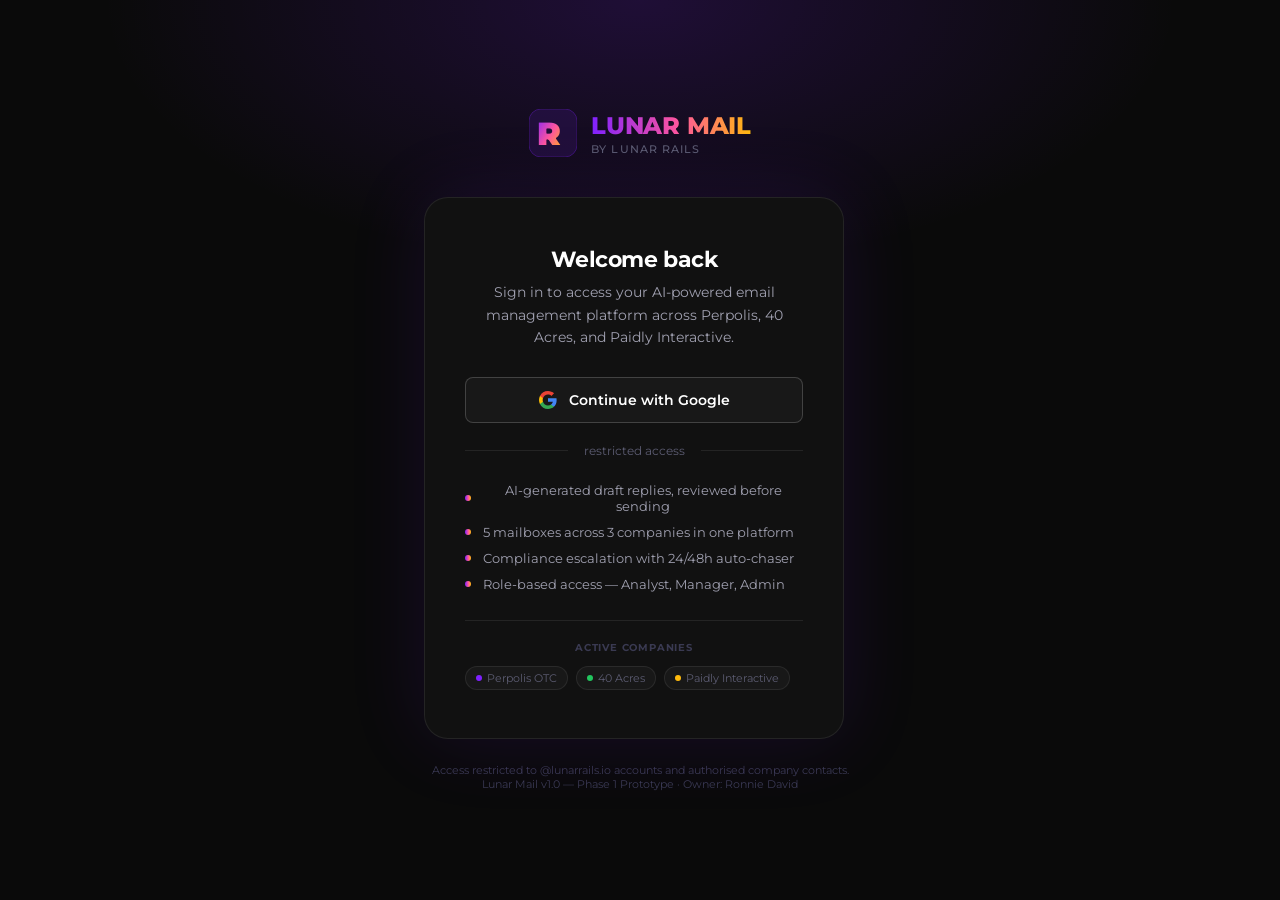
<file: index.html>
<!DOCTYPE html>
<html lang="en">
<head>
<meta charset="UTF-8"/>
<meta name="viewport" content="width=device-width, initial-scale=1.0"/>
<title>Lunar Mail — Sign In</title>
<link rel="stylesheet" href="css/main.css?v=3"/>
<style>
  .login-features { display: flex; flex-direction: column; gap: 10px; margin: 24px 0; }
  .login-feature { display: flex; align-items: center; gap: 12px; font-size: 13px; color: var(--text-sec); }
  .login-feature-dot { width: 6px; height: 6px; border-radius: 50%; background: var(--grad); flex-shrink: 0; }
  .login-companies { display: flex; gap: 8px; flex-wrap: wrap; margin-top: 28px; padding-top: 20px; border-top: 1px solid var(--border); }
  .co-chip { display: flex; align-items: center; gap: 5px; padding: 4px 10px; border-radius: var(--r-full); background: var(--bg-elevated); border: 1px solid var(--border); font-size: 11px; color: var(--text-muted); }
  .co-chip-dot { width: 6px; height: 6px; border-radius: 50%; }
  .stars { position: fixed; inset: 0; pointer-events: none; overflow: hidden; }
  .star { position: absolute; width: 2px; height: 2px; background: white; border-radius: 50%; opacity: 0; animation: twinkle var(--dur) ease-in-out infinite; }
</style>
</head>
<body>

<!-- Background orbs -->
<div class="bg-orb orb-purple"></div>
<div class="bg-orb orb-pink"></div>

<!-- Starfield -->
<div class="stars" id="stars"></div>

<div class="login-page">
  <div style="position:absolute;top:0;left:0;right:0;bottom:0;background:radial-gradient(ellipse 70% 50% at 50% 0%, rgba(127,33,255,0.18) 0%, transparent 60%);pointer-events:none;"></div>

  <div style="text-align:center; position:relative; z-index:1; width:100%; max-width:480px; padding: 0 24px;">

    <!-- Logo -->
    <div style="display:flex;align-items:center;justify-content:center;gap:14px;margin-bottom:40px;" class="animate-in">
      <svg width="48" height="48" viewBox="0 0 48 48" fill="none" xmlns="http://www.w3.org/2000/svg">
        <defs>
          <linearGradient id="logo-grad" x1="0%" y1="0%" x2="100%" y2="100%">
            <stop offset="0%" stop-color="#7F21FF"/>
            <stop offset="55%" stop-color="#FF569D"/>
            <stop offset="100%" stop-color="#FFBA0D"/>
          </linearGradient>
        </defs>
        <rect width="48" height="48" rx="12" fill="rgba(127,33,255,0.12)"/>
        <rect width="48" height="48" rx="12" stroke="rgba(127,33,255,0.3)" stroke-width="1" fill="none"/>
        <text x="8" y="36" font-family="Satoshi,Montserrat,Arial,sans-serif" font-weight="900" font-size="32" fill="url(#logo-grad)">R</text>
      </svg>
      <div style="text-align:left;">
        <div style="font-size:24px;font-weight:800;letter-spacing:-0.01em;background:var(--grad);-webkit-background-clip:text;background-clip:text;-webkit-text-fill-color:transparent;">LUNAR MAIL</div>
        <div style="font-size:11px;font-weight:500;letter-spacing:0.1em;text-transform:uppercase;color:var(--text-muted);margin-top:2px;">by Lunar Rails</div>
      </div>
    </div>

    <!-- Login Card -->
    <div class="login-card animate-in delay-1">
      <div style="margin-bottom:28px;">
        <h1 style="font-size:22px;font-weight:700;letter-spacing:-0.02em;margin-bottom:8px;">Welcome back</h1>
        <p style="font-size:14px;color:var(--text-sec);line-height:1.6;">Sign in to access your AI-powered email management platform across Perpolis, 40 Acres, and Paidly Interactive.</p>
      </div>

      <a href="dashboard.html" class="google-btn">
        <svg width="18" height="18" viewBox="0 0 18 18" fill="none">
          <path d="M17.64 9.2c0-.637-.057-1.251-.164-1.84H9v3.481h4.844c-.209 1.125-.843 2.078-1.796 2.717v2.258h2.908c1.702-1.566 2.684-3.874 2.684-6.615z" fill="#4285F4"/>
          <path d="M9 18c2.43 0 4.467-.806 5.956-2.18l-2.908-2.259c-.806.54-1.837.86-3.048.86-2.344 0-4.328-1.584-5.036-3.711H.957v2.332A8.997 8.997 0 009 18z" fill="#34A853"/>
          <path d="M3.964 10.71A5.41 5.41 0 013.682 9c0-.593.102-1.17.282-1.71V4.958H.957A8.996 8.996 0 000 9c0 1.452.348 2.827.957 4.042l3.007-2.332z" fill="#FBBC05"/>
          <path d="M9 3.58c1.321 0 2.508.454 3.44 1.345l2.582-2.58C13.463.891 11.426 0 9 0A8.997 8.997 0 00.957 4.958L3.964 7.29C4.672 5.163 6.656 3.58 9 3.58z" fill="#EA4335"/>
        </svg>
        Continue with Google
      </a>

      <div class="login-divider">restricted access</div>

      <div class="login-features">
        <div class="login-feature"><div class="login-feature-dot"></div>AI-generated draft replies, reviewed before sending</div>
        <div class="login-feature"><div class="login-feature-dot"></div>5 mailboxes across 3 companies in one platform</div>
        <div class="login-feature"><div class="login-feature-dot"></div>Compliance escalation with 24/48h auto-chaser</div>
        <div class="login-feature"><div class="login-feature-dot"></div>Role-based access — Analyst, Manager, Admin</div>
      </div>

      <div class="login-companies">
        <div style="font-size:10px;font-weight:700;letter-spacing:0.08em;text-transform:uppercase;color:var(--text-dim);width:100%;margin-bottom:4px;">Active companies</div>
        <div class="co-chip"><div class="co-chip-dot" style="background:#7F21FF;"></div>Perpolis OTC</div>
        <div class="co-chip"><div class="co-chip-dot" style="background:#22C55E;"></div>40 Acres</div>
        <div class="co-chip"><div class="co-chip-dot" style="background:#FFBA0D;"></div>Paidly Interactive</div>
      </div>
    </div>

    <!-- Footer note -->
    <p style="margin-top:24px;font-size:11px;color:var(--text-dim);" class="animate-in delay-2">
      Access restricted to @lunarrails.io accounts and authorised company contacts.<br>
      Lunar Mail v1.0 — Phase 1 Prototype · Owner: Ronnie David
    </p>
  </div>
</div>

<script src="js/app.js?v=3"></script>
<script>
  // Generate starfield
  const stars = document.getElementById('stars');
  for (let i = 0; i < 80; i++) {
    const s = document.createElement('div');
    s.className = 'star';
    s.style.cssText = `
      left: ${Math.random()*100}%;
      top: ${Math.random()*100}%;
      opacity: ${Math.random()*0.6};
      width: ${Math.random()*2+1}px;
      height: ${Math.random()*2+1}px;
      animation-duration: ${Math.random()*4+2}s;
      animation-delay: ${Math.random()*3}s;
    `;
    stars.appendChild(s);
  }
</script>
</body>
</html>
</file>
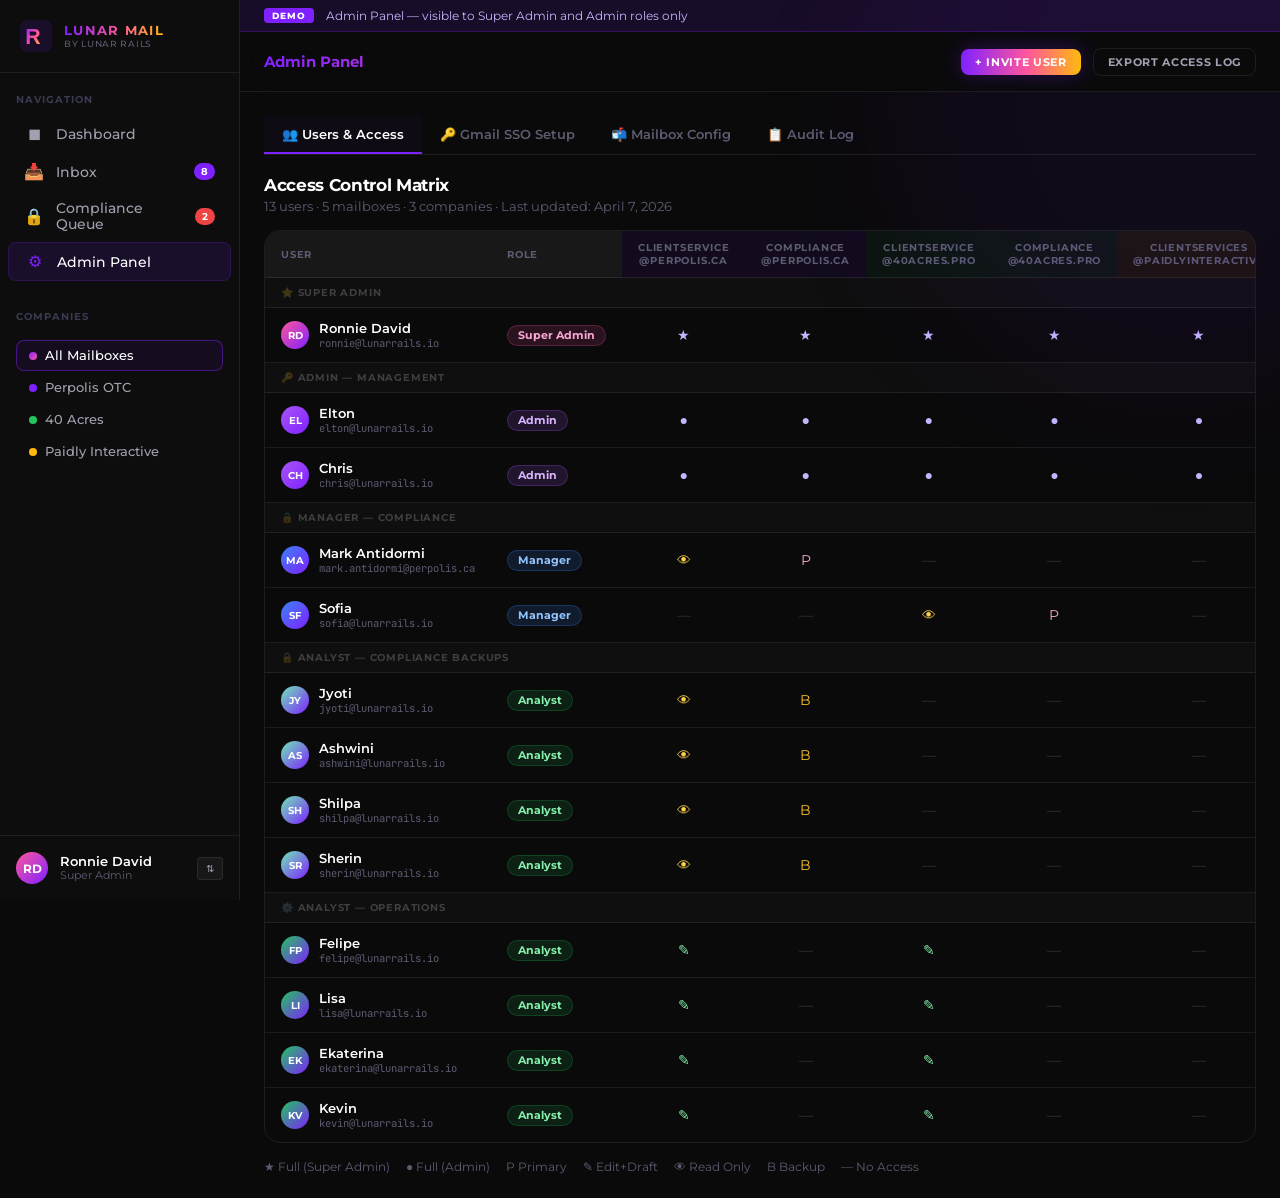
<file: admin.html>
<!DOCTYPE html>
<html lang="en">
<head>
<meta charset="UTF-8"/>
<meta name="viewport" content="width=device-width, initial-scale=1.0"/>
<title>Lunar Mail — Admin Panel</title>
<link rel="stylesheet" href="css/main.css?v=3"/>
<style>
  .admin-tabs { display:flex; border-bottom:1px solid var(--border); margin-bottom:20px; flex-wrap:wrap; }
  .admin-tab { padding:10px 18px; font-size:13px; font-weight:600; color:var(--text-muted); cursor:pointer; border-bottom:2px solid transparent; transition:all 0.15s ease; white-space:nowrap; }
  .admin-tab:hover { color:var(--text); background:rgba(255,255,255,0.02); }
  .admin-tab.active { color:var(--text); border-bottom-color:var(--purple); background:rgba(127,33,255,0.04); }
  .tab-panel { display:none !important; }
  .tab-panel.active { display:block !important; }
  .page-body { overflow-y:auto; }
  .user-row td { vertical-align:middle; }
  .invite-box { background:rgba(127,33,255,0.06); border:1px solid rgba(127,33,255,0.2); border-radius:var(--r-xl); padding:20px 22px; margin-bottom:20px; }
  .sso-step { display:flex; align-items:flex-start; gap:12px; padding:10px 0; border-bottom:1px solid var(--border); }
  .sso-step:last-child { border-bottom:none; }
  .step-num-badge { width:24px; height:24px; border-radius:50%; background:var(--grad); display:flex; align-items:center; justify-content:center; font-size:11px; font-weight:700; color:white; flex-shrink:0; }
</style>
</head>
<body>
<div class="bg-orb orb-purple"></div>
<div class="sidebar-overlay" id="sidebar-overlay" onclick="toggleMobileSidebar()"></div>
<div class="app-shell">
  <aside class="sidebar">
    <div class="sidebar-logo">
      <div class="logo-mark">
        <svg width="32" height="32" viewBox="0 0 48 48" fill="none">
          <defs><linearGradient id="lg" x1="0%" y1="0%" x2="100%" y2="100%"><stop offset="0%" stop-color="#7F21FF"/><stop offset="55%" stop-color="#FF569D"/><stop offset="100%" stop-color="#FFBA0D"/></linearGradient></defs>
          <rect width="48" height="48" rx="10" fill="rgba(127,33,255,0.12)"/>
          <text x="8" y="36" font-family="Satoshi,Arial,sans-serif" font-weight="900" font-size="32" fill="url(#lg)">R</text>
        </svg>
      </div>
      <div class="logo-wordmark"><div class="logo-product">Lunar Mail</div><div class="logo-by">by Lunar Rails</div></div>
    </div>
    <div class="sidebar-section">Navigation</div>
    <nav>
      <div class="nav-item" data-page="dashboard" onclick="navigate('dashboard')"><span class="nav-icon">◼</span>Dashboard</div>
      <div class="nav-item" data-page="inbox" onclick="navigate('inbox')"><span class="nav-icon">📥</span>Inbox<span class="nav-badge">8</span></div>
      <div class="nav-item" data-page="compliance" onclick="navigate('compliance')"><span class="nav-icon">🔒</span>Compliance Queue<span class="nav-badge red">2</span></div>
      <div class="nav-item active" data-page="admin" onclick="navigate('admin')"><span class="nav-icon">⚙</span>Admin Panel</div>
    </nav>
    <div class="sidebar-section" style="margin-top:8px;">Companies</div>
    <div class="company-filter">
      <button class="company-btn active"><span class="company-dot" style="background:linear-gradient(135deg,#7F21FF,#FF569D);"></span>All Mailboxes</button>
      <button class="company-btn"><span class="company-dot" style="background:#7F21FF;"></span>Perpolis OTC</button>
      <button class="company-btn"><span class="company-dot" style="background:#22C55E;"></span>40 Acres</button>
      <button class="company-btn"><span class="company-dot" style="background:#FFBA0D;"></span>Paidly Interactive</button>
    </div>
    <div class="sidebar-user">
      <div class="user-avatar" id="sidebar-avatar" style="background:linear-gradient(135deg,#FF569D,#7F21FF);">RD</div>
      <div class="user-info"><div class="user-name" id="sidebar-user-name">Ronnie David</div><div class="user-role" id="sidebar-user-role">Super Admin</div></div>
      <button class="role-switcher" onclick="openRoleSwitcher()">⇅</button>
    </div>
  </aside>

  <div class="main-content">
    <div class="demo-banner">
      <span class="demo-badge">Demo</span>
      <span id="demo-user-label">Admin Panel — visible to Super Admin and Admin roles only</span>
    </div>
    <div class="topbar">
      <button class="topbar-hamburger" onclick="toggleMobileSidebar()" aria-label="Menu">☰</button>
      <div class="topbar-title grad-text">Admin Panel</div>
      <div class="topbar-actions">
        <button class="btn btn-primary btn-sm">+ Invite User</button>
        <button class="btn btn-ghost btn-sm">Export Access Log</button>
      </div>
    </div>

    <div class="page-body">

      <!-- Tabs -->
      <div class="admin-tabs">
        <div class="admin-tab active" onclick="showTab('users',this)">👥 Users & Access</div>
        <div class="admin-tab" onclick="showTab('sso',this)">🔑 Gmail SSO Setup</div>
        <div class="admin-tab" onclick="showTab('mailboxes',this)">📬 Mailbox Config</div>
        <div class="admin-tab" onclick="showTab('audit',this)">📋 Audit Log</div>
      </div>

      <!-- USERS TAB -->
      <div class="tab-panel active" id="tab-users">
        <div class="page-header" style="margin-bottom:16px;">
          <div class="page-header-left">
            <h1 style="font-size:17px;">Access Control Matrix</h1>
            <p>13 users · 5 mailboxes · 3 companies · Last updated: April 7, 2026</p>
          </div>
        </div>

        <div style="overflow-x:auto;border-radius:var(--r-xl);border:1px solid var(--border);">
          <table class="access-matrix-table">
            <thead>
              <tr>
                <th style="min-width:190px;">User</th>
                <th style="min-width:130px;">Role</th>
                <th style="text-align:center;min-width:90px;background:rgba(127,33,255,0.08);">clientservice<br>@perpolis.ca</th>
                <th style="text-align:center;min-width:90px;background:rgba(127,33,255,0.08);">compliance<br>@perpolis.ca</th>
                <th style="text-align:center;min-width:90px;background:rgba(34,197,94,0.06);">clientservice<br>@40acres.pro</th>
                <th style="text-align:center;min-width:90px;background:rgba(34,197,94,0.06);">compliance<br>@40acres.pro</th>
                <th style="text-align:center;min-width:100px;background:rgba(255,186,13,0.06);">clientservices<br>@paidlyinteractive</th>
                <th>Actions</th>
              </tr>
            </thead>
            <tbody id="user-table"></tbody>
          </table>
        </div>

        <div style="margin-top:16px;display:flex;gap:16px;flex-wrap:wrap;font-size:12px;color:var(--text-muted);">
          <span>★ Full (Super Admin)</span>
          <span>● Full (Admin)</span>
          <span>P Primary</span>
          <span>✎ Edit+Draft</span>
          <span>👁 Read Only</span>
          <span>B Backup</span>
          <span>— No Access</span>
        </div>
      </div>

      <!-- SSO TAB -->
      <div class="tab-panel" id="tab-sso">
        <div class="invite-box">
          <div style="display:flex;align-items:center;gap:12px;margin-bottom:12px;">
            <div style="font-size:24px;">🔑</div>
            <div>
              <div style="font-size:15px;font-weight:700;margin-bottom:3px;">Gmail SSO — Invite Flow</div>
              <div style="font-size:13px;color:var(--text-sec);">All 13 users authenticate via their @lunarrails.io or authorised Google accounts. No passwords needed.</div>
            </div>
          </div>
        </div>

        <div class="grid-2" style="gap:20px;margin-bottom:20px;">
          <div class="card-flat">
            <div style="font-size:14px;font-weight:700;margin-bottom:14px;">📋 Notion — Google SSO</div>
            <div class="sso-step"><div class="step-num-badge">1</div><div style="font-size:13px;color:var(--text-sec);">Go to Notion workspace → Settings → Identity & Provisioning</div></div>
            <div class="sso-step"><div class="step-num-badge">2</div><div style="font-size:13px;color:var(--text-sec);">Enable Google Workspace login, link lunarrails.io domain</div></div>
            <div class="sso-step"><div class="step-num-badge">3</div><div style="font-size:13px;color:var(--text-sec);">Invite each user by email — they receive an invite link</div></div>
            <div class="sso-step"><div class="step-num-badge">4</div><div style="font-size:13px;color:var(--text-sec);">User clicks → "Continue with Google" → auto-joined with correct role</div></div>
            <div style="margin-top:12px;"><span class="badge badge-approved">✅ Native Google SSO — No extra cost</span></div>
          </div>
          <div class="card-flat">
            <div style="font-size:14px;font-weight:700;margin-bottom:14px;">📧 Front — Google SSO</div>
            <div class="sso-step"><div class="step-num-badge">1</div><div style="font-size:13px;color:var(--text-sec);">Front Settings → Company → Security → Enable SSO → Google</div></div>
            <div class="sso-step"><div class="step-num-badge">2</div><div style="font-size:13px;color:var(--text-sec);">Authorise Front to connect to lunarrails.io Google Workspace</div></div>
            <div class="sso-step"><div class="step-num-badge">3</div><div style="font-size:13px;color:var(--text-sec);">Create Teams: Perpolis, 40 Acres, Paidly (one per company)</div></div>
            <div class="sso-step"><div class="step-num-badge">4</div><div style="font-size:13px;color:var(--text-sec);">Invite users to the correct Team → invite email auto-sent</div></div>
            <div style="margin-top:12px;"><span class="badge badge-approved">✅ Supported on all paid plans</span></div>
          </div>
          <div class="card-flat">
            <div style="font-size:14px;font-weight:700;margin-bottom:14px;">💬 Slack — User Mapping</div>
            <div class="sso-step"><div class="step-num-badge">1</div><div style="font-size:13px;color:var(--text-sec);">Confirm all 13 users are on the Lunar Rails Slack workspace</div></div>
            <div class="sso-step"><div class="step-num-badge">2</div><div style="font-size:13px;color:var(--text-sec);">Retrieve each user's Slack User ID for Make.com @mentions</div></div>
            <div class="sso-step"><div class="step-num-badge">3</div><div style="font-size:13px;color:var(--text-sec);">Create company channels: #perpolis-compliance, #40acres-compliance</div></div>
            <div class="sso-step"><div class="step-num-badge">4</div><div style="font-size:13px;color:var(--text-sec);">Provide Slack channel names to Ron for Make.com setup</div></div>
            <div style="margin-top:12px;"><span class="badge badge-pending">⚠ Channel names TBC from Ron</span></div>
          </div>
          <div class="card-flat">
            <div style="font-size:14px;font-weight:700;margin-bottom:14px;">🌐 Lunar Mail Portal — SSO (Phase 4)</div>
            <div class="sso-step"><div class="step-num-badge">1</div><div style="font-size:13px;color:var(--text-sec);">Portal uses Google OAuth 2.0 restricted to lunarrails.io domain</div></div>
            <div class="sso-step"><div class="step-num-badge">2</div><div style="font-size:13px;color:var(--text-sec);">User visits portal URL → "Sign in with Google" button</div></div>
            <div class="sso-step"><div class="step-num-badge">3</div><div style="font-size:13px;color:var(--text-sec);">Google verifies account → portal loads correct role view automatically</div></div>
            <div class="sso-step"><div class="step-num-badge">4</div><div style="font-size:13px;color:var(--text-sec);">No passwords or manual account creation — fully automatic</div></div>
            <div style="margin-top:12px;"><span class="badge badge-draft">🔧 To implement in Phase 4</span></div>
          </div>
        </div>
      </div>

      <!-- MAILBOXES TAB -->
      <div class="tab-panel" id="tab-mailboxes">
        <div style="display:flex;flex-direction:column;gap:14px;">
          <div class="card-flat" style="border-color:rgba(127,33,255,0.25);">
            <div style="display:flex;align-items:center;gap:14px;margin-bottom:14px;">
              <div style="width:10px;height:10px;border-radius:50%;background:#7F21FF;"></div>
              <div style="font-size:15px;font-weight:700;">clientservice@perpolis.ca</div>
              <span class="badge badge-approved">Live — Phase 1</span>
              <span class="badge badge-perpolis">Perpolis OTC</span>
            </div>
            <div class="grid-2" style="gap:10px;font-size:12.5px;color:var(--text-sec);">
              <div>Make.com Blueprint: <strong style="color:var(--text);">EDRA_Make_Blueprint.json ✓</strong></div>
              <div>Notion DB: <strong style="color:var(--text);">Live & seeded (7 emails)</strong></div>
              <div>Front API: <strong style="color:#fcd34d;">Token needed</strong></div>
              <div>Slack Webhook: <strong style="color:#fcd34d;">Channel name TBC</strong></div>
              <div>Claude API: <strong style="color:#fcd34d;">Key needed</strong></div>
              <div>Shadow Test: <strong style="color:#fcd34d;">Pending</strong></div>
            </div>
          </div>
          <div class="card-flat" style="border-color:rgba(239,68,68,0.2);">
            <div style="display:flex;align-items:center;gap:14px;margin-bottom:10px;">
              <div style="width:10px;height:10px;border-radius:50%;background:#EF4444;"></div>
              <div style="font-size:15px;font-weight:700;">compliance@perpolis.ca</div>
              <span class="badge badge-draft">Phase 2</span>
              <span class="badge badge-perpolis">Perpolis OTC</span>
            </div>
            <div style="font-size:12.5px;color:var(--text-muted);">Reuses Perpolis credentials. Main work: prompt tuning + stricter escalation logic. Est. setup: ~3–4h after Phase 1 live.</div>
          </div>
          <div class="card-flat" style="border-color:rgba(34,197,94,0.15);">
            <div style="display:flex;align-items:center;gap:14px;margin-bottom:10px;">
              <div style="width:10px;height:10px;border-radius:50%;background:#22C55E;"></div>
              <div style="font-size:15px;font-weight:700;">clientservice@40acres.pro</div>
              <span class="badge badge-draft">Phase 3</span>
              <span class="badge badge-acres">40 Acres</span>
            </div>
            <div style="font-size:12.5px;color:var(--text-muted);">New Notion workspace + Make scenario. Needs ~10 sample 40 Acres emails for AI training. Est. setup: ~5–7h.</div>
          </div>
          <div class="card-flat" style="border-color:rgba(34,197,94,0.1);">
            <div style="display:flex;align-items:center;gap:14px;margin-bottom:10px;">
              <div style="width:10px;height:10px;border-radius:50%;background:#10b981;"></div>
              <div style="font-size:15px;font-weight:700;">compliance@40acres.pro</div>
              <span class="badge badge-draft">Phase 3b</span>
              <span class="badge badge-acres">40 Acres</span>
            </div>
            <div style="font-size:12.5px;color:var(--text-muted);">Alongside Phase 3 — stricter escalation, Sofia as primary. No backup contacts defined yet.</div>
          </div>
          <div class="card-flat" style="border-color:rgba(255,186,13,0.15);">
            <div style="display:flex;align-items:center;gap:14px;margin-bottom:10px;">
              <div style="width:10px;height:10px;border-radius:50%;background:#FFBA0D;"></div>
              <div style="font-size:15px;font-weight:700;">clientservices@paidlyinteractive.tech</div>
              <span class="badge badge-archived">Phase 4</span>
              <span class="badge badge-paidly">Paidly Interactive</span>
            </div>
            <div style="font-size:12.5px;color:var(--text-muted);">Access: Ronnie David + Admin tier only. New Notion workspace. Needs sample emails. Est. setup: ~4–6h.</div>
          </div>
        </div>
      </div>

      <!-- AUDIT LOG TAB -->
      <div class="tab-panel" id="tab-audit">
        <div class="card-flat">
          <div class="timeline" id="audit-timeline"></div>
        </div>
      </div>

    </div>
  </div>
</div>

<script src="js/app.js?v=3"></script>
<script>
function showTab(tab, btn) {
  document.querySelectorAll('.tab-panel').forEach(p => p.classList.remove('active'));
  document.querySelectorAll('.admin-tab').forEach(b => b.classList.remove('active'));
  const panel = document.getElementById('tab-' + tab);
  if (panel) panel.classList.add('active');
  if (btn) btn.classList.add('active');
}

// Role gate — non-admins redirected away from admin page
(function checkAdminAccess() {
  const u = getCurrentUser ? getCurrentUser() : null;
  if (u && u.role !== 'Super Admin' && u.role !== 'Admin') {
    const banner = document.getElementById('demo-user-label');
    if (banner) banner.innerHTML = `⚠ Admin Panel — restricted to Admin roles. Viewing as <strong>${u.name} (${u.role})</strong> — read-only.`;
    // Disable destructive buttons for non-admins
    document.querySelectorAll('.btn-primary').forEach(b => { b.disabled = true; b.title = 'Admin access required'; b.style.opacity='0.4'; });
  }
})()

// User table data
const USER_MATRIX = [
  { key:'ron',      ac:['★','★','★','★','★'] },
  { key:'elton',    ac:['●','●','●','●','●'] },
  { key:'chris',    ac:['●','●','●','●','●'] },
  { key:'mark',     ac:['👁','P','—','—','—'] },
  { key:'sofia',    ac:['—','—','👁','P','—'] },
  { key:'jyoti',    ac:['👁','B','—','—','—'] },
  { key:'ashwini',  ac:['👁','B','—','—','—'] },
  { key:'shilpa',   ac:['👁','B','—','—','—'] },
  { key:'sherin',   ac:['👁','B','—','—','—'] },
  { key:'felipe',   ac:['✎','—','✎','—','—'] },
  { key:'lisa',     ac:['✎','—','✎','—','—'] },
  { key:'ekaterina',ac:['✎','—','✎','—','—'] },
  { key:'kevin',    ac:['✎','—','✎','—','—'] },
];

const AC_CLASS = {'★':'ac-full','●':'ac-full','P':'ac-primary','✎':'ac-edit','👁':'ac-read','B':'ac-backup','—':'ac-none'};

const DEPT_HEADERS = { ron:'⭐ Super Admin', elton:'🔑 Admin — Management', mark:'🔒 Manager — Compliance', jyoti:'🔒 Analyst — Compliance Backups', felipe:'⚙️ Analyst — Operations' };

const tbody = document.getElementById('user-table');
let lastDept = '';

USER_MATRIX.forEach(row => {
  const u = USERS[row.key];
  if (!u) return;
  const deptLabel = DEPT_HEADERS[row.key];
  if (deptLabel) {
    tbody.innerHTML += `<tr><td colspan="8" style="padding:8px 16px;font-size:10px;font-weight:700;letter-spacing:0.08em;text-transform:uppercase;color:rgba(255,255,255,0.2);background:rgba(255,255,255,0.02);">${deptLabel}</td></tr>`;
  }
  const roleCls = { 'Super Admin':'role-superadmin', 'Admin':'role-admin', 'Manager':'role-manager', 'Analyst':'role-analyst' }[u.role] || 'role-analyst';
  tbody.innerHTML += `<tr>
    <td>
      <div style="display:flex;align-items:center;gap:10px;">
        <div class="user-avatar" style="width:28px;height:28px;font-size:10px;background:linear-gradient(135deg,${u.color},#7F21FF);">${u.initials}</div>
        <div>
          <div style="font-size:13px;font-weight:600;">${u.name}</div>
          <div style="font-size:10.5px;color:var(--text-muted);font-family:var(--mono);">${u.email}</div>
        </div>
      </div>
    </td>
    <td><span class="role-pill ${roleCls}">${u.role}</span></td>
    ${row.ac.map(a => `<td class="ac"><span class="${AC_CLASS[a]||'ac-none'}">${a}</span></td>`).join('')}
    <td>
      <div style="display:flex;gap:6px;">
        <button class="btn btn-ghost btn-xs">Edit</button>
        <button class="btn btn-ghost btn-xs">Invite</button>
      </div>
    </td>
  </tr>`;
});

// Audit log
const AUDIT = [
  { icon:'✓', text:'<strong>Felipe</strong> approved reply → David Chen (OTC Inquiry) · clientservice@perpolis.ca', time:'Today 9:14 AM', color:'#22C55E' },
  { icon:'🤖', text:'AI generated draft for Sarah Whitmore KYC follow-up — 98% confidence', time:'Today 8:32 AM', color:'#7F21FF' },
  { icon:'🔒', text:'<strong>Compliance flag</strong> — AML Query routed to Mark Antidormi @perpolis-compliance', time:'Yesterday 8:15 AM', color:'#EF4444' },
  { icon:'✎', text:'<strong>Lisa</strong> edited AI draft for North Star LP onboarding', time:'Yesterday 4:12 PM', color:'#22C55E' },
  { icon:'🗃', text:'Spam auto-archived — promo@cryptonews-daily.io (99% confidence)', time:'Today 7:44 AM', color:'#6b7280' },
  { icon:'✓', text:'<strong>Mark</strong> resolved: LP Quarterly Compliance Report', time:'Monday 2:14 PM', color:'#22C55E' },
  { icon:'👤', text:'<strong>Ron</strong> updated access control — added 40 Acres compliance@40acres.pro mailbox', time:'Apr 7, 9:00 AM', color:'#FF569D' },
];

document.getElementById('audit-timeline').innerHTML = AUDIT.map(a => `
  <div class="tl-item">
    <div class="tl-dot" style="border-color:${a.color};background:${a.color}20;">${a.icon}</div>
    <div class="tl-body">
      <div class="tl-text">${a.text}</div>
      <div class="tl-time">${a.time}</div>
    </div>
  </div>
`).join('');
</script>
</body>
</html>
</file>
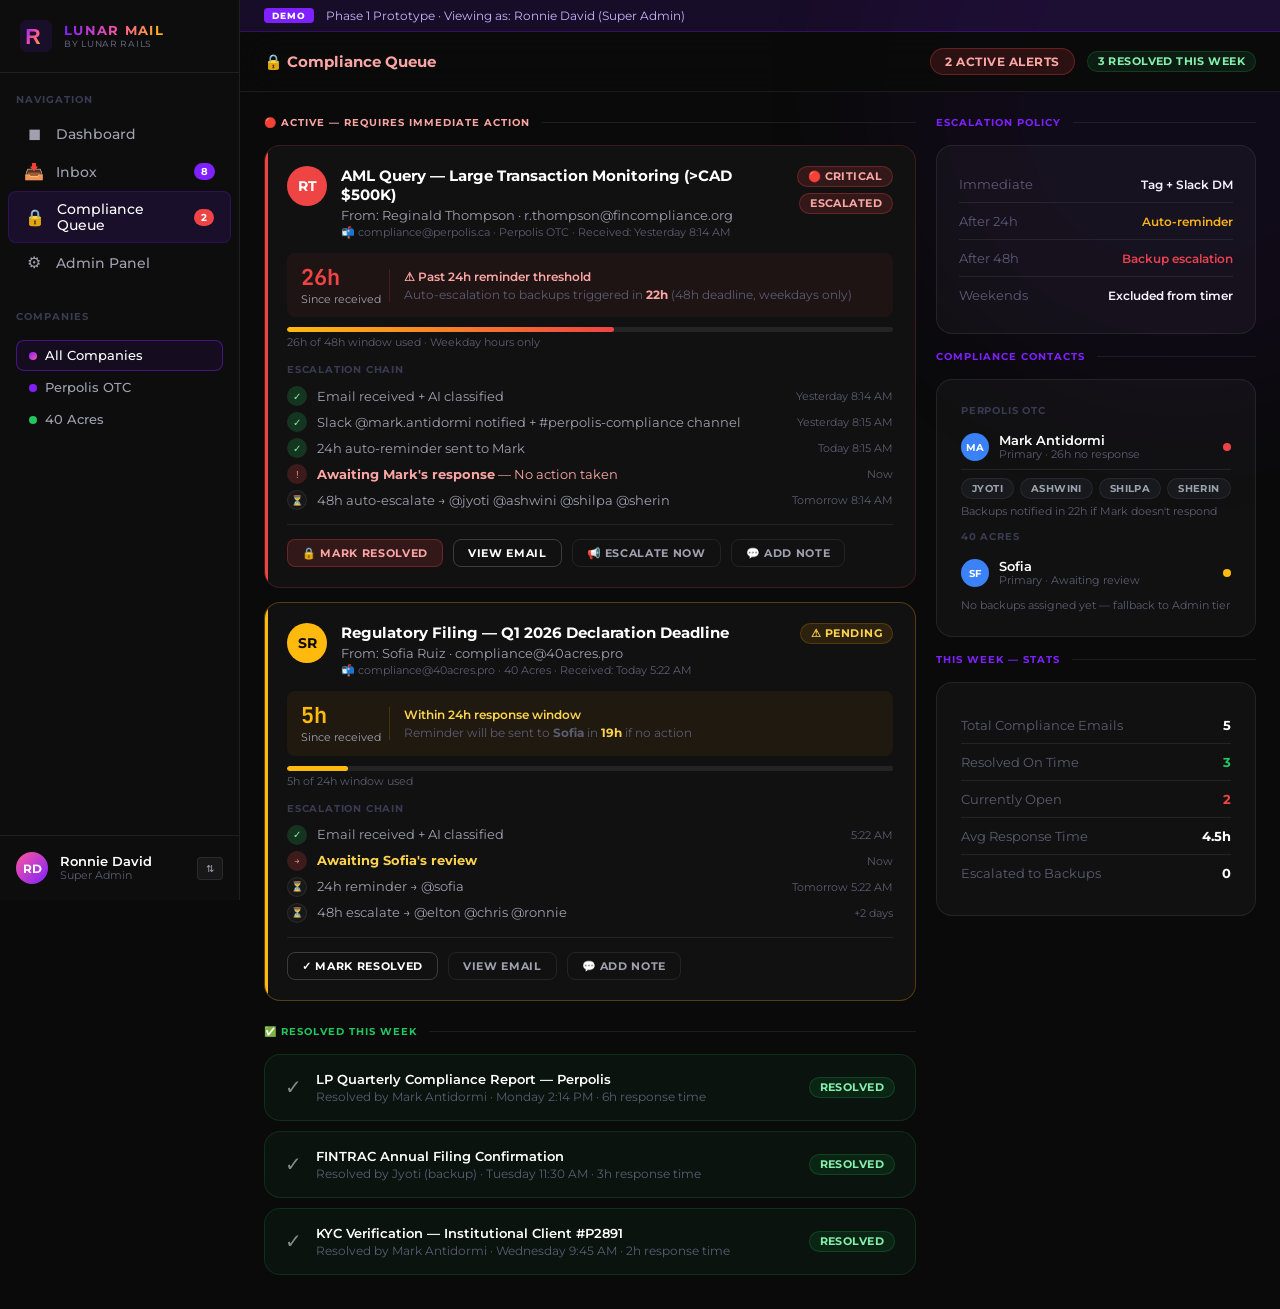
<file: compliance.html>
<!DOCTYPE html>
<html lang="en">
<head>
<meta charset="UTF-8"/>
<meta name="viewport" content="width=device-width, initial-scale=1.0"/>
<title>Lunar Mail — Compliance Queue</title>
<link rel="stylesheet" href="css/main.css?v=3"/>
<style>
  .comp-card { background:var(--bg-surface); border:1px solid rgba(239,68,68,0.2); border-radius:var(--r-xl); padding:20px 22px; margin-bottom:14px; position:relative; overflow:hidden; transition:all var(--base) ease; }
  .comp-card::before { content:''; position:absolute; left:0;top:0;bottom:0; width:3px; background:var(--error); }
  .comp-card:hover { border-color:rgba(239,68,68,0.4); box-shadow:0 0 20px rgba(239,68,68,0.08); }
  .comp-card.warning { border-color:rgba(245,158,11,0.3); }
  .comp-card.warning::before { background:var(--warning); }
  .comp-card.warning:hover { border-color:rgba(245,158,11,0.5); box-shadow:0 0 20px rgba(245,158,11,0.08); }
  .comp-header { display:flex; align-items:flex-start; gap:14px; margin-bottom:14px; }
  .comp-avatar { width:40px; height:40px; border-radius:50%; display:flex; align-items:center; justify-content:center; font-size:14px; font-weight:700; color:white; flex-shrink:0; }
  .comp-meta { flex:1; }
  .comp-subject { font-size:15px; font-weight:700; margin-bottom:4px; }
  .comp-from { font-size:12.5px; color:var(--text-sec); }
  .comp-company { font-size:11px; color:var(--text-muted); margin-top:2px; }
  .comp-timer { display:flex; align-items:center; gap:8px; margin-top:14px; padding:10px 14px; background:rgba(239,68,68,0.06); border-radius:var(--r-md); }
  .comp-timer.warn { background:rgba(245,158,11,0.06); }
  .timer-num { font-size:22px; font-weight:700; color:var(--error); font-family:var(--mono); }
  .timer-num.warn { color:var(--warning); }
  .timer-label { font-size:11px; color:var(--text-sec); line-height:1.4; }
  .progress-bar { height:5px; background:var(--border); border-radius:var(--r-full); margin:10px 0 0; overflow:hidden; }
  .progress-fill { height:100%; border-radius:var(--r-full); }
  .escalation-chain { display:flex; flex-direction:column; gap:6px; margin:14px 0; }
  .chain-step { display:flex; align-items:center; gap:10px; font-size:12.5px; }
  .chain-icon { width:20px; height:20px; border-radius:50%; display:flex; align-items:center; justify-content:center; font-size:10px; flex-shrink:0; }
  .chain-done { background:rgba(34,197,94,0.2); color:#86efac; }
  .chain-active { background:rgba(239,68,68,0.2); color:#fca5a5; animation:pulse-glow 2s infinite; }
  .chain-pending { background:var(--bg-elevated); color:var(--text-muted); border:1px solid var(--border); }
  .chain-text { color:var(--text-sec); }
  .chain-time { margin-left:auto; font-size:11px; color:var(--text-muted); }
  .comp-actions { display:flex; gap:10px; margin-top:14px; padding-top:14px; border-top:1px solid var(--border); flex-wrap:wrap; }
  .resolved-card { background:rgba(34,197,94,0.05); border:1px solid rgba(34,197,94,0.15); border-radius:var(--r-xl); padding:16px 20px; margin-bottom:10px; display:flex; align-items:center; gap:14px; }
  .policy-box { background:var(--bg-surface); border:1px solid var(--border); border-radius:var(--r-xl); padding:20px 22px; }
  .policy-row { display:flex; align-items:center; justify-content:space-between; padding:10px 0; border-bottom:1px solid var(--border); font-size:13px; }
  .policy-row:last-child { border-bottom:none; }
</style>
</head>
<body>
<div class="bg-orb orb-purple"></div>
<div class="sidebar-overlay" id="sidebar-overlay" onclick="toggleMobileSidebar()"></div>
<div class="app-shell">

  <aside class="sidebar">
    <div class="sidebar-logo">
      <div class="logo-mark">
        <svg width="32" height="32" viewBox="0 0 48 48" fill="none">
          <defs><linearGradient id="lg" x1="0%" y1="0%" x2="100%" y2="100%"><stop offset="0%" stop-color="#7F21FF"/><stop offset="55%" stop-color="#FF569D"/><stop offset="100%" stop-color="#FFBA0D"/></linearGradient></defs>
          <rect width="48" height="48" rx="10" fill="rgba(127,33,255,0.12)"/>
          <text x="8" y="36" font-family="Satoshi,Arial,sans-serif" font-weight="900" font-size="32" fill="url(#lg)">R</text>
        </svg>
      </div>
      <div class="logo-wordmark"><div class="logo-product">Lunar Mail</div><div class="logo-by">by Lunar Rails</div></div>
    </div>
    <div class="sidebar-section">Navigation</div>
    <nav>
      <div class="nav-item" data-page="dashboard" onclick="navigate('dashboard')"><span class="nav-icon">◼</span>Dashboard</div>
      <div class="nav-item" data-page="inbox" onclick="navigate('inbox')"><span class="nav-icon">📥</span>Inbox<span class="nav-badge">8</span></div>
      <div class="nav-item active" data-page="compliance" onclick="navigate('compliance')"><span class="nav-icon">🔒</span>Compliance Queue<span class="nav-badge red">2</span></div>
      <div class="nav-item" data-page="admin" onclick="navigate('admin')"><span class="nav-icon">⚙</span>Admin Panel</div>
    </nav>
    <div class="sidebar-section" style="margin-top:8px;">Companies</div>
    <div class="company-filter">
      <button class="company-btn active"><span class="company-dot" style="background:linear-gradient(135deg,#7F21FF,#FF569D);"></span>All Companies</button>
      <button class="company-btn"><span class="company-dot" style="background:#7F21FF;"></span>Perpolis OTC</button>
      <button class="company-btn"><span class="company-dot" style="background:#22C55E;"></span>40 Acres</button>
    </div>
    <div class="sidebar-user">
      <div class="user-avatar" id="sidebar-avatar" style="background:linear-gradient(135deg,#FF569D,#7F21FF);">RD</div>
      <div class="user-info"><div class="user-name" id="sidebar-user-name">Ronnie David</div><div class="user-role" id="sidebar-user-role">Super Admin</div></div>
      <button class="role-switcher" onclick="openRoleSwitcher()">⇅</button>
    </div>
  </aside>

  <div class="main-content">
    <div class="demo-banner">
      <span class="demo-badge">Demo</span>
      <span>Phase 1 Prototype · <span id="demo-user-label">Viewing as: Ronnie David (Super Admin)</span></span>
    </div>
    <div class="topbar">
      <button class="topbar-hamburger" onclick="toggleMobileSidebar()" aria-label="Menu">☰</button>
      <div class="topbar-title" style="color:#fca5a5;">🔒 Compliance Queue</div>
      <div class="topbar-actions">
        <span class="badge badge-escalated" style="font-size:12px;padding:5px 14px;">2 Active Alerts</span>
        <span class="badge badge-approved">3 Resolved this week</span>
      </div>
    </div>

    <div class="page-body">
      <div style="display:grid;grid-template-columns:1fr 320px;gap:20px;">

        <!-- LEFT: Active Alerts -->
        <div>
          <div class="section-label" style="color:#fca5a5;">🔴 Active — Requires Immediate Action</div>

          <!-- Alert 1: CRITICAL - 26h -->
          <div class="comp-card">
            <div class="comp-header">
              <div class="comp-avatar" style="background:#EF4444;">RT</div>
              <div class="comp-meta">
                <div class="comp-subject">AML Query — Large Transaction Monitoring (>CAD $500K)</div>
                <div class="comp-from">From: Reginald Thompson · r.thompson@fincompliance.org</div>
                <div class="comp-company">📬 compliance@perpolis.ca · Perpolis OTC · Received: Yesterday 8:14 AM</div>
              </div>
              <div style="display:flex;flex-direction:column;gap:6px;align-items:flex-end;">
                <span class="badge badge-escalated">🔴 Critical</span>
                <span class="badge badge-escalated">Escalated</span>
              </div>
            </div>

            <div class="comp-timer">
              <div>
                <div class="timer-num">26h</div>
                <div class="timer-label">Since received</div>
              </div>
              <div style="flex:1;padding-left:14px;border-left:1px solid rgba(239,68,68,0.2);">
                <div style="font-size:12px;font-weight:600;color:#fca5a5;margin-bottom:4px;">⚠ Past 24h reminder threshold</div>
                <div style="font-size:11.5px;color:var(--text-muted);">Auto-escalation to backups triggered in <strong style="color:#fca5a5;">22h</strong> (48h deadline, weekdays only)</div>
              </div>
            </div>
            <div class="progress-bar">
              <div class="progress-fill" style="width:54%;background:linear-gradient(90deg,var(--warning),var(--error));"></div>
            </div>
            <div style="font-size:10.5px;color:var(--text-muted);margin-top:4px;">26h of 48h window used · Weekday hours only</div>

            <div class="escalation-chain">
              <div style="font-size:10px;font-weight:700;letter-spacing:0.08em;text-transform:uppercase;color:var(--text-dim);margin-bottom:4px;">Escalation Chain</div>
              <div class="chain-step"><div class="chain-icon chain-done">✓</div><span class="chain-text">Email received + AI classified</span><span class="chain-time">Yesterday 8:14 AM</span></div>
              <div class="chain-step"><div class="chain-icon chain-done">✓</div><span class="chain-text">Slack @mark.antidormi notified + #perpolis-compliance channel</span><span class="chain-time">Yesterday 8:15 AM</span></div>
              <div class="chain-step"><div class="chain-icon chain-done">✓</div><span class="chain-text">24h auto-reminder sent to Mark</span><span class="chain-time">Today 8:15 AM</span></div>
              <div class="chain-step"><div class="chain-icon chain-active">!</div><span class="chain-text" style="color:#fca5a5;"><strong>Awaiting Mark's response</strong> — No action taken</span><span class="chain-time">Now</span></div>
              <div class="chain-step"><div class="chain-icon chain-pending">⏳</div><span class="chain-text">48h auto-escalate → @jyoti @ashwini @shilpa @sherin</span><span class="chain-time">Tomorrow 8:14 AM</span></div>
            </div>

            <div class="comp-actions">
              <button class="btn btn-danger btn-sm">🔒 Mark Resolved</button>
              <button class="btn btn-secondary btn-sm" onclick="navigate('inbox')">View Email</button>
              <button class="btn btn-ghost btn-sm">📢 Escalate Now</button>
              <button class="btn btn-ghost btn-sm">💬 Add Note</button>
            </div>
          </div>

          <!-- Alert 2: WARNING - 5h -->
          <div class="comp-card warning">
            <div class="comp-header">
              <div class="comp-avatar" style="background:#FFBA0D;color:#0A0A0A;">SR</div>
              <div class="comp-meta">
                <div class="comp-subject">Regulatory Filing — Q1 2026 Declaration Deadline</div>
                <div class="comp-from">From: Sofia Ruiz · compliance@40acres.pro</div>
                <div class="comp-company">📬 compliance@40acres.pro · 40 Acres · Received: Today 5:22 AM</div>
              </div>
              <div style="display:flex;flex-direction:column;gap:6px;align-items:flex-end;">
                <span class="badge badge-pending">⚠ Pending</span>
              </div>
            </div>

            <div class="comp-timer warn">
              <div>
                <div class="timer-num warn">5h</div>
                <div class="timer-label">Since received</div>
              </div>
              <div style="flex:1;padding-left:14px;border-left:1px solid rgba(245,158,11,0.2);">
                <div style="font-size:12px;font-weight:600;color:#fcd34d;margin-bottom:4px;">Within 24h response window</div>
                <div style="font-size:11.5px;color:var(--text-muted);">Reminder will be sent to <strong>Sofia</strong> in <strong style="color:#fcd34d;">19h</strong> if no action</div>
              </div>
            </div>
            <div class="progress-bar">
              <div class="progress-fill" style="width:10%;background:var(--warning);"></div>
            </div>
            <div style="font-size:10.5px;color:var(--text-muted);margin-top:4px;">5h of 24h window used</div>

            <div class="escalation-chain">
              <div style="font-size:10px;font-weight:700;letter-spacing:0.08em;text-transform:uppercase;color:var(--text-dim);margin-bottom:4px;">Escalation Chain</div>
              <div class="chain-step"><div class="chain-icon chain-done">✓</div><span class="chain-text">Email received + AI classified</span><span class="chain-time">5:22 AM</span></div>
              <div class="chain-step"><div class="chain-icon chain-active">→</div><span class="chain-text" style="color:#fcd34d;"><strong>Awaiting Sofia's review</strong></span><span class="chain-time">Now</span></div>
              <div class="chain-step"><div class="chain-icon chain-pending">⏳</div><span class="chain-text">24h reminder → @sofia</span><span class="chain-time">Tomorrow 5:22 AM</span></div>
              <div class="chain-step"><div class="chain-icon chain-pending">⏳</div><span class="chain-text">48h escalate → @elton @chris @ronnie</span><span class="chain-time">+2 days</span></div>
            </div>

            <div class="comp-actions">
              <button class="btn btn-secondary btn-sm">✓ Mark Resolved</button>
              <button class="btn btn-ghost btn-sm">View Email</button>
              <button class="btn btn-ghost btn-sm">💬 Add Note</button>
            </div>
          </div>

          <!-- Resolved this week -->
          <div class="section-label" style="margin-top:24px;color:var(--success);">✅ Resolved This Week</div>
          <div class="resolved-card">
            <div style="font-size:20px;opacity:0.5;">✓</div>
            <div style="flex:1;">
              <div style="font-size:13px;font-weight:600;margin-bottom:2px;">LP Quarterly Compliance Report — Perpolis</div>
              <div style="font-size:12px;color:var(--text-muted);">Resolved by Mark Antidormi · Monday 2:14 PM · 6h response time</div>
            </div>
            <span class="badge badge-approved">Resolved</span>
          </div>
          <div class="resolved-card">
            <div style="font-size:20px;opacity:0.5;">✓</div>
            <div style="flex:1;">
              <div style="font-size:13px;font-weight:600;margin-bottom:2px;">FINTRAC Annual Filing Confirmation</div>
              <div style="font-size:12px;color:var(--text-muted);">Resolved by Jyoti (backup) · Tuesday 11:30 AM · 3h response time</div>
            </div>
            <span class="badge badge-approved">Resolved</span>
          </div>
          <div class="resolved-card">
            <div style="font-size:20px;opacity:0.5;">✓</div>
            <div style="flex:1;">
              <div style="font-size:13px;font-weight:600;margin-bottom:2px;">KYC Verification — Institutional Client #P2891</div>
              <div style="font-size:12px;color:var(--text-muted);">Resolved by Mark Antidormi · Wednesday 9:45 AM · 2h response time</div>
            </div>
            <span class="badge badge-approved">Resolved</span>
          </div>
        </div>

        <!-- RIGHT: Policy + Contacts -->
        <div>
          <div class="section-label">Escalation Policy</div>
          <div class="policy-box" style="margin-bottom:16px;">
            <div class="policy-row">
              <span style="color:var(--text-muted);">Immediate</span>
              <span style="font-size:12px;font-weight:600;">Tag + Slack DM</span>
            </div>
            <div class="policy-row">
              <span style="color:var(--text-muted);">After 24h</span>
              <span style="font-size:12px;font-weight:600;color:var(--warning);">Auto-reminder</span>
            </div>
            <div class="policy-row">
              <span style="color:var(--text-muted);">After 48h</span>
              <span style="font-size:12px;font-weight:600;color:var(--error);">Backup escalation</span>
            </div>
            <div class="policy-row">
              <span style="color:var(--text-muted);">Weekends</span>
              <span style="font-size:12px;font-weight:600;">Excluded from timer</span>
            </div>
          </div>

          <div class="section-label">Compliance Contacts</div>
          <div class="card-flat" style="margin-bottom:16px;">
            <div style="margin-bottom:12px;">
              <div style="font-size:10px;font-weight:700;letter-spacing:0.08em;text-transform:uppercase;color:var(--text-dim);margin-bottom:8px;">Perpolis OTC</div>
              <div style="display:flex;align-items:center;gap:10px;padding:8px 0;border-bottom:1px solid var(--border);">
                <div class="user-avatar" style="width:28px;height:28px;font-size:10px;background:#3b82f6;">MA</div>
                <div style="flex:1;"><div style="font-size:12.5px;font-weight:600;">Mark Antidormi</div><div style="font-size:10.5px;color:var(--text-muted);">Primary · 26h no response</div></div>
                <span style="width:8px;height:8px;border-radius:50%;background:#EF4444;display:inline-block;animation:pulse-glow 2s infinite;"></span>
              </div>
              <div style="display:flex;flex-wrap:wrap;gap:6px;padding-top:8px;">
                <span class="badge badge-archived" style="font-size:10px;">Jyoti</span>
                <span class="badge badge-archived" style="font-size:10px;">Ashwini</span>
                <span class="badge badge-archived" style="font-size:10px;">Shilpa</span>
                <span class="badge badge-archived" style="font-size:10px;">Sherin</span>
              </div>
              <div style="font-size:10.5px;color:var(--text-muted);margin-top:6px;">Backups notified in 22h if Mark doesn't respond</div>
            </div>
            <div>
              <div style="font-size:10px;font-weight:700;letter-spacing:0.08em;text-transform:uppercase;color:var(--text-dim);margin-bottom:8px;">40 Acres</div>
              <div style="display:flex;align-items:center;gap:10px;padding:8px 0;">
                <div class="user-avatar" style="width:28px;height:28px;font-size:10px;background:#3b82f6;">SF</div>
                <div style="flex:1;"><div style="font-size:12.5px;font-weight:600;">Sofia</div><div style="font-size:10.5px;color:var(--text-muted);">Primary · Awaiting review</div></div>
                <span style="width:8px;height:8px;border-radius:50%;background:var(--warning);display:inline-block;"></span>
              </div>
              <div style="font-size:10.5px;color:var(--text-muted);padding-top:4px;">No backups assigned yet — fallback to Admin tier</div>
            </div>
          </div>

          <div class="section-label">This Week — Stats</div>
          <div class="card-flat">
            <div class="policy-row"><span style="color:var(--text-muted);">Total Compliance Emails</span><span style="font-weight:700;">5</span></div>
            <div class="policy-row"><span style="color:var(--text-muted);">Resolved On Time</span><span style="font-weight:700;color:var(--success);">3</span></div>
            <div class="policy-row"><span style="color:var(--text-muted);">Currently Open</span><span style="font-weight:700;color:var(--error);">2</span></div>
            <div class="policy-row"><span style="color:var(--text-muted);">Avg Response Time</span><span style="font-weight:700;">4.5h</span></div>
            <div class="policy-row"><span style="color:var(--text-muted);">Escalated to Backups</span><span style="font-weight:700;">0</span></div>
          </div>
        </div>

      </div>
    </div>
  </div>
</div>
<script src="js/app.js?v=3"></script>
</body>
</html>
</file>
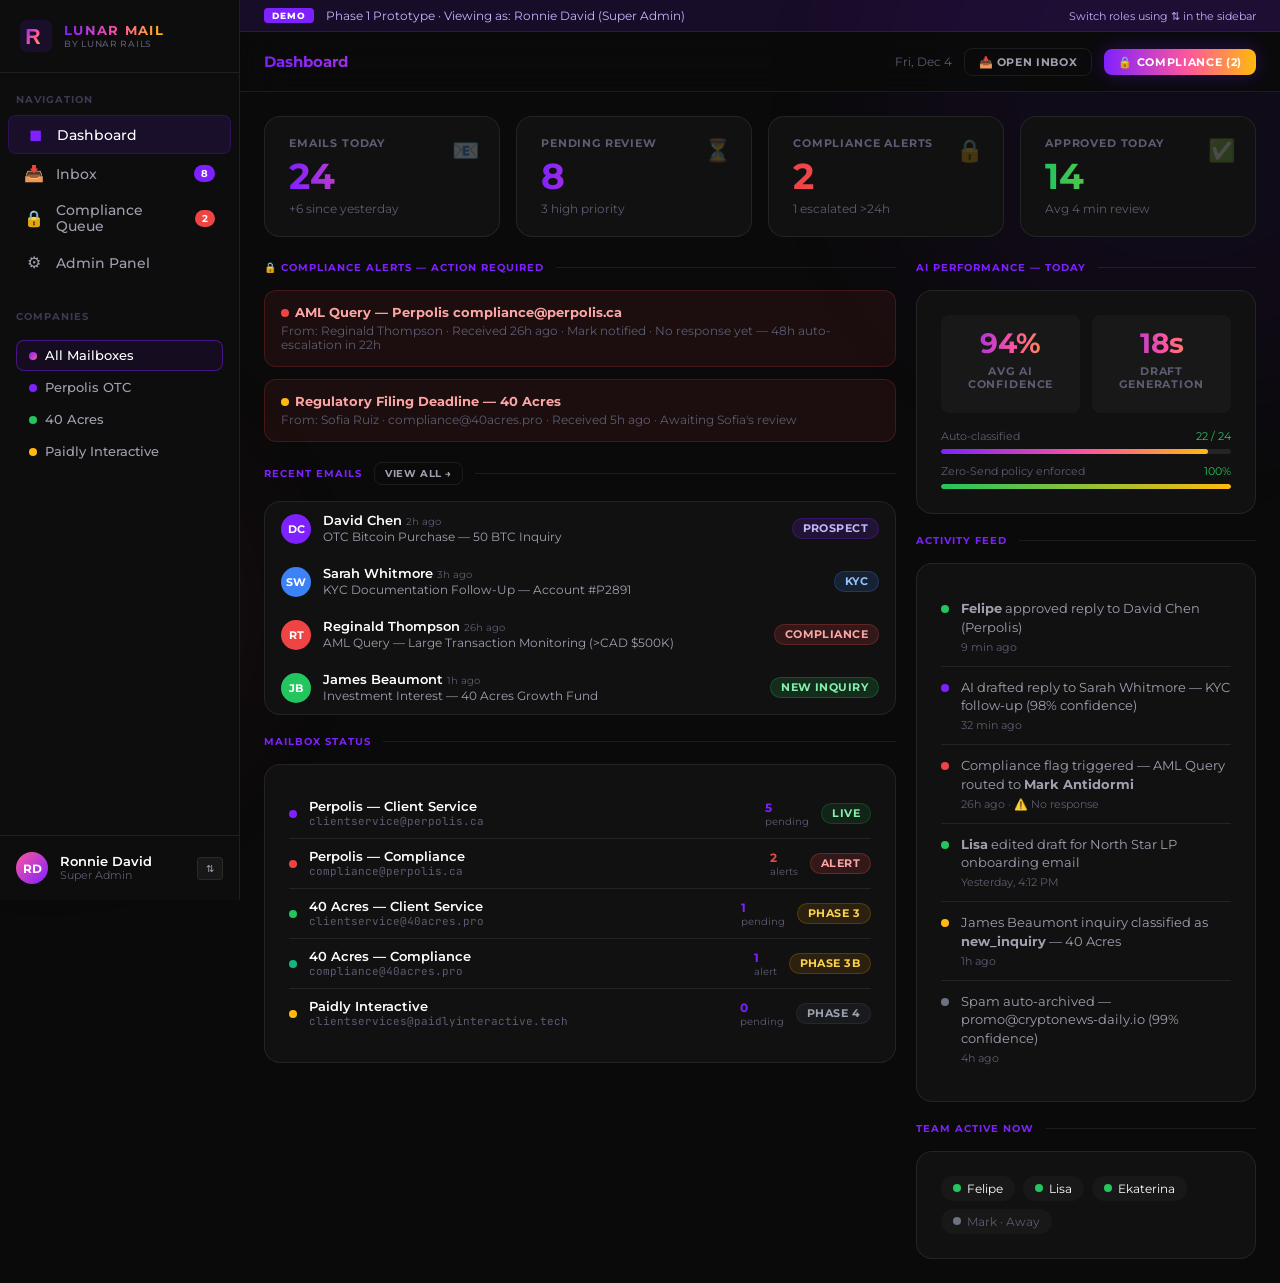
<file: dashboard.html>
<!DOCTYPE html>
<html lang="en">
<head>
<meta charset="UTF-8"/>
<meta name="viewport" content="width=device-width, initial-scale=1.0"/>
<title>Lunar Mail — Dashboard</title>
<link rel="stylesheet" href="css/main.css?v=3"/>
<style>
  .dash-grid { display: grid; grid-template-columns: 1fr 340px; gap: 20px; }
  .activity-item { display:flex; align-items:flex-start; gap:12px; padding:12px 0; border-bottom:1px solid var(--border); }
  .activity-item:last-child { border-bottom:none; }
  .activity-dot { width:8px; height:8px; border-radius:50%; flex-shrink:0; margin-top:5px; }
  .activity-text { font-size:12.5px; color:var(--text-sec); line-height:1.5; }
  .activity-time { font-size:11px; color:var(--text-muted); margin-top:2px; }
  .mailbox-status-row { display:flex; align-items:center; gap:12px; padding:10px 0; border-bottom:1px solid var(--border); }
  .mailbox-status-row:last-child { border-bottom:none; }
  .mailbox-dot { width:8px; height:8px; border-radius:50%; flex-shrink:0; }
  .mailbox-info { flex:1; }
  .mailbox-name { font-size:12.5px; font-weight:600; }
  .mailbox-email { font-size:11px; color:var(--text-muted); font-family:var(--mono); }
  .mailbox-count { font-size:12px; font-weight:700; color:var(--purple); }
  .quick-email-row { display:flex; align-items:center; gap:12px; padding:11px var(--s4); border-radius:var(--r-md); cursor:pointer; transition:background var(--fast) ease; }
  .quick-email-row:hover { background:var(--bg-elevated); }
  .quick-email-avatar { width:30px; height:30px; border-radius:50%; display:flex; align-items:center; justify-content:center; font-size:11px; font-weight:700; color:white; flex-shrink:0; }
  .quick-email-meta { flex:1; min-width:0; }
  .quick-email-sender { font-size:12.5px; font-weight:600; margin-bottom:2px; }
  .quick-email-subject { font-size:11.5px; color:var(--text-sec); white-space:nowrap; overflow:hidden; text-overflow:ellipsis; }
  .esc-alert { background:rgba(239,68,68,0.08); border:1px solid rgba(239,68,68,0.2); border-radius:var(--r-lg); padding:14px 16px; margin-bottom:12px; cursor:pointer; transition:all var(--base) ease; }
  .esc-alert:hover { border-color:rgba(239,68,68,0.4); background:rgba(239,68,68,0.12); }
  .esc-alert-title { font-size:12.5px; font-weight:700; color:#fca5a5; margin-bottom:4px; display:flex; align-items:center; gap:6px; }
  .esc-alert-sub { font-size:11.5px; color:var(--text-muted); }
</style>
</head>
<body>
<div class="bg-orb orb-purple"></div>
<div class="sidebar-overlay" id="sidebar-overlay" onclick="toggleMobileSidebar()"></div>
<div class="bg-orb orb-pink"></div>

<div class="app-shell">

  <!-- SIDEBAR -->
  <aside class="sidebar">
    <div class="sidebar-logo">
      <div class="logo-mark">
        <svg width="32" height="32" viewBox="0 0 48 48" fill="none">
          <defs><linearGradient id="lg" x1="0%" y1="0%" x2="100%" y2="100%"><stop offset="0%" stop-color="#7F21FF"/><stop offset="55%" stop-color="#FF569D"/><stop offset="100%" stop-color="#FFBA0D"/></linearGradient></defs>
          <rect width="48" height="48" rx="10" fill="rgba(127,33,255,0.12)"/>
          <text x="8" y="36" font-family="Satoshi,Arial,sans-serif" font-weight="900" font-size="32" fill="url(#lg)">R</text>
        </svg>
      </div>
      <div class="logo-wordmark">
        <div class="logo-product">Lunar Mail</div>
        <div class="logo-by">by Lunar Rails</div>
      </div>
    </div>
    <div class="sidebar-section">Navigation</div>
    <nav>
      <div class="nav-item active" data-page="dashboard" onclick="navigate('dashboard')"><span class="nav-icon">◼</span>Dashboard</div>
      <div class="nav-item" data-page="inbox" onclick="navigate('inbox')"><span class="nav-icon">📥</span>Inbox<span class="nav-badge">8</span></div>
      <div class="nav-item" data-page="compliance" onclick="navigate('compliance')"><span class="nav-icon">🔒</span>Compliance Queue<span class="nav-badge red">2</span></div>
      <div class="nav-item" data-page="admin" onclick="navigate('admin')"><span class="nav-icon">⚙</span>Admin Panel</div>
    </nav>
    <div class="sidebar-section" style="margin-top:8px;">Companies</div>
    <div class="company-filter">
      <button class="company-btn active" onclick="filterCompany(this,'all')"><span class="company-dot" style="background:linear-gradient(135deg,#7F21FF,#FF569D);"></span>All Mailboxes</button>
      <button class="company-btn" onclick="filterCompany(this,'perpolis')"><span class="company-dot" style="background:#7F21FF;"></span>Perpolis OTC</button>
      <button class="company-btn" onclick="filterCompany(this,'acres')"><span class="company-dot" style="background:#22C55E;"></span>40 Acres</button>
      <button class="company-btn" onclick="filterCompany(this,'paidly')"><span class="company-dot" style="background:#FFBA0D;"></span>Paidly Interactive</button>
    </div>
    <div class="sidebar-user">
      <div class="user-avatar" id="sidebar-avatar" style="background:linear-gradient(135deg,#FF569D,#7F21FF);">RD</div>
      <div class="user-info">
        <div class="user-name" id="sidebar-user-name">Ronnie David</div>
        <div class="user-role" id="sidebar-user-role">Super Admin</div>
      </div>
      <button class="role-switcher" onclick="openRoleSwitcher()" data-tip="Switch view">⇅</button>
    </div>
  </aside>

  <!-- MAIN -->
  <div class="main-content">
    <!-- Demo Banner -->
    <div class="demo-banner">
      <span class="demo-badge">Demo</span>
      <span>Phase 1 Prototype · <span id="demo-user-label">Viewing as: Ronnie David (Super Admin)</span></span>
      <span style="margin-left:auto;font-size:11px;">Switch roles using ⇅ in the sidebar</span>
    </div>

    <!-- Top Bar -->
    <div class="topbar">
      <button class="topbar-hamburger" onclick="toggleMobileSidebar()" aria-label="Menu">☰</button>
      <div class="topbar-title grad-text">Dashboard</div>
      <div class="topbar-actions">
        <div style="font-size:12px;color:var(--text-muted);" id="current-date"></div>
        <button class="btn btn-ghost btn-sm" onclick="navigate('inbox')">📥 Open Inbox</button>
        <button class="btn btn-primary btn-sm" onclick="navigate('compliance')">🔒 Compliance (2)</button>
      </div>
    </div>

    <!-- Page Body -->
    <div class="page-body">

      <!-- Stats -->
      <div class="stat-grid animate-in">
        <div class="stat-card">
          <div class="stat-icon">📧</div>
          <div class="stat-label">Emails Today</div>
          <div class="stat-num">24</div>
          <div class="stat-sub">+6 since yesterday</div>
        </div>
        <div class="stat-card delay-1">
          <div class="stat-icon">⏳</div>
          <div class="stat-label">Pending Review</div>
          <div class="stat-num">8</div>
          <div class="stat-sub">3 high priority</div>
        </div>
        <div class="stat-card delay-2">
          <div class="stat-icon">🔒</div>
          <div class="stat-label">Compliance Alerts</div>
          <div class="stat-num" style="background:linear-gradient(90deg,#EF4444,#FF569D);-webkit-background-clip:text;background-clip:text;-webkit-text-fill-color:transparent;">2</div>
          <div class="stat-sub">1 escalated >24h</div>
        </div>
        <div class="stat-card delay-3">
          <div class="stat-icon">✅</div>
          <div class="stat-label">Approved Today</div>
          <div class="stat-num" style="background:linear-gradient(90deg,#22C55E,#FFBA0D);-webkit-background-clip:text;background-clip:text;-webkit-text-fill-color:transparent;">14</div>
          <div class="stat-sub">Avg 4 min review</div>
        </div>
      </div>

      <div class="dash-grid animate-in delay-2">

        <!-- LEFT: Recent Emails + Mailbox Status -->
        <div>
          <!-- Compliance Alerts (top priority) -->
          <div style="margin-bottom:20px;">
            <div class="section-label">🔒 Compliance Alerts — Action Required</div>
            <div class="esc-alert" onclick="navigate('compliance')">
              <div class="esc-alert-title">
                <span style="width:8px;height:8px;border-radius:50%;background:#EF4444;display:inline-block;animation:pulse-glow 2s infinite;"></span>
                AML Query — Perpolis compliance@perpolis.ca
              </div>
              <div class="esc-alert-sub">From: Reginald Thompson · Received 26h ago · Mark notified · No response yet — 48h auto-escalation in 22h</div>
            </div>
            <div class="esc-alert" onclick="navigate('compliance')">
              <div class="esc-alert-title">
                <span style="width:8px;height:8px;border-radius:50%;background:#FFBA0D;display:inline-block;"></span>
                Regulatory Filing Deadline — 40 Acres
              </div>
              <div class="esc-alert-sub">From: Sofia Ruiz · compliance@40acres.pro · Received 5h ago · Awaiting Sofia's review</div>
            </div>
          </div>

          <!-- Recent Emails -->
          <div>
            <div class="section-label" style="display:flex;align-items:center;justify-content:space-between;">
              <span>Recent Emails</span>
              <button class="btn btn-ghost btn-xs" onclick="navigate('inbox')">View all →</button>
            </div>
            <div class="card-flat" style="padding:0;overflow:hidden;">
              <div id="recent-emails"></div>
            </div>
          </div>

          <!-- Mailbox Status -->
          <div style="margin-top:20px;">
            <div class="section-label">Mailbox Status</div>
            <div class="card-flat">
              <div class="mailbox-status-row">
                <div class="mailbox-dot" style="background:#7F21FF;"></div>
                <div class="mailbox-info"><div class="mailbox-name">Perpolis — Client Service</div><div class="mailbox-email">clientservice@perpolis.ca</div></div>
                <div><div class="mailbox-count">5</div><div style="font-size:10px;color:var(--text-muted);">pending</div></div>
                <span class="badge badge-approved">Live</span>
              </div>
              <div class="mailbox-status-row">
                <div class="mailbox-dot" style="background:#EF4444;"></div>
                <div class="mailbox-info"><div class="mailbox-name">Perpolis — Compliance</div><div class="mailbox-email">compliance@perpolis.ca</div></div>
                <div><div class="mailbox-count" style="color:#EF4444;">2</div><div style="font-size:10px;color:var(--text-muted);">alerts</div></div>
                <span class="badge badge-escalated">Alert</span>
              </div>
              <div class="mailbox-status-row">
                <div class="mailbox-dot" style="background:#22C55E;"></div>
                <div class="mailbox-info"><div class="mailbox-name">40 Acres — Client Service</div><div class="mailbox-email">clientservice@40acres.pro</div></div>
                <div><div class="mailbox-count">1</div><div style="font-size:10px;color:var(--text-muted);">pending</div></div>
                <span class="badge badge-pending">Phase 3</span>
              </div>
              <div class="mailbox-status-row">
                <div class="mailbox-dot" style="background:#10b981;"></div>
                <div class="mailbox-info"><div class="mailbox-name">40 Acres — Compliance</div><div class="mailbox-email">compliance@40acres.pro</div></div>
                <div><div class="mailbox-count">1</div><div style="font-size:10px;color:var(--text-muted);">alert</div></div>
                <span class="badge badge-pending">Phase 3b</span>
              </div>
              <div class="mailbox-status-row">
                <div class="mailbox-dot" style="background:#FFBA0D;"></div>
                <div class="mailbox-info"><div class="mailbox-name">Paidly Interactive</div><div class="mailbox-email">clientservices@paidlyinteractive.tech</div></div>
                <div><div class="mailbox-count">0</div><div style="font-size:10px;color:var(--text-muted);">pending</div></div>
                <span class="badge badge-archived">Phase 4</span>
              </div>
            </div>
          </div>
        </div>

        <!-- RIGHT: Activity + AI stats -->
        <div>
          <!-- AI Performance -->
          <div class="section-label">AI Performance — Today</div>
          <div class="card-flat" style="margin-bottom:20px;">
            <div style="display:grid;grid-template-columns:1fr 1fr;gap:12px;margin-bottom:16px;">
              <div style="background:var(--bg-elevated);border-radius:var(--r-md);padding:14px;text-align:center;">
                <div class="stat-num" style="font-size:28px;">94%</div>
                <div class="stat-label">Avg AI Confidence</div>
              </div>
              <div style="background:var(--bg-elevated);border-radius:var(--r-md);padding:14px;text-align:center;">
                <div class="stat-num" style="font-size:28px;">18s</div>
                <div class="stat-label">Draft Generation</div>
              </div>
            </div>
            <div>
              <div style="display:flex;justify-content:space-between;font-size:11px;color:var(--text-muted);margin-bottom:6px;"><span>Auto-classified</span><span style="color:var(--success)">22 / 24</span></div>
              <div style="height:5px;background:var(--border);border-radius:var(--r-full);overflow:hidden;"><div style="height:100%;width:92%;background:var(--grad);border-radius:var(--r-full);"></div></div>
            </div>
            <div style="margin-top:10px;">
              <div style="display:flex;justify-content:space-between;font-size:11px;color:var(--text-muted);margin-bottom:6px;"><span>Zero-Send policy enforced</span><span style="color:var(--success)">100%</span></div>
              <div style="height:5px;background:var(--border);border-radius:var(--r-full);overflow:hidden;"><div style="height:100%;width:100%;background:linear-gradient(90deg,#22C55E,#FFBA0D);border-radius:var(--r-full);"></div></div>
            </div>
          </div>

          <!-- Activity Feed -->
          <div class="section-label">Activity Feed</div>
          <div class="card-flat">
            <div class="activity-item">
              <div class="activity-dot" style="background:#22C55E;"></div>
              <div><div class="activity-text"><strong>Felipe</strong> approved reply to David Chen (Perpolis)</div><div class="activity-time">9 min ago</div></div>
            </div>
            <div class="activity-item">
              <div class="activity-dot" style="background:#7F21FF;"></div>
              <div><div class="activity-text">AI drafted reply to Sarah Whitmore — KYC follow-up (98% confidence)</div><div class="activity-time">32 min ago</div></div>
            </div>
            <div class="activity-item">
              <div class="activity-dot" style="background:#EF4444;"></div>
              <div><div class="activity-text">Compliance flag triggered — AML Query routed to <strong>Mark Antidormi</strong></div><div class="activity-time">26h ago · ⚠️ No response</div></div>
            </div>
            <div class="activity-item">
              <div class="activity-dot" style="background:#22C55E;"></div>
              <div><div class="activity-text"><strong>Lisa</strong> edited draft for North Star LP onboarding email</div><div class="activity-time">Yesterday, 4:12 PM</div></div>
            </div>
            <div class="activity-item">
              <div class="activity-dot" style="background:#FFBA0D;"></div>
              <div><div class="activity-text">James Beaumont inquiry classified as <strong>new_inquiry</strong> — 40 Acres</div><div class="activity-time">1h ago</div></div>
            </div>
            <div class="activity-item">
              <div class="activity-dot" style="background:#6b7280;"></div>
              <div><div class="activity-text">Spam auto-archived — promo@cryptonews-daily.io (99% confidence)</div><div class="activity-time">4h ago</div></div>
            </div>
          </div>

          <!-- Team Online -->
          <div class="section-label" style="margin-top:20px;">Team Active Now</div>
          <div class="card-flat">
            <div style="display:flex;flex-wrap:wrap;gap:8px;">
              <div style="display:flex;align-items:center;gap:6px;background:var(--bg-elevated);border-radius:var(--r-full);padding:5px 12px;font-size:12px;">
                <div style="width:8px;height:8px;border-radius:50%;background:#22C55E;"></div>Felipe
              </div>
              <div style="display:flex;align-items:center;gap:6px;background:var(--bg-elevated);border-radius:var(--r-full);padding:5px 12px;font-size:12px;">
                <div style="width:8px;height:8px;border-radius:50%;background:#22C55E;"></div>Lisa
              </div>
              <div style="display:flex;align-items:center;gap:6px;background:var(--bg-elevated);border-radius:var(--r-full);padding:5px 12px;font-size:12px;">
                <div style="width:8px;height:8px;border-radius:50%;background:#22C55E;"></div>Ekaterina
              </div>
              <div style="display:flex;align-items:center;gap:6px;background:var(--bg-elevated);border-radius:var(--r-full);padding:5px 12px;font-size:12px;color:var(--text-muted);">
                <div style="width:8px;height:8px;border-radius:50%;background:#6b7280;"></div>Mark · Away
              </div>
            </div>
          </div>
        </div>

      </div>
    </div>
  </div>
</div>

<script src="js/app.js?v=3"></script>
<script>
document.getElementById('current-date').textContent = new Date().toLocaleDateString('en-CA', {weekday:'short',month:'short',day:'numeric'});

// Render recent emails
const recentEmails = EMAILS.filter(e => e.status !== 'archived').slice(0,4);
const container = document.getElementById('recent-emails');
container.innerHTML = recentEmails.map(em => `
  <div class="quick-email-row" onclick="window.location.href='email-review.html?id=${em.id}'">
    <div class="quick-email-avatar" style="background:${em.avatarColor};">${em.from_name.split(' ').map(n=>n[0]).join('').substring(0,2)}</div>
    <div class="quick-email-meta">
      <div class="quick-email-sender">${em.from_name} <span style="font-size:10px;color:var(--text-muted);font-weight:400;">${em.timeAgo}</span></div>
      <div class="quick-email-subject">${em.subject}</div>
    </div>
    <span class="badge ${categoryBadgeClass(em.category)}">${categoryLabel(em.category)}</span>
  </div>
`).join('');

function filterCompany(btn, company) {
  document.querySelectorAll('.company-btn').forEach(b => b.classList.remove('active'));
  btn.classList.add('active');
}
</script>
</body>
</html>
</file>
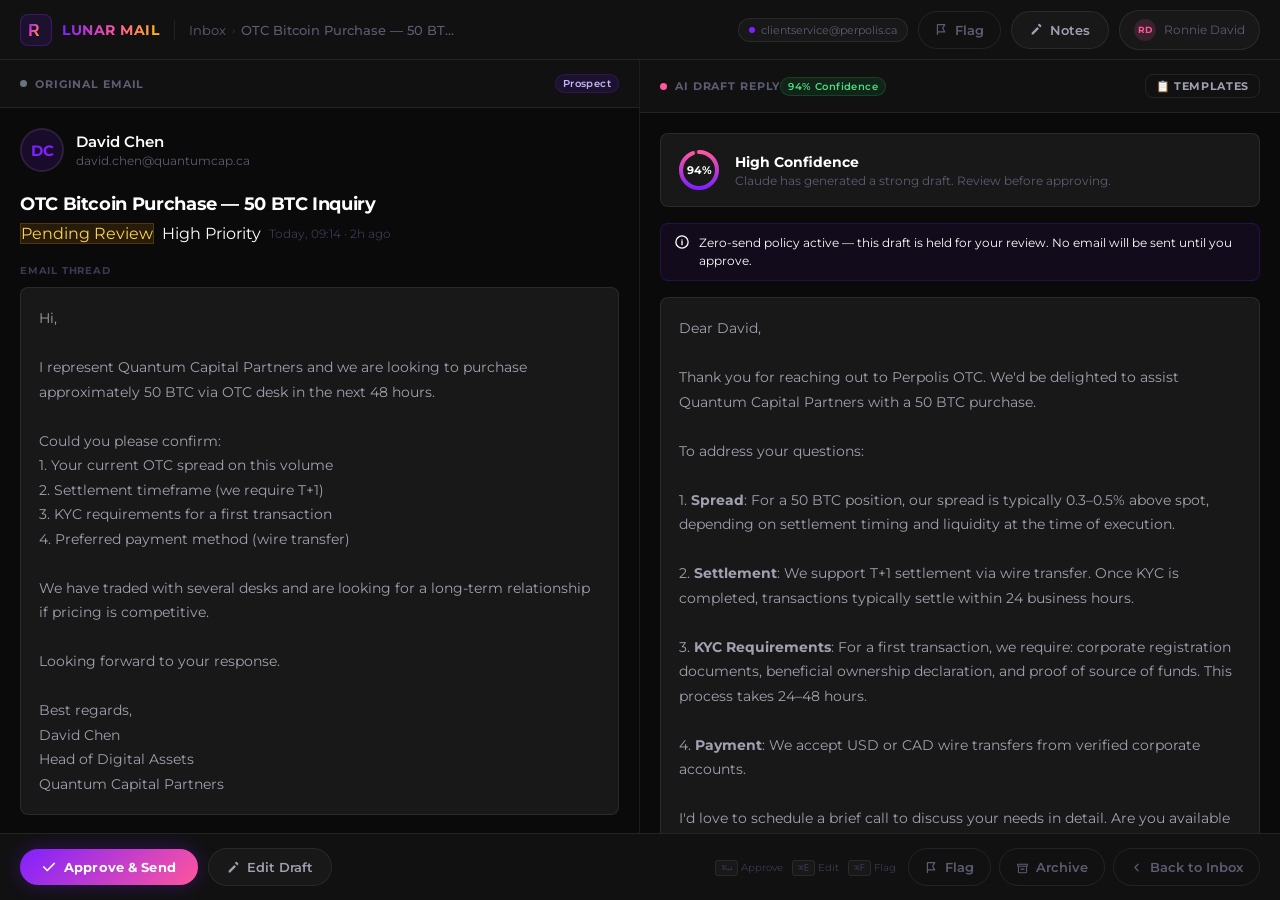
<file: email-review.html>
<!DOCTYPE html>
<html lang="en">
<head>
<meta charset="UTF-8"/>
<meta name="viewport" content="width=device-width, initial-scale=1.0"/>
<title>Email Review — Lunar Mail</title>
<link rel="stylesheet" href="css/main.css"/>
<style>

/* ── Review-specific layout ──────────────────────────── */
.review-shell {
  display: flex;
  flex-direction: column;
  height: 100vh;
  background: var(--bg);
  overflow: hidden;
}

/* Top bar */
.review-topbar {
  height: var(--topbar-h);
  border-bottom: 1px solid var(--border);
  display: flex;
  align-items: center;
  justify-content: space-between;
  padding: 0 20px;
  flex-shrink: 0;
  background: var(--bg-surface);
  position: sticky;
  top: 0;
  z-index: 50;
}
.review-topbar-left { display: flex; align-items: center; gap: 14px; }
.review-logo {
  display: flex; align-items: center; gap: 10px;
  text-decoration: none;
}
.review-logo-icon {
  width: 32px; height: 32px; border-radius: 8px;
  background: rgba(127,33,255,0.12); border: 1px solid rgba(127,33,255,0.3);
  display: flex; align-items: center; justify-content: center;
  font-size: 16px; font-weight: 900;
  background-image: var(--grad);
  -webkit-background-clip: text; background-clip: text;
  -webkit-text-fill-color: transparent;
  line-height: 32px; text-align: center;
}
.review-logo-text {
  font-size: 14px; font-weight: 700; letter-spacing: 0.04em;
  background: var(--grad); -webkit-background-clip: text;
  background-clip: text; -webkit-text-fill-color: transparent;
}
.review-divider { width: 1px; height: 20px; background: var(--border); }
.review-breadcrumb {
  display: flex; align-items: center; gap: 6px;
  font-size: 13px; color: var(--text-muted);
}
.review-breadcrumb a { color: var(--text-muted); text-decoration: none; }
.review-breadcrumb a:hover { color: var(--text-pri); }
.review-breadcrumb-sep { color: var(--text-dim); font-size: 11px; }
.review-breadcrumb-current { color: var(--text-pri); font-weight: 500; max-width: 220px; white-space: nowrap; overflow: hidden; text-overflow: ellipsis; }

.review-topbar-right { display: flex; align-items: center; gap: 10px; }
.review-meta-pill {
  display: flex; align-items: center; gap: 6px;
  padding: 4px 10px; border-radius: var(--r-full);
  background: var(--bg-elevated); border: 1px solid var(--border);
  font-size: 11px; color: var(--text-muted);
}
.review-meta-dot { width: 6px; height: 6px; border-radius: 50%; }

/* ── Body: two-column review pane ───────────────────── */
.review-body {
  display: grid;
  grid-template-columns: 1fr 1fr;
  flex: 1;
  overflow: hidden;
  gap: 0;
}

.review-col {
  display: flex;
  flex-direction: column;
  overflow: hidden;
  border-right: 1px solid var(--border);
}
.review-col:last-child { border-right: none; }

.review-col-header {
  padding: 14px 20px;
  border-bottom: 1px solid var(--border);
  background: var(--bg-surface);
  flex-shrink: 0;
  display: flex; align-items: center; justify-content: space-between;
}
.review-col-title {
  font-size: 11px; font-weight: 700; letter-spacing: 0.08em;
  text-transform: uppercase; color: var(--text-muted);
  display: flex; align-items: center; gap: 8px;
}
.review-col-dot { width: 7px; height: 7px; border-radius: 50%; }
.review-col-badge {
  font-size: 10px; padding: 2px 7px; border-radius: var(--r-full);
  font-weight: 600; letter-spacing: 0.04em;
}
.review-col-scroll { flex: 1; overflow-y: auto; padding: 20px; }
.review-col-scroll::-webkit-scrollbar { width: 4px; }
.review-col-scroll::-webkit-scrollbar-track { background: transparent; }
.review-col-scroll::-webkit-scrollbar-thumb { background: var(--border); border-radius: 2px; }

/* ── Original email panel ───────────────────────────── */
.email-sender-row {
  display: flex; align-items: center; gap: 12px; margin-bottom: 20px;
}
.email-avatar-lg {
  width: 44px; height: 44px; border-radius: 50%;
  display: flex; align-items: center; justify-content: center;
  font-size: 15px; font-weight: 700; flex-shrink: 0;
  border: 2px solid rgba(255,255,255,0.08);
}
.email-sender-info {}
.email-sender-name { font-size: 15px; font-weight: 600; color: var(--text-pri); }
.email-sender-addr { font-size: 12px; color: var(--text-muted); margin-top: 2px; }
.email-subject-lg { font-size: 18px; font-weight: 700; letter-spacing: -0.02em; color: var(--text-pri); margin-bottom: 6px; line-height: 1.4; }
.email-meta-row {
  display: flex; align-items: center; gap: 8px; flex-wrap: wrap;
  margin-bottom: 20px;
}
.email-body-text {
  font-size: 14px; line-height: 1.75; color: var(--text-sec);
  white-space: pre-wrap; font-family: var(--font);
  background: var(--bg-elevated);
  border: 1px solid var(--border);
  border-radius: var(--r-md);
  padding: 18px;
}
.email-thread-label {
  font-size: 10px; font-weight: 700; letter-spacing: 0.08em;
  text-transform: uppercase; color: var(--text-dim);
  margin-bottom: 10px;
}

/* ── AI Draft panel ──────────────────────────────────── */
.ai-confidence-bar {
  background: var(--bg-elevated); border: 1px solid var(--border);
  border-radius: var(--r-md); padding: 14px 16px; margin-bottom: 16px;
  display: flex; align-items: center; gap: 14px;
}
.ai-conf-ring {
  position: relative; width: 44px; height: 44px; flex-shrink: 0;
}
.ai-conf-ring svg { width: 44px; height: 44px; transform: rotate(-90deg); }
.ai-conf-ring-label {
  position: absolute; inset: 0; display: flex; align-items: center;
  justify-content: center; font-size: 11px; font-weight: 700; color: var(--text-pri);
}
.ai-conf-details { flex: 1; }
.ai-conf-score { font-size: 14px; font-weight: 700; color: var(--text-pri); }
.ai-conf-desc { font-size: 12px; color: var(--text-muted); margin-top: 2px; }

.ai-draft-notice {
  display: flex; gap: 10px; padding: 10px 14px;
  border-radius: var(--r-md); font-size: 12px; line-height: 1.5;
  margin-bottom: 16px;
}
.ai-draft-notice.warn {
  background: rgba(255,186,13,0.07); border: 1px solid rgba(255,186,13,0.2);
  color: #FFBA0D;
}
.ai-draft-notice.info {
  background: rgba(127,33,255,0.07); border: 1px solid rgba(127,33,255,0.2);
  color: var(--purple-l);
}
.ai-draft-notice.danger {
  background: rgba(239,68,68,0.07); border: 1px solid rgba(239,68,68,0.2);
  color: #ef4444;
}

.draft-editor {
  background: var(--bg-elevated); border: 1px solid var(--border);
  border-radius: var(--r-md); padding: 18px;
  font-size: 14px; line-height: 1.75; color: var(--text-sec);
  white-space: pre-wrap; font-family: var(--font);
  min-height: 240px; outline: none;
  transition: border-color 0.15s;
}
.draft-editor:focus { border-color: rgba(127,33,255,0.5); }
.draft-editor[contenteditable="true"]:focus { border-color: rgba(127,33,255,0.5); }
.draft-editor strong { color: var(--text-pri); }

.draft-toolbar {
  display: flex; align-items: center; gap: 6px; padding: 8px 12px;
  background: var(--bg); border: 1px solid var(--border);
  border-top: none; border-radius: 0 0 var(--r-md) var(--r-md);
  flex-wrap: wrap;
}
/* Template selector panel */
.tpl-panel { position:absolute; top:calc(100% + 6px); right:0; width:340px; background:var(--bg-elevated); border:1px solid var(--border-med); border-radius:var(--r-xl); box-shadow:0 12px 40px rgba(0,0,0,0.5); z-index:200; overflow:hidden; }
.tpl-panel-head { padding:10px 14px; border-bottom:1px solid var(--border); display:flex; align-items:center; justify-content:space-between; }
.tpl-panel-head span { font-size:12px; font-weight:700; color:var(--text); }
.tpl-close { background:none; border:none; color:var(--text-muted); font-size:16px; cursor:pointer; padding:2px 6px; }
.tpl-list { max-height:340px; overflow-y:auto; }
.tpl-group-label { font-size:10px; font-weight:700; color:var(--text-muted); text-transform:uppercase; letter-spacing:.07em; padding:10px 14px 4px; }
.tpl-item { display:flex; align-items:flex-start; gap:10px; padding:10px 14px; cursor:pointer; border-bottom:1px solid var(--border); transition:background var(--fast); }
.tpl-item:hover { background:rgba(127,33,255,0.07); }
.tpl-icon { font-size:15px; flex-shrink:0; margin-top:1px; }
.tpl-name { font-size:12.5px; font-weight:600; color:var(--text); }
.tpl-cat  { font-size:11px; color:var(--text-muted); margin-top:2px; }
.tpl-anchor { position:relative; }
.draft-tool-btn {
  padding: 4px 8px; border-radius: 4px; font-size: 11px; font-weight: 600;
  border: 1px solid var(--border); background: transparent;
  color: var(--text-muted); cursor: pointer; transition: all 0.15s;
  font-family: var(--font);
}
.draft-tool-btn:hover { background: var(--bg-elevated); color: var(--text-pri); }
.draft-tool-spacer { flex: 1; }
.draft-char-count { font-size: 11px; color: var(--text-dim); }

/* ── Action footer ───────────────────────────────────── */
.review-footer {
  border-top: 1px solid var(--border);
  background: var(--bg-surface);
  padding: 14px 20px;
  display: flex; align-items: center; gap: 10px;
  flex-shrink: 0;
  grid-column: 1 / -1;
}
.review-footer-left { display: flex; align-items: center; gap: 10px; flex: 1; }
.review-footer-right { display: flex; align-items: center; gap: 8px; }

.btn-approve-send {
  display: flex; align-items: center; gap: 8px;
  padding: 10px 22px; border-radius: var(--r-full);
  background: linear-gradient(135deg, var(--purple) 0%, var(--pink) 100%);
  border: none; color: white; font-size: 13px; font-weight: 700;
  cursor: pointer; font-family: var(--font);
  transition: all 0.2s; letter-spacing: 0.01em;
  box-shadow: 0 0 20px rgba(127,33,255,0.3);
}
.btn-approve-send:hover {
  transform: translateY(-1px);
  box-shadow: 0 0 28px rgba(127,33,255,0.5);
}
.btn-approve-send:active { transform: translateY(0); }

.btn-edit-draft {
  display: flex; align-items: center; gap: 7px;
  padding: 10px 18px; border-radius: var(--r-full);
  background: var(--bg-elevated); border: 1px solid var(--border);
  color: var(--text-sec); font-size: 13px; font-weight: 600;
  cursor: pointer; font-family: var(--font); transition: all 0.15s;
}
.btn-edit-draft:hover { border-color: rgba(127,33,255,0.4); color: var(--text-pri); }
.btn-edit-draft.active {
  border-color: rgba(127,33,255,0.6); color: var(--purple-l);
  background: rgba(127,33,255,0.08);
}

.btn-flag {
  display: flex; align-items: center; gap: 7px;
  padding: 10px 16px; border-radius: var(--r-full);
  background: transparent; border: 1px solid var(--border);
  color: var(--text-muted); font-size: 13px; font-weight: 600;
  cursor: pointer; font-family: var(--font); transition: all 0.15s;
}
.btn-flag:hover { border-color: rgba(255,186,13,0.4); color: #FFBA0D; }
.btn-flag.active { border-color: rgba(255,186,13,0.5); color: #FFBA0D; background: rgba(255,186,13,0.07); }

.btn-archive {
  display: flex; align-items: center; gap: 7px;
  padding: 10px 16px; border-radius: var(--r-full);
  background: transparent; border: 1px solid var(--border);
  color: var(--text-muted); font-size: 13px; font-weight: 600;
  cursor: pointer; font-family: var(--font); transition: all 0.15s;
}
.btn-archive:hover { border-color: rgba(239,68,68,0.4); color: #ef4444; }

/* reviewer assignment */
.reviewer-assign {
  display: flex; align-items: center; gap: 8px;
  padding: 8px 14px; border-radius: var(--r-full);
  background: var(--bg-elevated); border: 1px solid var(--border);
  font-size: 12px; color: var(--text-muted); cursor: pointer;
  transition: all 0.15s;
}
.reviewer-assign:hover { border-color: rgba(127,33,255,0.4); }
.reviewer-assign-avatar {
  width: 22px; height: 22px; border-radius: 50%;
  display: flex; align-items: center; justify-content: center;
  font-size: 9px; font-weight: 700;
}

/* ── Toast ───────────────────────────────────────────── */
.toast {
  position: fixed; bottom: 90px; left: 50%; transform: translateX(-50%) translateY(16px);
  background: var(--bg-elevated); border: 1px solid var(--border);
  border-radius: var(--r-full); padding: 10px 20px;
  font-size: 13px; font-weight: 500; color: var(--text-pri);
  display: flex; align-items: center; gap: 8px;
  opacity: 0; transition: all 0.25s; z-index: 999; white-space: nowrap;
  box-shadow: 0 4px 24px rgba(0,0,0,0.4);
  pointer-events: none;
}
.toast.show { opacity: 1; transform: translateX(-50%) translateY(0); }
.toast.success { border-color: rgba(34,197,94,0.4); }
.toast.warn { border-color: rgba(255,186,13,0.4); }
.toast.error { border-color: rgba(239,68,68,0.4); }
.toast-dot { width: 7px; height: 7px; border-radius: 50%; }

/* ── Internal notes sidebar ─────────────────────────── */
.review-notes-panel {
  position: fixed; right: 0; top: var(--topbar-h); bottom: 0;
  width: 300px; background: var(--bg-surface);
  border-left: 1px solid var(--border);
  transform: translateX(100%); transition: transform 0.25s ease;
  z-index: 40; display: flex; flex-direction: column;
}
.review-notes-panel.open { transform: translateX(0); }
.notes-panel-header {
  padding: 16px 18px; border-bottom: 1px solid var(--border);
  display: flex; align-items: center; justify-content: space-between;
}
.notes-panel-title { font-size: 13px; font-weight: 700; color: var(--text-pri); }
.notes-close-btn {
  width: 26px; height: 26px; border-radius: 6px; border: 1px solid var(--border);
  background: transparent; color: var(--text-muted); cursor: pointer;
  display: flex; align-items: center; justify-content: center; font-size: 14px;
}
.notes-scroll { flex: 1; overflow-y: auto; padding: 16px; }
.note-item { margin-bottom: 14px; }
.note-header { display: flex; align-items: center; gap: 8px; margin-bottom: 6px; }
.note-avatar {
  width: 24px; height: 24px; border-radius: 50%;
  display: flex; align-items: center; justify-content: center;
  font-size: 9px; font-weight: 700;
}
.note-author { font-size: 12px; font-weight: 600; color: var(--text-pri); }
.note-time { font-size: 11px; color: var(--text-dim); margin-left: auto; }
.note-body {
  font-size: 13px; color: var(--text-sec); line-height: 1.55;
  background: var(--bg-elevated); border: 1px solid var(--border);
  border-radius: var(--r-sm); padding: 10px 12px;
}
.notes-input-area { padding: 14px 16px; border-top: 1px solid var(--border); }
.notes-input {
  width: 100%; background: var(--bg-elevated); border: 1px solid var(--border);
  border-radius: var(--r-sm); padding: 10px 12px;
  font-size: 13px; color: var(--text-pri); font-family: var(--font);
  resize: none; outline: none; min-height: 70px; box-sizing: border-box;
}
.notes-input:focus { border-color: rgba(127,33,255,0.4); }
.notes-input::placeholder { color: var(--text-dim); }
.notes-send-btn {
  margin-top: 8px; width: 100%; padding: 8px;
  background: rgba(127,33,255,0.15); border: 1px solid rgba(127,33,255,0.3);
  border-radius: var(--r-sm); color: var(--purple-l); font-size: 12px;
  font-weight: 600; cursor: pointer; font-family: var(--font);
  transition: all 0.15s;
}
.notes-send-btn:hover { background: rgba(127,33,255,0.25); }

/* ── Escalation banner ───────────────────────────────── */
.escalation-banner {
  padding: 12px 20px;
  background: rgba(239,68,68,0.07); border-bottom: 1px solid rgba(239,68,68,0.2);
  display: flex; align-items: center; gap: 12px;
  flex-shrink: 0;
}
.esc-icon {
  width: 32px; height: 32px; border-radius: 50%;
  background: rgba(239,68,68,0.15); border: 1px solid rgba(239,68,68,0.3);
  display: flex; align-items: center; justify-content: center;
  font-size: 14px; flex-shrink: 0;
}
.esc-text { flex: 1; }
.esc-title { font-size: 13px; font-weight: 700; color: #ef4444; }
.esc-sub { font-size: 12px; color: var(--text-muted); margin-top: 2px; }
.esc-chain {
  display: flex; align-items: center; gap: 4px;
}
.esc-step {
  display: flex; align-items: center; gap: 4px;
  font-size: 11px; color: var(--text-muted);
}
.esc-step-avatar {
  width: 20px; height: 20px; border-radius: 50%;
  display: flex; align-items: center; justify-content: center;
  font-size: 8px; font-weight: 700;
}
.esc-arrow { color: var(--text-dim); font-size: 10px; }

/* ── Review header (below topbar) ───────────────────── */
.review-detail-header { padding: 0 20px 16px; padding-top: 16px; }
.review-email-subject { font-size: 17px; font-weight: 700; color: var(--text-pri); letter-spacing: -0.02em; margin-bottom: 8px; line-height: 1.35; }
.review-email-meta { display: flex; align-items: center; gap: 8px; flex-wrap: wrap; }

/* ── Approved state overlay ──────────────────────────── */
.approved-overlay {
  position: fixed; inset: 0; background: rgba(10,10,10,0.85);
  display: flex; align-items: center; justify-content: center;
  z-index: 200; opacity: 0; pointer-events: none; transition: opacity 0.3s;
}
.approved-overlay.show { opacity: 1; pointer-events: all; }
.approved-card {
  background: var(--bg-surface); border: 1px solid var(--border);
  border-radius: 20px; padding: 40px; text-align: center; max-width: 380px;
  transform: translateY(20px); transition: transform 0.3s;
  box-shadow: 0 0 60px rgba(127,33,255,0.15);
}
.approved-overlay.show .approved-card { transform: translateY(0); }
.approved-check {
  width: 64px; height: 64px; border-radius: 50%; margin: 0 auto 20px;
  background: rgba(34,197,94,0.12); border: 2px solid rgba(34,197,94,0.3);
  display: flex; align-items: center; justify-content: center; font-size: 28px;
}
.approved-title { font-size: 20px; font-weight: 700; color: var(--text-pri); margin-bottom: 8px; }
.approved-sub { font-size: 14px; color: var(--text-muted); line-height: 1.6; margin-bottom: 24px; }
.approved-actions { display: flex; gap: 10px; justify-content: center; }

/* ── Responsive (narrow screen) ─────────────────────── */
@media (max-width: 900px) {
  .review-body { grid-template-columns: 1fr; }
  .review-col:first-child { max-height: 45vh; }
}
</style>
</head>
<body>

<!-- ── Approved overlay ───────────────────── -->
<div class="approved-overlay" id="approvedOverlay">
  <div class="approved-card">
    <div class="approved-check">✓</div>
    <div class="approved-title">Draft Approved</div>
    <div class="approved-sub" id="approvedSubtext">The reply has been approved and queued for sending via Perpolis OTC client services.</div>
    <div class="approved-actions">
      <a href="inbox.html" class="btn-edit-draft">Back to Inbox</a>
      <a href="dashboard.html" class="btn-approve-send" style="text-decoration:none;">Dashboard</a>
    </div>
  </div>
</div>

<!-- ── Toast notification ─────────────────── -->
<div class="toast" id="toast">
  <div class="toast-dot" id="toastDot"></div>
  <span id="toastMsg"></span>
</div>

<!-- ── Notes panel ───────────────────────── -->
<div class="review-notes-panel" id="notesPanel">
  <div class="notes-panel-header">
    <span class="notes-panel-title">Internal Notes</span>
    <button class="notes-close-btn" onclick="toggleNotes()">✕</button>
  </div>
  <div class="notes-scroll" id="notesScroll">
    <div class="note-item">
      <div class="note-header">
        <div class="note-avatar" style="background:rgba(255,86,157,0.15);color:#FF569D;">RD</div>
        <span class="note-author">Ronnie David</span>
        <span class="note-time">09:30</span>
      </div>
      <div class="note-body">High-value prospect. Quantum Capital is well-known in the Toronto market. Prioritise response before 11am.</div>
    </div>
    <div class="note-item">
      <div class="note-header">
        <div class="note-avatar" style="background:rgba(59,130,246,0.15);color:#3b82f6;">MA</div>
        <span class="note-author">Mark Antidormi</span>
        <span class="note-time">09:45</span>
      </div>
      <div class="note-body">KYC will be required before any trade. T+1 settlement is achievable but confirm with ops team first.</div>
    </div>
  </div>
  <div class="notes-input-area">
    <textarea class="notes-input" id="noteInput" placeholder="Add an internal note…" rows="3"></textarea>
    <button class="notes-send-btn" onclick="addNote()">Add Note</button>
  </div>
</div>

<!-- ── Main shell ─────────────────────────── -->
<div class="review-shell">

  <!-- Top bar -->
  <div class="review-topbar">
    <div class="review-topbar-left">
      <a href="dashboard.html" class="review-logo">
        <div style="display:flex;align-items:center;justify-content:center;width:32px;height:32px;border-radius:8px;background:rgba(127,33,255,0.12);border:1px solid rgba(127,33,255,0.3);">
          <svg width="22" height="22" viewBox="0 0 48 48" fill="none">
            <defs>
              <linearGradient id="rg" x1="0%" y1="0%" x2="100%" y2="100%">
                <stop offset="0%" stop-color="#7F21FF"/>
                <stop offset="55%" stop-color="#FF569D"/>
                <stop offset="100%" stop-color="#FFBA0D"/>
              </linearGradient>
            </defs>
            <text x="7" y="37" font-family="Satoshi,Arial,sans-serif" font-weight="900" font-size="34" fill="url(#rg)">R</text>
          </svg>
        </div>
        <span class="review-logo-text">LUNAR MAIL</span>
      </a>
      <div class="review-divider"></div>
      <div class="review-breadcrumb">
        <a href="inbox.html">Inbox</a>
        <span class="review-breadcrumb-sep">›</span>
        <span class="review-breadcrumb-current" id="breadcrumbSubject">Email Review</span>
      </div>
    </div>
    <div class="review-topbar-right">
      <div class="review-meta-pill" id="mailboxPill">
        <div class="review-meta-dot" style="background:#7F21FF;"></div>
        <span id="mailboxLabel">clientservice@perpolis.ca</span>
      </div>
      <button class="btn-flag" id="topFlagBtn" onclick="flagEmail()" title="Flag for review">
        <svg width="13" height="13" viewBox="0 0 16 16" fill="none"><path d="M3 2v12M3 2h9l-2.5 4.5L12 11H3" stroke="currentColor" stroke-width="1.5" stroke-linecap="round" stroke-linejoin="round"/></svg>
        Flag
      </button>
      <button class="btn-edit-draft" id="notesToggleBtn" onclick="toggleNotes()">
        <svg width="13" height="13" viewBox="0 0 16 16" fill="none"><path d="M2 12V14h2l7-7-2-2-7 7zM13.7 4.3a1 1 0 000-1.4l-1.6-1.6a1 1 0 00-1.4 0l-1.1 1.1 3 3 1.1-1.1z" fill="currentColor"/></svg>
        Notes
      </button>
      <div class="reviewer-assign" id="reviewerPill" onclick="cycleDemoReviewer()" title="Assigned reviewer">
        <div class="reviewer-assign-avatar" id="reviewerAvatar" style="background:rgba(255,86,157,0.15);color:#FF569D;">RD</div>
        <span id="reviewerName">Ronnie David</span>
      </div>
    </div>
  </div>

  <!-- Escalation banner (shown for escalated emails) -->
  <div class="escalation-banner" id="escalationBanner" style="display:none;">
    <div class="esc-icon">⚠</div>
    <div class="esc-text">
      <div class="esc-title">Compliance Escalation Active — 26h</div>
      <div class="esc-sub">AML query escalated to Mark Antidormi (Compliance Lead). AI draft withheld. Do not reply without compliance sign-off.</div>
    </div>
    <div class="esc-chain">
      <div class="esc-step">
        <div class="esc-step-avatar" style="background:rgba(34,197,94,0.15);color:#22c55e;">EL</div>
        Elton
      </div>
      <span class="esc-arrow">→</span>
      <div class="esc-step">
        <div class="esc-step-avatar" style="background:rgba(59,130,246,0.15);color:#3b82f6;">MA</div>
        Mark
      </div>
      <span class="esc-arrow">→</span>
      <div class="esc-step">
        <div class="esc-step-avatar" style="background:rgba(107,114,128,0.2);color:#9ca3af;">JY</div>
        Backup
      </div>
    </div>
  </div>

  <!-- Two-column body -->
  <div class="review-body" id="reviewBody">

    <!-- LEFT: Original Email -->
    <div class="review-col">
      <div class="review-col-header">
        <div class="review-col-title">
          <div class="review-col-dot" style="background:#6b7280;"></div>
          Original Email
        </div>
        <span class="review-col-badge" id="categoryBadge" style="background:rgba(127,33,255,0.12);color:#c4b5fd;border:1px solid rgba(127,33,255,0.2);">Prospect Inquiry</span>
      </div>
      <div class="review-col-scroll">

        <!-- Sender -->
        <div class="email-sender-row">
          <div class="email-avatar-lg" id="senderAvatar" style="background:rgba(127,33,255,0.15);color:#c4b5fd;">DC</div>
          <div class="email-sender-info">
            <div class="email-sender-name" id="senderName">David Chen</div>
            <div class="email-sender-addr" id="senderAddr">david.chen@quantumcap.ca</div>
          </div>
        </div>

        <!-- Subject + Meta -->
        <div class="email-subject-lg" id="emailSubject">OTC Bitcoin Purchase — 50 BTC Inquiry</div>
        <div class="email-meta-row">
          <span class="badge-status badge-pending" id="statusBadge">Pending Review</span>
          <span class="badge-priority badge-priority-high" id="priorityBadge">High Priority</span>
          <span style="font-size:12px;color:var(--text-dim);" id="timeLabel">Today, 09:14 · 2h ago</span>
        </div>

        <!-- Thread label -->
        <div class="email-thread-label">Email Thread</div>

        <!-- Body -->
        <div class="email-body-text" id="emailBody">Loading email content…</div>

      </div>
    </div>

    <!-- RIGHT: AI Draft -->
    <div class="review-col">
      <div class="review-col-header">
        <div class="review-col-title">
          <div class="review-col-dot" style="background:var(--pink);"></div>
          AI Draft Reply
        </div>
        <span class="review-col-badge" id="confidenceBadge" style="background:rgba(34,197,94,0.1);color:#4ade80;border:1px solid rgba(34,197,94,0.2);">94% Confidence</span>
        <div class="tpl-anchor" style="margin-left:auto;" id="tpl-anchor-review">
          <button class="btn btn-ghost btn-xs" id="tplBtn" onclick="toggleTemplatePanelReview(event)" title="Insert a canned response template" style="font-size:11px;">📋 Templates</button>
        </div>
      </div>
      <div class="review-col-scroll">

        <!-- Confidence ring -->
        <div class="ai-confidence-bar" id="confidenceBar">
          <div class="ai-conf-ring">
            <svg viewBox="0 0 44 44">
              <circle cx="22" cy="22" r="18" stroke="rgba(255,255,255,0.06)" stroke-width="4" fill="none"/>
              <circle cx="22" cy="22" r="18" stroke="url(#confGrad)" stroke-width="4" fill="none"
                stroke-dasharray="113" stroke-dashoffset="7" stroke-linecap="round" id="confArc"/>
              <defs>
                <linearGradient id="confGrad" x1="0%" y1="0%" x2="100%" y2="0%">
                  <stop offset="0%" stop-color="#7F21FF"/>
                  <stop offset="100%" stop-color="#FF569D"/>
                </linearGradient>
              </defs>
            </svg>
            <div class="ai-conf-ring-label" id="confRingLabel">94%</div>
          </div>
          <div class="ai-conf-details">
            <div class="ai-conf-score" id="confScoreText">High Confidence</div>
            <div class="ai-conf-desc" id="confDescText">Claude has generated a strong draft. Review before approving.</div>
          </div>
        </div>

        <!-- Notice banners -->
        <div class="ai-draft-notice info" id="draftInfoNotice">
          <svg width="14" height="14" viewBox="0 0 16 16" fill="currentColor" style="flex-shrink:0;margin-top:1px;"><circle cx="8" cy="8" r="7" fill="none" stroke="currentColor" stroke-width="1.5"/><path d="M8 7v4M8 5.5h.01" stroke="currentColor" stroke-width="1.5" stroke-linecap="round"/></svg>
          <span>Zero-send policy active — this draft is held for your review. No email will be sent until you approve.</span>
        </div>

        <!-- Draft content -->
        <div class="draft-editor" id="draftEditor" contenteditable="false">Loading draft…</div>
        <div class="draft-toolbar" id="draftToolbar" style="display:none;">
          <button class="draft-tool-btn" onclick="formatText('bold')"><b>B</b></button>
          <button class="draft-tool-btn" onclick="formatText('italic')"><i>I</i></button>
          <button class="draft-tool-btn" onclick="formatText('underline')"><u>U</u></button>
          <div class="draft-tool-spacer"></div>
          <span class="draft-char-count" id="charCount">0 chars</span>
        </div>

        <!-- Regenerate hint -->
        <div style="margin-top: 14px; display: flex; gap: 8px; flex-wrap: wrap;">
          <button class="btn-edit-draft" onclick="regenDraft()" style="font-size:12px;padding:7px 14px;">
            <svg width="12" height="12" viewBox="0 0 16 16" fill="none" style="flex-shrink:0;"><path d="M14 8A6 6 0 112 8" stroke="currentColor" stroke-width="1.5" stroke-linecap="round"/><path d="M14 4v4h-4" stroke="currentColor" stroke-width="1.5" stroke-linecap="round" stroke-linejoin="round"/></svg>
            Regenerate Draft
          </button>
          <button class="btn-edit-draft" onclick="copyDraft()" style="font-size:12px;padding:7px 14px;" id="copyBtn">
            <svg width="12" height="12" viewBox="0 0 16 16" fill="none"><rect x="5" y="5" width="9" height="9" rx="1.5" stroke="currentColor" stroke-width="1.5"/><path d="M11 5V3.5A1.5 1.5 0 009.5 2h-6A1.5 1.5 0 002 3.5v6A1.5 1.5 0 003.5 11H5" stroke="currentColor" stroke-width="1.5"/></svg>
            Copy Draft
          </button>
        </div>

      </div>
    </div>

  </div><!-- /review-body -->

  <!-- Action footer (spans full width) -->
  <div class="review-footer">
    <div class="review-footer-left">
      <button class="btn-approve-send" id="approveSendBtn" onclick="approveSend()">
        <svg width="14" height="14" viewBox="0 0 16 16" fill="none"><path d="M2 8l4 4 8-8" stroke="white" stroke-width="2" stroke-linecap="round" stroke-linejoin="round"/></svg>
        Approve &amp; Send
      </button>
      <button class="btn-edit-draft" id="editDraftBtn" onclick="toggleEdit()">
        <svg width="13" height="13" viewBox="0 0 16 16" fill="none"><path d="M2 12V14h2l7-7-2-2-7 7zM13.7 4.3a1 1 0 000-1.4l-1.6-1.6a1 1 0 00-1.4 0l-1.1 1.1 3 3 1.1-1.1z" fill="currentColor"/></svg>
        Edit Draft
      </button>
    </div>
    <div class="review-footer-right">
      <button class="btn-flag" id="flagBtn" onclick="flagEmail()">
        <svg width="13" height="13" viewBox="0 0 16 16" fill="none"><path d="M3 2v12M3 2h9l-2.5 4.5L12 11H3" stroke="currentColor" stroke-width="1.5" stroke-linecap="round" stroke-linejoin="round"/></svg>
        Flag
      </button>
      <button class="btn-archive" onclick="archiveEmail()">
        <svg width="13" height="13" viewBox="0 0 16 16" fill="none"><path d="M2 4h12v1.5a1 1 0 01-1 1H3a1 1 0 01-1-1V4zM3 6.5h10v7a1 1 0 01-1 1H4a1 1 0 01-1-1v-7z" stroke="currentColor" stroke-width="1.3"/><path d="M6 10h4" stroke="currentColor" stroke-width="1.3" stroke-linecap="round"/></svg>
        Archive
      </button>
      <a href="inbox.html" class="btn-archive" style="text-decoration:none;">
        <svg width="13" height="13" viewBox="0 0 16 16" fill="none"><path d="M10 12L6 8l4-4" stroke="currentColor" stroke-width="1.5" stroke-linecap="round" stroke-linejoin="round"/></svg>
        Back to Inbox
      </a>
    </div>
  </div>

</div><!-- /review-shell -->

<script src="js/app.js"></script>
<script>
/* ─────────────────────────────────────────────
   Email Review Page Logic
   ───────────────────────────────────────────── */

// Load email from URL param or default to em-001
const params   = new URLSearchParams(window.location.search);
const emailId  = params.get('id') || 'em-001';
const email    = EMAILS.find(e => e.id === emailId) || EMAILS[0];

// ── Reviewer cycle (demo) ───────────────────
const REVIEWERS = ['ron', 'elton', 'mark'];
let reviewerIdx = 0;

function cycleDemoReviewer() {
  reviewerIdx = (reviewerIdx + 1) % REVIEWERS.length;
  const u = USERS[REVIEWERS[reviewerIdx]];
  document.getElementById('reviewerAvatar').textContent = u.initials;
  document.getElementById('reviewerAvatar').style.background = u.color + '22';
  document.getElementById('reviewerAvatar').style.color = u.color;
  document.getElementById('reviewerName').textContent = u.name.split(' ')[0];
  showToast('Reviewer assigned to ' + u.name, 'info');
}

// ── Populate page ───────────────────────────
function populatePage() {
  // Breadcrumb
  document.getElementById('breadcrumbSubject').textContent = email.subject;
  document.title = 'Review: ' + email.subject.slice(0, 40) + '… — Lunar Mail';

  // Subject & meta
  document.getElementById('emailSubject').textContent = email.subject;

  // Sender
  const initials = email.from_name.split(' ').map(w => w[0]).join('').slice(0,2).toUpperCase();
  document.getElementById('senderAvatar').textContent = initials;
  document.getElementById('senderAvatar').style.background = (email.avatarColor || '#7F21FF') + '22';
  document.getElementById('senderAvatar').style.color = email.avatarColor || '#7F21FF';
  document.getElementById('senderName').textContent = email.from_name;
  document.getElementById('senderAddr').textContent = email.from_email;

  // Status badge
  const statusEl = document.getElementById('statusBadge');
  statusEl.className = 'badge-status ' + statusBadgeClass(email.status);
  statusEl.textContent = { pending: 'Pending Review', draft: 'Draft Ready', escalated: 'Escalated', approved: 'Approved', archived: 'Archived' }[email.status] || email.status;

  // Priority badge
  const prioEl = document.getElementById('priorityBadge');
  prioEl.className = 'badge-priority badge-priority-' + email.priority;
  prioEl.textContent = email.priority.charAt(0).toUpperCase() + email.priority.slice(1) + ' Priority';

  // Time
  document.getElementById('timeLabel').textContent = 'Today, ' + (email.time || '—') + ' · ' + (email.timeAgo || '');

  // Category badge
  const catEl = document.getElementById('categoryBadge');
  catEl.textContent = categoryLabel(email.category);
  catEl.className = 'review-col-badge ' + categoryBadgeClass(email.category);

  // Mailbox pill
  const mb = MAILBOXES.find(m => m.id === email.mailbox);
  if (mb) {
    document.getElementById('mailboxPill').querySelector('.review-meta-dot').style.background = mb.color;
    document.getElementById('mailboxLabel').textContent = mb.email;
  }

  // Email body
  document.getElementById('emailBody').innerHTML = mdToHtml(email.body || 'No content.');

  // AI Draft
  const draft = email.aiDraft || 'No draft available.';
  document.getElementById('draftEditor').innerHTML = mdToHtml(draft);

  // Confidence
  const conf = email.aiConfidence || '—';
  document.getElementById('confidenceBadge').textContent = conf === '—' ? 'N/A' : conf + ' Confidence';
  document.getElementById('confRingLabel').textContent = conf;

  const confNum = parseInt(conf);
  if (!isNaN(confNum)) {
    // Update ring (circumference = 2π×18 ≈ 113)
    const offset = 113 - (113 * confNum / 100);
    document.getElementById('confArc').setAttribute('stroke-dashoffset', offset.toFixed(1));
    document.getElementById('confidenceBadge').style.background = confNum >= 90
      ? 'rgba(34,197,94,0.1)' : confNum >= 70 ? 'rgba(255,186,13,0.08)' : 'rgba(239,68,68,0.08)';
    document.getElementById('confidenceBadge').style.color = confNum >= 90 ? '#4ade80' : confNum >= 70 ? '#FFBA0D' : '#f87171';
    document.getElementById('confidenceBadge').style.border = '1px solid ' + (confNum >= 90 ? 'rgba(34,197,94,0.2)' : confNum >= 70 ? 'rgba(255,186,13,0.2)' : 'rgba(239,68,68,0.2)');
    document.getElementById('confScoreText').textContent = confNum >= 90 ? 'High Confidence' : confNum >= 70 ? 'Medium Confidence' : 'Low Confidence';
    document.getElementById('confDescText').textContent = confNum >= 90
      ? 'Claude has generated a strong draft. Review before approving.'
      : confNum >= 70
        ? 'Review carefully — some fields may need manual adjustment.'
        : 'Draft requires significant review. Consider rewriting.';
  } else {
    // Withheld / escalated
    document.getElementById('confArc').setAttribute('stroke-dashoffset', 113);
    document.getElementById('confScoreText').textContent = 'Draft Withheld';
    document.getElementById('confDescText').textContent = 'This email is flagged for compliance review.';
  }

  // Special notices
  if (email.flagged || email.status === 'escalated') {
    document.getElementById('escalationBanner').style.display = 'flex';
    document.getElementById('draftInfoNotice').className = 'ai-draft-notice danger';
    document.getElementById('draftInfoNotice').innerHTML = `
      <svg width="14" height="14" viewBox="0 0 16 16" fill="currentColor" style="flex-shrink:0;margin-top:1px;"><path d="M8 2L1 13h14L8 2zm0 4v4M8 12h.01" stroke="currentColor" fill="none" stroke-width="1.5" stroke-linecap="round"/></svg>
      <span>⚠ Compliance escalation — AI draft withheld. This email must be handled directly by the compliance team.</span>`;
    document.getElementById('approveSendBtn').disabled = true;
    document.getElementById('approveSendBtn').style.opacity = '0.4';
    document.getElementById('approveSendBtn').style.cursor = 'not-allowed';
    document.getElementById('approveSendBtn').title = 'Approval blocked: compliance escalation active';
  }

  if (email.note) {
    const noteDiv = document.createElement('div');
    noteDiv.className = 'ai-draft-notice warn';
    noteDiv.innerHTML = `<svg width="14" height="14" viewBox="0 0 16 16" fill="none" style="flex-shrink:0;margin-top:1px;"><path d="M8 2L1 13h14L8 2zm0 4v4M8 12h.01" stroke="currentColor" stroke-width="1.5" stroke-linecap="round"/></svg><span>${email.note}</span>`;
    document.getElementById('draftEditor').parentNode.insertBefore(noteDiv, document.getElementById('draftEditor'));
  }

  if (email.status === 'archived') {
    document.getElementById('approveSendBtn').disabled = true;
    document.getElementById('approveSendBtn').style.opacity = '0.4';
  }
}

// ── Edit toggle ─────────────────────────────
let isEditing = false;
function toggleEdit() {
  isEditing = !isEditing;
  const editor = document.getElementById('draftEditor');
  const btn = document.getElementById('editDraftBtn');
  const toolbar = document.getElementById('draftToolbar');

  editor.contentEditable = isEditing ? 'true' : 'false';
  toolbar.style.display = isEditing ? 'flex' : 'none';
  btn.classList.toggle('active', isEditing);
  btn.innerHTML = isEditing
    ? `<svg width="13" height="13" viewBox="0 0 16 16" fill="none"><path d="M2 8l4 4 8-8" stroke="currentColor" stroke-width="2" stroke-linecap="round" stroke-linejoin="round"/></svg> Save Edits`
    : `<svg width="13" height="13" viewBox="0 0 16 16" fill="none"><path d="M2 12V14h2l7-7-2-2-7 7zM13.7 4.3a1 1 0 000-1.4l-1.6-1.6a1 1 0 00-1.4 0l-1.1 1.1 3 3 1.1-1.1z" fill="currentColor"/></svg> Edit Draft`;

  if (isEditing) {
    editor.focus();
    showToast('Draft editing enabled', 'info');
    updateCharCount();
    editor.addEventListener('input', updateCharCount);
  } else {
    showToast('Edits saved', 'success');
  }
}

function updateCharCount() {
  const len = document.getElementById('draftEditor').textContent.length;
  document.getElementById('charCount').textContent = len.toLocaleString() + ' chars';
}

function formatText(cmd) { document.execCommand(cmd, false, null); }

// ── Approve & send ──────────────────────────
function approveSend() {
  const mb = MAILBOXES.find(m => m.id === email.mailbox);
  document.getElementById('approvedSubtext').textContent =
    'The reply has been approved and queued for sending via ' + (mb ? mb.company : 'client services') + '.';
  document.getElementById('approvedOverlay').classList.add('show');
}

// ── Flag ────────────────────────────────────
let isFlagged = email.flagged || false;
function flagEmail() {
  isFlagged = !isFlagged;
  const btns = [document.getElementById('flagBtn'), document.getElementById('topFlagBtn')];
  btns.forEach(b => b && b.classList.toggle('active', isFlagged));
  showToast(isFlagged ? 'Flagged for compliance review' : 'Flag removed', isFlagged ? 'warn' : 'info');
}

// ── Archive ─────────────────────────────────
function archiveEmail() {
  showToast('Email archived', 'info');
  setTimeout(() => { window.location.href = 'inbox.html'; }, 1200);
}

// ── Regenerate ──────────────────────────────
let regenCount = 0;
const REGEN_MSGS = [
  'Regenerating draft with Claude…',
  'Draft regenerated successfully',
  'Alternative version generated'
];
function regenDraft() {
  if (email.flagged) { showToast('Cannot regenerate — compliance escalation active', 'error'); return; }
  const btn = event.target.closest('button');
  btn.textContent = '⟳ Generating…';
  btn.disabled = true;
  setTimeout(() => {
    regenCount = (regenCount + 1) % 2;
    if (regenCount === 1 && email.aiDraft) {
      document.getElementById('draftEditor').innerHTML = mdToHtml(email.aiDraft.replace('Best regards', 'Kind regards') + '\n\n[Alternative draft — same intent, varied tone]');
    }
    btn.innerHTML = `<svg width="12" height="12" viewBox="0 0 16 16" fill="none"><path d="M14 8A6 6 0 112 8" stroke="currentColor" stroke-width="1.5" stroke-linecap="round"/><path d="M14 4v4h-4" stroke="currentColor" stroke-width="1.5" stroke-linecap="round" stroke-linejoin="round"/></svg> Regenerate Draft`;
    btn.disabled = false;
    showToast(REGEN_MSGS[1], 'success');
  }, 1600);
}

// ── Copy draft ──────────────────────────────
function copyDraft() {
  const text = document.getElementById('draftEditor').innerText;
  if (navigator.clipboard) {
    navigator.clipboard.writeText(text).then(() => showToast('Draft copied to clipboard', 'success'));
  } else {
    showToast('Copy not available in this browser', 'warn');
  }
}

// ── Notes panel ─────────────────────────────
let notesOpen = false;
function toggleNotes() {
  notesOpen = !notesOpen;
  document.getElementById('notesPanel').classList.toggle('open', notesOpen);
  document.getElementById('notesToggleBtn').classList.toggle('active', notesOpen);
}

function addNote() {
  const input = document.getElementById('noteInput');
  const val = input.value.trim();
  if (!val) return;
  const u = USERS.ron;
  const now = new Date();
  const timeStr = now.getHours().toString().padStart(2,'0') + ':' + now.getMinutes().toString().padStart(2,'0');
  const html = `
    <div class="note-item" style="animation: fadeUp 0.25s ease;">
      <div class="note-header">
        <div class="note-avatar" style="background:${u.color}22;color:${u.color};">${u.initials}</div>
        <span class="note-author">${u.name}</span>
        <span class="note-time">${timeStr}</span>
      </div>
      <div class="note-body">${val.replace(/</g,'&lt;').replace(/>/g,'&gt;')}</div>
    </div>`;
  document.getElementById('notesScroll').insertAdjacentHTML('beforeend', html);
  input.value = '';
  document.getElementById('notesScroll').scrollTop = 9999;
  showToast('Note added', 'success');
}

// ── Toast helper ────────────────────────────
let toastTimer;
function showToast(msg, type = 'info') {
  clearTimeout(toastTimer);
  const toast = document.getElementById('toast');
  const dot = document.getElementById('toastDot');
  const msgEl = document.getElementById('toastMsg');
  const colors = { success: '#22c55e', warn: '#FFBA0D', error: '#ef4444', info: '#7F21FF' };
  dot.style.background = colors[type] || colors.info;
  msgEl.textContent = msg;
  toast.className = 'toast show ' + type;
  toastTimer = setTimeout(() => { toast.classList.remove('show'); }, 2800);
}

// Keyboard shortcuts
document.addEventListener('keydown', (e) => {
  if (e.metaKey || e.ctrlKey) {
    if (e.key === 'Enter') { e.preventDefault(); approveSend(); }
    if (e.key === 'e') { e.preventDefault(); toggleEdit(); }
    if (e.key === 'f') { e.preventDefault(); flagEmail(); }
    if (e.key === '/') { e.preventDefault(); toggleNotes(); }
  }
  if (e.key === 'Escape') {
    if (notesOpen) toggleNotes();
    document.getElementById('approvedOverlay').classList.remove('show');
  }
});

// Keyboard shortcuts hint (bottom of footer)
const footer = document.querySelector('.review-footer');
const hintEl = document.createElement('div');
hintEl.style.cssText = 'font-size:10px;color:var(--text-dim);margin-left:auto;margin-right:4px;';
hintEl.innerHTML = '<kbd style="padding:2px 5px;background:var(--bg-elevated);border:1px solid var(--border);border-radius:3px;font-size:9px;">⌘↵</kbd> Approve &nbsp; <kbd style="padding:2px 5px;background:var(--bg-elevated);border:1px solid var(--border);border-radius:3px;font-size:9px;">⌘E</kbd> Edit &nbsp; <kbd style="padding:2px 5px;background:var(--bg-elevated);border:1px solid var(--border);border-radius:3px;font-size:9px;">⌘F</kbd> Flag';
document.querySelector('.review-footer-right').prepend(hintEl);

// ── Template panel (email-review.html) ──────
function toggleTemplatePanelReview(evt) {
  evt.stopPropagation();
  const existing = document.getElementById('tpl-panel');
  if (existing) { existing.remove(); return; }

  const anchor = document.getElementById('tpl-anchor-review');
  if (!anchor) return;

  const company = email ? email.company : '';
  let filtered = TEMPLATES.filter(t => t.company === company);
  if (!filtered.length) filtered = TEMPLATES;

  const catLabels = {
    prospect_inquiry: 'Prospect Inquiry',
    onboarding:       'Onboarding',
    compliance_query: 'Compliance',
    trade_execution:  'Trade Execution',
    off_boarding:     'Off-boarding',
  };

  const groups = {};
  filtered.forEach(t => {
    const g = catLabels[t.category] || t.category;
    if (!groups[g]) groups[g] = [];
    groups[g].push(t);
  });

  const escHtml = s => String(s||'').replace(/&/g,'&amp;').replace(/</g,'&lt;').replace(/>/g,'&gt;').replace(/"/g,'&quot;');
  const groupHtml = Object.entries(groups).map(([label, items]) => `
    <div class="tpl-group-label">${label}</div>
    ${items.map(t => `
      <div class="tpl-item" onclick="applyTemplateReview('${t.id}')">
        <div class="tpl-icon">📄</div>
        <div>
          <div class="tpl-name">${escHtml(t.name)}</div>
          <div class="tpl-cat">${escHtml(t.company)}</div>
        </div>
      </div>`).join('')}
  `).join('');

  const panel = document.createElement('div');
  panel.className = 'tpl-panel';
  panel.id = 'tpl-panel';
  panel.innerHTML = `
    <div class="tpl-panel-head">
      <span>📋 Canned Response Templates</span>
      <button class="tpl-close" onclick="document.getElementById('tpl-panel')?.remove()">✕</button>
    </div>
    <div class="tpl-list">${groupHtml}</div>`;

  anchor.appendChild(panel);
  setTimeout(() => {
    document.addEventListener('click', function closeTpl(e) {
      if (!panel.contains(e.target)) { panel.remove(); document.removeEventListener('click', closeTpl); }
    });
  }, 10);
}

function applyTemplateReview(templateId) {
  const tpl = TEMPLATES.find(t => t.id === templateId);
  if (!tpl) return;
  const editor = document.getElementById('draftEditor');
  if (!editor) return;

  // Enable editing if needed
  if (!isEditing) toggleEdit();

  const formatted = tpl.body
    .replace(/&/g,'&amp;').replace(/</g,'&lt;').replace(/>/g,'&gt;')
    .replace(/\*\*(.+?)\*\*/g,'<strong>$1</strong>')
    .replace(/\n/g,'<br>');
  editor.innerHTML = formatted;
  editor.style.borderColor = 'rgba(127,33,255,0.6)';
  setTimeout(() => { editor.style.borderColor = ''; }, 1200);

  document.getElementById('tpl-panel')?.remove();
  showToast(`📋 Template applied — "${tpl.name}"`, 'success');
}

// ── Markdown → HTML helper ──────────────────
function mdToHtml(raw) {
  if (!raw) return '';
  return raw
    .replace(/&/g,'&amp;').replace(/</g,'&lt;').replace(/>/g,'&gt;')
    .replace(/\*\*(.+?)\*\*/g,'<strong>$1</strong>')
    .replace(/\n/g,'<br>');
}

// ── Init ────────────────────────────────────
populatePage();
</script>
</body>
</html>
</file>
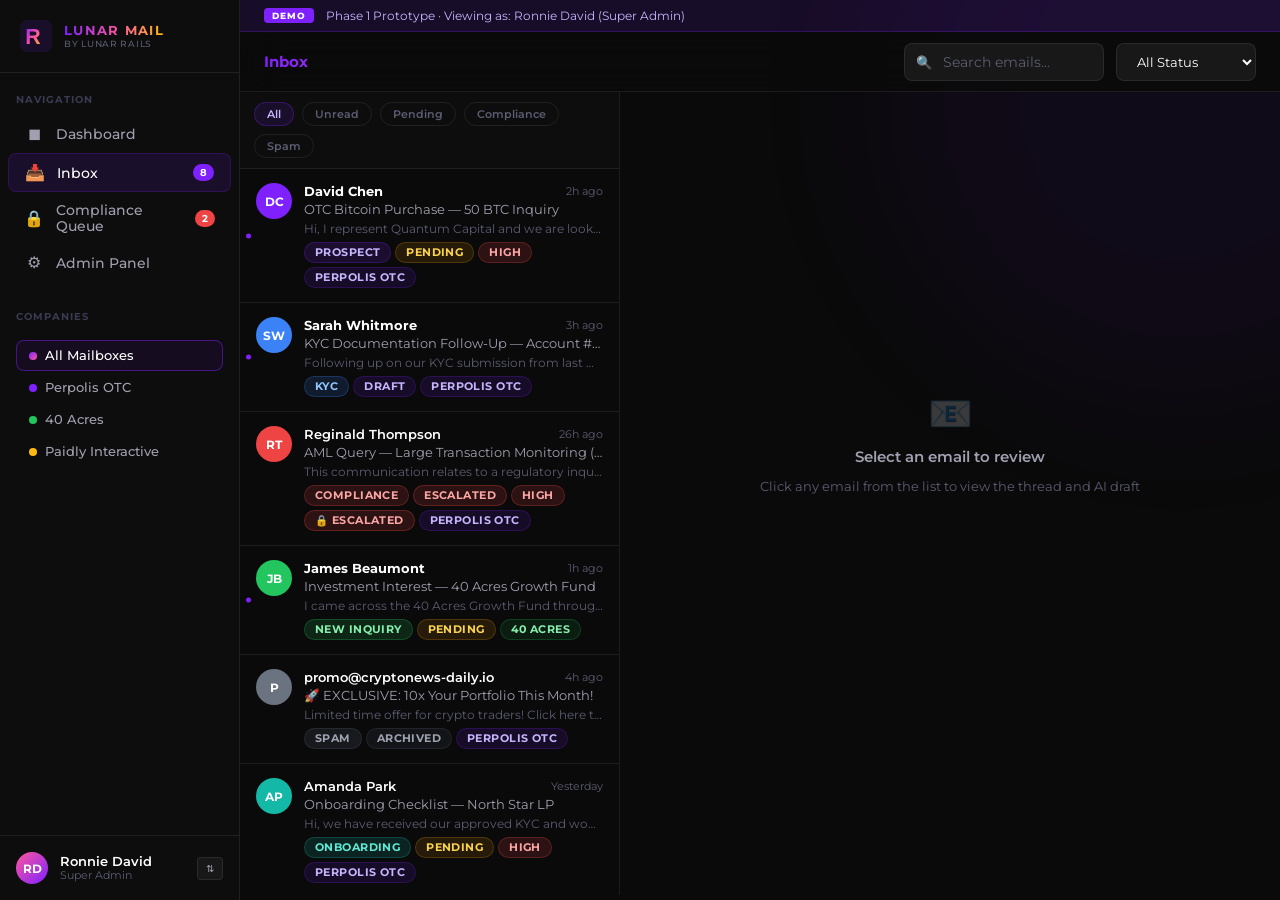
<file: inbox.html>
<!DOCTYPE html>
<html lang="en">
<head>
<meta charset="UTF-8"/>
<meta name="viewport" content="width=device-width, initial-scale=1.0"/>
<title>Lunar Mail — Inbox</title>
<link rel="stylesheet" href="css/main.css"/>
<style>
  /* ── Sidebar offset: sidebar is position:fixed at 240px, so main-content
        needs margin-left to clear it. Reinforce here to ensure it always applies. ── */
  .main-content { margin-left: var(--sidebar-w, 240px) !important; min-width: 0; }

  /* ── Inbox split layout ──────────────────────────────────────────── */
  .inbox-wrap { display:grid; grid-template-columns:380px 1fr; height:calc(100vh - 97px); overflow:hidden; }

  /* ── Email list panel ────────────────────────────────────────────── */
  .email-list-panel { border-right:1px solid var(--border); display:flex; flex-direction:column; min-height:0; overflow:hidden; }
  .filter-bar { display:flex; gap:8px; padding:10px 14px; border-bottom:1px solid var(--border); background:var(--bg-sidebar); flex-wrap:wrap; flex-shrink:0; }
  .filter-chip { padding:4px 12px; border-radius:var(--r-full); font-size:11px; font-weight:600; cursor:pointer; border:1px solid var(--border); color:var(--text-muted); background:transparent; transition:all var(--fast) ease; }
  .filter-chip:hover { color:var(--text); border-color:var(--border-med); }
  .filter-chip.active { background:rgba(127,33,255,0.12); color:#c4b5fd; border-color:rgba(127,33,255,0.3); }
  .email-item { display:flex; gap:12px; padding:14px 16px; border-bottom:1px solid var(--border); cursor:pointer; transition:background var(--fast) ease; position:relative; }
  .email-item:hover { background:var(--bg-elevated); }
  .email-item.selected { background:rgba(127,33,255,0.07); border-right:2px solid var(--purple); }
  .email-item.unread .em-sender { font-weight:700; }
  .em-unread-dot { position:absolute; left:6px; top:50%; transform:translateY(-50%); width:5px; height:5px; border-radius:50%; background:var(--purple); }
  .em-avatar { width:36px; height:36px; border-radius:50%; display:flex; align-items:center; justify-content:center; font-size:12px; font-weight:700; color:white; flex-shrink:0; }
  .em-body { flex:1; min-width:0; }
  .em-top { display:flex; align-items:center; justify-content:space-between; margin-bottom:3px; }
  .em-sender { font-size:13px; font-weight:600; }
  .em-time { font-size:10.5px; color:var(--text-muted); flex-shrink:0; }
  .em-subject { font-size:12.5px; color:var(--text-sec); margin-bottom:5px; white-space:nowrap; overflow:hidden; text-overflow:ellipsis; }
  .em-preview { font-size:11.5px; color:var(--text-muted); white-space:nowrap; overflow:hidden; text-overflow:ellipsis; }
  .em-tags { display:flex; gap:4px; margin-top:6px; flex-wrap:wrap; }

  /* ── Detail pane — KEY: display:block not flex, min-height:0 ─────── */
  .detail-pane { min-height:0; overflow-y:auto; overflow-x:hidden; display:block; background:var(--bg); scroll-behavior:smooth; }

  /* Sticky email header */
  .detail-header { position:sticky; top:0; z-index:20; background:var(--bg); padding:18px 24px 14px; border-bottom:1px solid var(--border); box-shadow:0 2px 16px rgba(0,0,0,0.3); }
  .detail-subject { font-size:17px; font-weight:700; margin-bottom:10px; line-height:1.3; color:var(--text); }
  .detail-meta-row { display:flex; align-items:center; gap:8px; flex-wrap:wrap; }
  .detail-from { display:flex; align-items:center; gap:10px; }

  /* Section tab navigation — sticky just below header */
  .detail-section-nav { display:flex; background:var(--bg-sidebar); border-bottom:1px solid var(--border); overflow-x:auto; scrollbar-width:none; position:sticky; top:82px; z-index:19; }
  .detail-section-nav::-webkit-scrollbar { display:none; }
  .detail-section-tab { display:inline-flex; align-items:center; gap:5px; padding:10px 18px; font-size:11.5px; font-weight:600; color:var(--text-muted); cursor:pointer; white-space:nowrap; border-bottom:2px solid transparent; transition:color .15s,border-color .15s; flex-shrink:0; user-select:none; }
  .detail-section-tab:hover { color:var(--text); }
  .detail-section-tab.active { color:var(--purple); border-bottom-color:var(--purple); }

  /* Section divider labels */
  .section-divider { display:flex; align-items:center; gap:10px; padding:20px 24px 10px; }
  .section-divider-label { font-size:10.5px; font-weight:700; text-transform:uppercase; letter-spacing:.08em; color:var(--text-muted); white-space:nowrap; }
  .section-divider-line { flex:1; height:1px; background:var(--border); }

  /* Email body */
  .detail-body { padding:20px 24px 28px; font-size:14px; line-height:1.85; color:var(--text-sec); }

  /* AI draft card */
  .detail-ai { margin:0 20px 20px; background:rgba(127,33,255,0.04); border:1px solid rgba(127,33,255,0.25); border-radius:var(--r-xl); overflow:hidden; }
  .detail-ai-header { background:rgba(127,33,255,0.08); border-bottom:1px solid rgba(127,33,255,0.2); padding:12px 18px; display:flex; align-items:center; gap:10px; flex-wrap:wrap; }
  .detail-ai-body { padding:18px; }
  .detail-ai-draft { font-size:13.5px; line-height:1.8; color:var(--text-sec); white-space:pre-line; }
  .detail-actions { display:flex; gap:8px; padding:12px 18px; border-top:1px solid rgba(127,33,255,0.15); flex-wrap:wrap; align-items:center; background:rgba(127,33,255,0.03); }

  /* Internal notes */
  .detail-notes { padding:0 24px 36px; }
  .comment-input { width:100%; background:var(--bg-elevated); border:1px solid var(--border); border-radius:var(--r-md); padding:10px 14px; font-family:var(--font); font-size:13px; color:var(--text); resize:none; outline:none; box-sizing:border-box; }
  .comment-input:focus { border-color:var(--purple); }

  /* Empty state */
  .empty-detail { display:flex; flex-direction:column; align-items:center; justify-content:center; height:calc(100vh - 200px); color:var(--text-muted); gap:12px; padding:40px; text-align:center; }

  /* Template panel */
  .tpl-panel { position:absolute; top:calc(100% + 6px); right:0; width:340px; background:var(--bg-elevated); border:1px solid var(--border-med); border-radius:var(--r-xl); box-shadow:0 12px 40px rgba(0,0,0,0.5); z-index:200; overflow:hidden; }
  .tpl-panel-head { padding:10px 14px; border-bottom:1px solid var(--border); display:flex; align-items:center; justify-content:space-between; }
  .tpl-panel-head span { font-size:12px; font-weight:700; color:var(--text); }
  .tpl-close { background:none; border:none; color:var(--text-muted); font-size:16px; cursor:pointer; padding:2px 6px; }
  .tpl-list { max-height:340px; overflow-y:auto; }
  .tpl-group-label { font-size:10px; font-weight:700; color:var(--text-muted); text-transform:uppercase; letter-spacing:.07em; padding:10px 14px 4px; }
  .tpl-item { display:flex; align-items:flex-start; gap:10px; padding:10px 14px; cursor:pointer; border-bottom:1px solid var(--border); transition:background var(--fast); }
  .tpl-item:hover { background:rgba(127,33,255,0.07); }
  .tpl-icon { font-size:15px; flex-shrink:0; margin-top:1px; }
  .tpl-name { font-size:12.5px; font-weight:600; color:var(--text); }
  .tpl-cat  { font-size:11px; color:var(--text-muted); margin-top:2px; }
  .tpl-anchor { position:relative; }

  /* ── Responsive breakpoints (media queries LAST — cascade order) ─── */
  @media(max-width:1100px) { .inbox-wrap{ grid-template-columns:300px 1fr; } }
  @media(max-width:880px) {
    .inbox-wrap{ grid-template-columns:240px 1fr; height:calc(100vh - 120px); }
    .filter-bar{ gap:4px; padding:8px 10px; flex-wrap:nowrap; overflow-x:auto; }
    .filter-chip{ padding:3px 10px; font-size:10.5px; flex-shrink:0; }
    .detail-header{ padding:14px 16px 12px; }
    .detail-section-nav{ top:68px; }
    .detail-body{ padding:16px 16px 22px; }
    .detail-ai{ margin:0 12px 16px; }
    .detail-notes{ padding:0 16px 28px; }
  }
  @media(max-width:640px) {
    .inbox-wrap{ grid-template-columns:1fr; height:auto; }
    .email-list-panel{ height:calc(100vh - 97px); overflow-y:auto; }
    .detail-pane{ display:none; position:fixed; inset:0; top:0; z-index:100; background:var(--bg); overflow-y:auto; }
    .detail-pane.mobile-active{ display:block; }
    .mobile-back-btn{ display:flex; }
  }
</style>
</head>
<body>
<div class="bg-orb orb-purple"></div>
<div class="sidebar-overlay" id="sidebar-overlay" onclick="toggleMobileSidebar()"></div>
<div class="app-shell">

  <!-- SIDEBAR -->
  <aside class="sidebar">
    <div class="sidebar-logo">
      <div class="logo-mark">
        <svg width="32" height="32" viewBox="0 0 48 48" fill="none">
          <defs><linearGradient id="lg" x1="0%" y1="0%" x2="100%" y2="100%"><stop offset="0%" stop-color="#7F21FF"/><stop offset="55%" stop-color="#FF569D"/><stop offset="100%" stop-color="#FFBA0D"/></linearGradient></defs>
          <rect width="48" height="48" rx="10" fill="rgba(127,33,255,0.12)"/>
          <text x="8" y="36" font-family="Satoshi,Arial,sans-serif" font-weight="900" font-size="32" fill="url(#lg)">R</text>
        </svg>
      </div>
      <div class="logo-wordmark"><div class="logo-product">Lunar Mail</div><div class="logo-by">by Lunar Rails</div></div>
    </div>
    <div class="sidebar-section">Navigation</div>
    <nav>
      <div class="nav-item" data-page="dashboard" onclick="navigate('dashboard')"><span class="nav-icon">◼</span>Dashboard</div>
      <div class="nav-item active" data-page="inbox" onclick="navigate('inbox')"><span class="nav-icon">📥</span>Inbox<span class="nav-badge">8</span></div>
      <div class="nav-item" data-page="compliance" onclick="navigate('compliance')"><span class="nav-icon">🔒</span>Compliance Queue<span class="nav-badge red">2</span></div>
      <div class="nav-item" data-page="admin" onclick="navigate('admin')"><span class="nav-icon">⚙</span>Admin Panel</div>
    </nav>
    <div class="sidebar-section" style="margin-top:8px;">Companies</div>
    <div class="company-filter">
      <button class="company-btn active" id="filter-all" onclick="filterByCompany('all',this)"><span class="company-dot" style="background:linear-gradient(135deg,#7F21FF,#FF569D);"></span>All Mailboxes</button>
      <button class="company-btn" id="filter-perpolis" onclick="filterByCompany('perpolis',this)"><span class="company-dot" style="background:#7F21FF;"></span>Perpolis OTC</button>
      <button class="company-btn" id="filter-acres" onclick="filterByCompany('acres',this)"><span class="company-dot" style="background:#22C55E;"></span>40 Acres</button>
      <button class="company-btn" id="filter-paidly" onclick="filterByCompany('paidly',this)"><span class="company-dot" style="background:#FFBA0D;"></span>Paidly Interactive</button>
    </div>
    <div class="sidebar-user">
      <div class="user-avatar" id="sidebar-avatar" style="background:linear-gradient(135deg,#FF569D,#7F21FF);">RD</div>
      <div class="user-info"><div class="user-name" id="sidebar-user-name">Ronnie David</div><div class="user-role" id="sidebar-user-role">Super Admin</div></div>
      <button class="role-switcher" onclick="openRoleSwitcher()">⇅</button>
    </div>
  </aside>

  <!-- MAIN -->
  <div class="main-content">
    <div class="demo-banner">
      <span class="demo-badge">Demo</span>
      <span>Phase 1 Prototype · <span id="demo-user-label">Viewing as: Ronnie David (Super Admin)</span></span>
    </div>
    <div class="topbar">
      <button class="topbar-hamburger" onclick="toggleMobileSidebar()" aria-label="Menu">☰</button>
      <div class="topbar-title grad-text">Inbox</div>
      <div class="topbar-actions">
        <div class="input-wrap" style="width:200px;">
          <span class="input-icon" style="font-size:13px;">🔍</span>
          <input class="input has-icon" type="search" placeholder="Search emails..." oninput="searchEmails(this.value)"/>
        </div>
        <select class="select" style="width:140px;" onchange="filterByStatus(this.value)">
          <option value="all">All Status</option>
          <option value="pending">Pending</option>
          <option value="draft">Draft Ready</option>
          <option value="approved">Approved</option>
          <option value="escalated">Escalated</option>
        </select>
      </div>
    </div>

    <div class="inbox-wrap">
      <!-- Email list -->
      <div class="email-list-panel">
        <div class="filter-bar">
          <button class="filter-chip active" onclick="setFilter(this,'all')">All</button>
          <button class="filter-chip" onclick="setFilter(this,'unread')">Unread</button>
          <button class="filter-chip" onclick="setFilter(this,'pending')">Pending</button>
          <button class="filter-chip" onclick="setFilter(this,'compliance')">Compliance</button>
          <button class="filter-chip" onclick="setFilter(this,'spam')">Spam</button>
        </div>
        <div id="email-list" style="flex:1;overflow-y:auto;"></div>
      </div>

      <!-- Detail pane -->
      <div class="detail-pane" id="detail-pane">
        <div class="mobile-back-btn" onclick="closeMobileDetail()">← Back to Inbox</div>
        <div class="empty-detail">
          <div style="font-size:36px;opacity:0.2;">📧</div>
          <div style="font-size:15px;font-weight:600;color:var(--text-sec);">Select an email to review</div>
          <div style="font-size:13px;">Click any email from the list to view the thread and AI draft</div>
        </div>
      </div>
    </div>
  </div>
</div>

<script src="js/app.js"></script>
<script>
/* ── State ─────────────────────────────────────── */
let currentCategoryFilter = 'all'; // chip bar: all | unread | pending | compliance | spam
let currentStatusFilter   = 'all'; // dropdown: all | pending | draft | approved | escalated | archived
let currentCompany        = 'all'; // sidebar company filter
let currentSearch         = '';    // search box
let selectedId            = null;

/* ── Text formatting helper ─────────────────────
   Converts \n → <br> and **bold** → <strong>    */
function formatText(raw) {
  if (!raw) return '';
  return raw
    .replace(/&/g,'&amp;').replace(/</g,'&lt;').replace(/>/g,'&gt;')
    .replace(/\*\*(.+?)\*\*/g,'<strong>$1</strong>')
    .replace(/\n/g,'<br>');
}

/* ── Company badge class (no spaces) ───────────── */
function companyBadgeClass(company) {
  if (company.includes('40')) return 'badge-acres';
  if (company.toLowerCase().includes('paidly')) return 'badge-paidly';
  return 'badge-perpolis';
}

/* ── Get filtered + searched email list ─────────── */
function getFilteredEmails() {
  return EMAILS.filter(em => {
    const matchCompany =
      currentCompany === 'all' ||
      (currentCompany === 'perpolis' && em.company === 'Perpolis OTC') ||
      (currentCompany === 'acres'    && em.company === '40 Acres') ||
      (currentCompany === 'paidly'   && em.company === 'Paidly Interactive');

    const matchCategory =
      currentCategoryFilter === 'all' ||
      (currentCategoryFilter === 'unread'     && em.unread) ||
      (currentCategoryFilter === 'pending'    && em.status === 'pending') ||
      (currentCategoryFilter === 'compliance' && em.category === 'compliance_query') ||
      (currentCategoryFilter === 'spam'       && em.category === 'spam');

    const matchStatus =
      currentStatusFilter === 'all' ||
      em.status === currentStatusFilter;

    const matchSearch =
      !currentSearch ||
      em.from_name.toLowerCase().includes(currentSearch) ||
      em.subject.toLowerCase().includes(currentSearch) ||
      (em.preview || '').toLowerCase().includes(currentSearch) ||
      em.from_email.toLowerCase().includes(currentSearch);

    return matchCompany && matchCategory && matchStatus && matchSearch;
  });
}

/* ── Render email list ───────────────────────────── */
function renderEmailList(emails) {
  const container = document.getElementById('email-list');
  if (!emails.length) {
    container.innerHTML = `<div class="empty-detail" style="padding:60px 20px;text-align:center;">
      <div style="font-size:28px;opacity:0.3;margin-bottom:10px;">📭</div>
      <div style="font-size:14px;font-weight:600;color:var(--text-sec);">No emails found</div>
      <div style="font-size:12px;color:var(--text-muted);margin-top:4px;">Try a different filter or search term</div>
    </div>`;
    return;
  }
  container.innerHTML = emails.map(em => {
    const initials = em.from_name.split(' ').filter(Boolean).map(n=>n[0]).join('').substring(0,2).toUpperCase();
    const statusLabel = { pending:'Pending', draft:'Draft', approved:'Approved', escalated:'Escalated', archived:'Archived' }[em.status] || em.status;
    return `
    <div class="email-item ${em.unread?'unread':''} ${selectedId===em.id?'selected':''}" data-id="${em.id}" role="button" tabindex="0">
      ${em.unread?'<div class="em-unread-dot"></div>':''}
      <div class="em-avatar" style="background:${em.avatarColor||'#7F21FF'};">${initials}</div>
      <div class="em-body">
        <div class="em-top">
          <div class="em-sender">${escHtml(em.from_name)}</div>
          <div class="em-time">${em.timeAgo||''}</div>
        </div>
        <div class="em-subject">${escHtml(em.subject)}</div>
        <div class="em-preview">${escHtml(em.preview||'')}</div>
        <div class="em-tags">
          <span class="badge ${categoryBadgeClass(em.category)}">${categoryLabel(em.category)}</span>
          <span class="badge ${statusBadgeClass(em.status)}">${statusLabel}</span>
          ${em.priority==='high'?'<span class="badge badge-high">High</span>':''}
          ${em.flagged?'<span class="badge badge-escalated">🔒 Escalated</span>':''}
          <span class="badge ${companyBadgeClass(em.company)}">${escHtml(em.company)}</span>
        </div>
      </div>
    </div>`
  }).join('');

  // Event delegation — one listener on the container
  container.onclick = e => {
    const item = e.target.closest('[data-id]');
    if (item) selectEmail(item.dataset.id);
  };
}

/* ── HTML escape helper ─────────────────────────── */
function escHtml(s) {
  return String(s||'').replace(/&/g,'&amp;').replace(/</g,'&lt;').replace(/>/g,'&gt;').replace(/"/g,'&quot;');
}

/* ── Filter controls ────────────────────────────── */
function setFilter(btn, filter) {
  currentCategoryFilter = filter;
  document.querySelectorAll('.filter-chip').forEach(b => b.classList.remove('active'));
  btn.classList.add('active');
  renderEmailList(getFilteredEmails());
}

function filterByCompany(company, btn) {
  currentCompany = company;
  document.querySelectorAll('.company-btn').forEach(b => b.classList.remove('active'));
  btn.classList.add('active');
  renderEmailList(getFilteredEmails());
}

function filterByStatus(status) {
  currentStatusFilter = status;
  renderEmailList(getFilteredEmails());
}

function searchEmails(q) {
  currentSearch = q.toLowerCase().trim();
  renderEmailList(getFilteredEmails());
}

/* ── Select & render email detail ────────────────── */
function selectEmail(id) {
  selectedId = id;
  const em = EMAILS.find(e => e.id === id);
  if (!em) return;
  em.unread = false;
  renderEmailList(getFilteredEmails());

  const isCompliance = em.category === 'compliance_query' || em.flagged;
  const u = getCurrentUser();
  const canApprove = u.role !== 'Analyst';
  const initials = em.from_name.split(' ').filter(Boolean).map(n=>n[0]).join('').substring(0,2).toUpperCase();
  const statusLabel = { pending:'Pending Review', draft:'Draft Ready', approved:'Approved', escalated:'Escalated', archived:'Archived' }[em.status] || em.status;

  document.getElementById('detail-pane').innerHTML = `

    <!-- ── Sticky header ── -->
    <div class="detail-header" id="dp-header">
      <div class="detail-subject">${escHtml(em.subject)}</div>
      <div class="detail-meta-row">
        <div class="detail-from">
          <div class="em-avatar" style="width:34px;height:34px;background:${em.avatarColor||'#7F21FF'};font-size:11px;">${initials}</div>
          <div>
            <div style="font-size:13px;font-weight:600;">${escHtml(em.from_name)}</div>
            <div style="font-size:11.5px;color:var(--text-muted);">${escHtml(em.from_email)}</div>
          </div>
        </div>
        <span class="badge ${categoryBadgeClass(em.category)}">${categoryLabel(em.category)}</span>
        <span class="badge ${statusBadgeClass(em.status)}">${statusLabel}</span>
        ${em.priority==='high'?'<span class="badge badge-high">High Priority</span>':''}
        <span style="margin-left:auto;font-size:11px;color:var(--text-muted);">${em.timeAgo||''}</span>
      </div>
      ${isCompliance?`<div class="alert alert-error" style="margin-top:12px;"><span>🔒</span><span><strong>Compliance Flag</strong> — Escalated to ${escHtml(em.escalatedTo||'compliance team')}. No AI draft reply until review is complete.</span></div>`:''}
      ${!canApprove?`<div class="alert alert-warning" style="margin-top:10px;font-size:12px;"><span>👁</span><span>Read-only view — Analysts can review drafts but cannot approve or send.</span></div>`:''}
    </div>

    <!-- ── Section tab navigation ── -->
    <div class="detail-section-nav" id="dp-nav">
      <span class="detail-section-tab active" onclick="scrollToDetailSection('sec-email')">📧 Email</span>
      <span class="detail-section-tab"         onclick="scrollToDetailSection('sec-draft')">🤖 AI Draft</span>
      <span class="detail-section-tab"         onclick="scrollToDetailSection('sec-notes')">💬 Notes</span>
    </div>

    <!-- ── EMAIL BODY ── -->
    <div id="sec-email"></div>
    <div class="detail-body">${formatText(em.body)}</div>

    <!-- ── AI DRAFT ── -->
    <div id="sec-draft" class="section-divider">
      <span class="section-divider-label">🤖 AI Draft Reply</span>
      <div class="section-divider-line"></div>
      ${em.aiConfidence && em.aiConfidence!=='—'
        ? `<span style="font-size:11px;color:var(--success);font-weight:600;white-space:nowrap;">✓ ${escHtml(em.aiConfidence)} confidence</span>`
        : `<span style="font-size:11px;color:#fca5a5;font-weight:600;white-space:nowrap;">⚠ Manual review</span>`}
    </div>

    <div class="detail-ai">
      <div class="detail-ai-header">
        <svg width="15" height="15" viewBox="0 0 16 16" fill="none"><circle cx="8" cy="8" r="7" stroke="url(#aig)" stroke-width="1.5"/><path d="M5 8h6M8 5v6" stroke="url(#aig)" stroke-width="1.5" stroke-linecap="round"/><defs><linearGradient id="aig" x1="0" y1="0" x2="16" y2="16"><stop stop-color="#7F21FF"/><stop offset="1" stop-color="#FF569D"/></linearGradient></defs></svg>
        <span class="ai-panel-label" style="font-size:12.5px;font-weight:700;">Suggested Reply</span>
        <span style="font-size:11px;color:var(--text-muted);">— edit before sending</span>
        <div class="tpl-anchor" style="margin-left:auto;" id="tpl-anchor-${em.id}">
          ${!isCompliance&&canApprove?`<button class="btn btn-ghost btn-xs" onclick="toggleTemplatePanel('${em.id}','${escHtml(em.company)}',event)">📋 Templates</button>`:''}
        </div>
      </div>
      <div class="detail-ai-body">
        ${em.note?`<div class="alert alert-warning" style="margin-bottom:12px;font-size:12px;"><span>⚠</span><span>${escHtml(em.note)}</span></div>`:''}
        <div class="detail-ai-draft" id="draft-${em.id}"
             contenteditable="${isCompliance||!canApprove?'false':'true'}"
             style="${isCompliance?'opacity:0.55;cursor:not-allowed;':'background:var(--bg-elevated);padding:16px;border-radius:var(--r-md);border:1px solid var(--border);min-height:140px;outline:none;'}"
             onfocus="this.style.borderColor='rgba(127,33,255,0.5)'"
             onblur="this.style.borderColor='var(--border)'"
        >${formatText(em.aiDraft)}</div>
      </div>
      <div class="detail-actions">
        ${!isCompliance&&canApprove?`
          <button class="btn btn-primary btn-sm" id="approve-btn-${em.id}" onclick="approveEmail('${em.id}')">✓ Approve &amp; Send</button>
          <button class="btn btn-secondary btn-sm" onclick="toggleEdit('${em.id}')">✏ Edit Draft</button>
        `:''}
        <button class="btn btn-ghost btn-sm" onclick="flagCompliance('${em.id}')">🔒 Flag Compliance</button>
        <a href="email-review.html?id=${em.id}" class="btn btn-ghost btn-sm" style="text-decoration:none;">⤢ Full Review</a>
        <button class="btn btn-ghost btn-sm" style="margin-left:auto;" onclick="archiveEmail('${em.id}')">Archive</button>
      </div>
    </div>

    <!-- ── INTERNAL NOTES ── -->
    <div id="sec-notes" class="section-divider" style="margin-top:4px;">
      <span class="section-divider-label">💬 Internal Notes</span>
      <div class="section-divider-line"></div>
      <span style="font-size:10px;color:var(--text-muted);font-weight:400;white-space:nowrap;">not visible to client</span>
    </div>

    <div class="detail-notes">
      <div id="comment-list" style="display:flex;flex-direction:column;gap:10px;margin-bottom:16px;">
        <div class="comment-item">
          <div class="user-avatar" style="width:28px;height:28px;font-size:10px;background:linear-gradient(135deg,#22C55E,#7F21FF);">FP</div>
          <div class="comment-body">
            <div class="comment-author">Felipe <span style="font-weight:400;color:var(--text-muted);">· Analyst</span></div>
            <div class="comment-text">AI draft looks good. Double-checked the T+1 settlement info — confirmed correct.</div>
            <div class="comment-time">35 min ago</div>
          </div>
        </div>
      </div>
      <div style="display:flex;gap:10px;align-items:flex-start;">
        <div class="user-avatar" id="comment-avatar" style="width:28px;height:28px;font-size:10px;background:linear-gradient(135deg,#FF569D,#7F21FF);">RD</div>
        <div style="flex:1;">
          <textarea class="comment-input" id="comment-input-${em.id}" rows="2" placeholder="Add an internal note..."></textarea>
          <div style="display:flex;justify-content:flex-end;margin-top:6px;">
            <button class="btn btn-ghost btn-xs" onclick="postComment('${em.id}')">Post Note</button>
          </div>
        </div>
      </div>
    </div>
  `;

  /* After render: sync sticky-nav top to actual header height + wire scroll-spy */
  requestAnimationFrame(() => {
    const hdr = document.getElementById('dp-header');
    const nav = document.getElementById('dp-nav');
    if (hdr && nav) {
      nav.style.top = hdr.offsetHeight + 'px';
      const stickyH = hdr.offsetHeight + nav.offsetHeight + 10;
      ['sec-email','sec-draft','sec-notes'].forEach(sid => {
        const el = document.getElementById(sid);
        if (el) el.style.scrollMarginTop = stickyH + 'px';
      });
    }
  });

  const dp = document.getElementById('detail-pane');
  if (dp) {
    dp.removeEventListener('scroll', _dpScrollSpy);
    dp.addEventListener('scroll', _dpScrollSpy, { passive: true });
    dp.scrollTop = 0;
  }
}

/* ── Scroll to a section smoothly ──────────────────────────── */
function scrollToDetailSection(sectionId) {
  const el = document.getElementById(sectionId);
  if (el) el.scrollIntoView({ behavior: 'smooth', block: 'start' });
}

/* ── Scroll-spy: highlight active section tab ───────────────── */
function _dpScrollSpy() {
  const dp = document.getElementById('detail-pane');
  if (!dp) return;
  const hdr = document.getElementById('dp-header');
  const nav = document.getElementById('dp-nav');
  const offset = (hdr?.offsetHeight || 82) + (nav?.offsetHeight || 40) + 24;
  const scrollTop = dp.scrollTop + offset;
  const secs = ['sec-email','sec-draft','sec-notes'];
  let activeIdx = 0;
  secs.forEach((sid, i) => {
    const el = document.getElementById(sid);
    if (el && el.offsetTop <= scrollTop) activeIdx = i;
  });
  document.querySelectorAll('.detail-section-tab').forEach((t, i) =>
    t.classList.toggle('active', i === activeIdx)
  );
}

/* ── Edit toggle ───────────────────────────────── */
function toggleEdit(id) {
  const el = document.getElementById('draft-' + id);
  if (!el) return;
  const isEditing = el.contentEditable === 'true';
  el.contentEditable = isEditing ? 'false' : 'true';
  el.style.borderColor = isEditing ? 'var(--border)' : 'rgba(127,33,255,0.5)';
  if (!isEditing) { el.focus(); }
}

/* ── Approve ───────────────────────────────────── */
function approveEmail(id) {
  const em = EMAILS.find(e => e.id === id);
  if (!em) return;
  const btn = document.getElementById('approve-btn-' + id);
  if (btn) { btn.disabled = true; btn.textContent = '⟳ Sending...'; }
  setTimeout(() => {
    em.status = 'approved';
    em.unread = false;
    renderEmailList(getFilteredEmails());
    selectEmail(id);
    // Re-render status in header
    const toast = document.createElement('div');
    toast.style.cssText = 'position:fixed;bottom:24px;left:50%;transform:translateX(-50%);background:#181818;border:1px solid rgba(34,197,94,0.4);border-radius:99px;padding:10px 22px;font-size:13px;color:#4ade80;font-weight:600;z-index:999;box-shadow:0 4px 20px rgba(0,0,0,0.4);';
    toast.textContent = '✅ Reply approved and queued for sending via Front.';
    document.body.appendChild(toast);
    setTimeout(() => toast.remove(), 3000);
  }, 600);
}

/* ── Flag compliance ───────────────────────────── */
function flagCompliance(id) {
  const em = EMAILS.find(e => e.id === id);
  if (!em) return;
  em.flagged = true;
  em.status = 'escalated';
  renderEmailList(getFilteredEmails());
  selectEmail(id);
  const toast = document.createElement('div');
  toast.style.cssText = 'position:fixed;bottom:24px;left:50%;transform:translateX(-50%);background:#181818;border:1px solid rgba(239,68,68,0.4);border-radius:99px;padding:10px 22px;font-size:13px;color:#fca5a5;font-weight:600;z-index:999;';
  toast.textContent = '🔒 Flagged. Compliance team notified via Slack.';
  document.body.appendChild(toast);
  setTimeout(() => toast.remove(), 3000);
}

/* ── Archive ───────────────────────────────────── */
function archiveEmail(id) {
  const em = EMAILS.find(e => e.id === id);
  if (!em) return;
  em.status = 'archived';
  selectedId = null;
  document.getElementById('detail-pane').innerHTML = `<div class="empty-detail"><div style="font-size:28px;opacity:0.3;margin-bottom:8px;">🗃</div><div style="font-size:14px;color:var(--text-sec);">Email archived</div></div>`;
  renderEmailList(getFilteredEmails());
}

/* ── Post comment ──────────────────────────────── */
function postComment(id) {
  const input = document.getElementById('comment-input-' + id);
  if (!input || !input.value.trim()) return;
  const u = getCurrentUser();
  const now = new Date();
  const timeStr = now.getHours().toString().padStart(2,'0') + ':' + now.getMinutes().toString().padStart(2,'0');
  const list = document.getElementById('comment-list');
  if (list) {
    const item = document.createElement('div');
    item.className = 'comment-item';
    item.innerHTML = `
      <div class="user-avatar" style="width:28px;height:28px;font-size:10px;background:${u.color||'#7F21FF'}22;color:${u.color||'#7F21FF'};">${u.initials}</div>
      <div class="comment-body">
        <div class="comment-author">${escHtml(u.name)} <span style="font-weight:400;color:var(--text-muted);">· ${escHtml(u.role)}</span></div>
        <div class="comment-text">${escHtml(input.value.trim())}</div>
        <div class="comment-time">Just now · ${timeStr}</div>
      </div>`;
    list.appendChild(item);
    input.value = '';
  }
}

/* ── Template panel ────────────────────────────── */
function toggleTemplatePanel(emailId, company, evt) {
  evt.stopPropagation();
  // Close any existing panel
  const existing = document.getElementById('tpl-panel');
  if (existing) { existing.remove(); return; }

  const anchor = document.getElementById('tpl-anchor-' + emailId);
  if (!anchor) return;

  // Filter templates to current company, fall back to all if none match
  let filtered = TEMPLATES.filter(t => t.company === company);
  if (!filtered.length) filtered = TEMPLATES;

  // Group by category label
  const catLabels = {
    prospect_inquiry: 'Prospect Inquiry',
    onboarding:       'Onboarding',
    compliance_query: 'Compliance',
    trade_execution:  'Trade Execution',
    off_boarding:     'Off-boarding',
  };

  const groups = {};
  filtered.forEach(t => {
    const g = catLabels[t.category] || t.category;
    if (!groups[g]) groups[g] = [];
    groups[g].push(t);
  });

  const groupHtml = Object.entries(groups).map(([label, items]) => `
    <div class="tpl-group-label">${label}</div>
    ${items.map(t => `
      <div class="tpl-item" onclick="applyTemplate('${emailId}','${t.id}')">
        <div class="tpl-icon">📄</div>
        <div>
          <div class="tpl-name">${escHtml(t.name)}</div>
          <div class="tpl-cat">${escHtml(t.company)}</div>
        </div>
      </div>`).join('')}
  `).join('');

  const panel = document.createElement('div');
  panel.className = 'tpl-panel';
  panel.id = 'tpl-panel';
  panel.innerHTML = `
    <div class="tpl-panel-head">
      <span>📋 Canned Response Templates</span>
      <button class="tpl-close" onclick="document.getElementById('tpl-panel')?.remove()">✕</button>
    </div>
    <div class="tpl-list">${groupHtml}</div>`;

  anchor.appendChild(panel);

  // Click outside to close
  setTimeout(() => {
    document.addEventListener('click', function closeTpl(e) {
      if (!panel.contains(e.target)) {
        panel.remove();
        document.removeEventListener('click', closeTpl);
      }
    });
  }, 10);
}

function applyTemplate(emailId, templateId) {
  const tpl = TEMPLATES.find(t => t.id === templateId);
  if (!tpl) return;
  const draft = document.getElementById('draft-' + emailId);
  if (!draft) return;

  // Store original for undo
  draft.dataset.original = draft.innerHTML;

  // Format and inject
  const formatted = tpl.body
    .replace(/&/g,'&amp;').replace(/</g,'&lt;').replace(/>/g,'&gt;')
    .replace(/\*\*(.+?)\*\*/g,'<strong>$1</strong>')
    .replace(/\n/g,'<br>');
  draft.innerHTML = formatted;

  // Highlight briefly
  draft.style.borderColor = 'rgba(127,33,255,0.6)';
  draft.style.background = 'rgba(127,33,255,0.05)';
  setTimeout(() => {
    draft.style.borderColor = 'var(--border)';
    draft.style.background = 'var(--bg-elevated)';
  }, 1200);

  // Close panel
  document.getElementById('tpl-panel')?.remove();

  // Toast
  const toast = document.createElement('div');
  toast.style.cssText = 'position:fixed;bottom:24px;left:50%;transform:translateX(-50%);background:#181818;border:1px solid rgba(127,33,255,0.4);border-radius:99px;padding:10px 22px;font-size:13px;color:#c4b5fd;font-weight:600;z-index:999;box-shadow:0 4px 20px rgba(0,0,0,0.4);';
  toast.textContent = `📋 Template applied — "${tpl.name}"`;
  document.body.appendChild(toast);
  setTimeout(() => toast.remove(), 2800);
}

/* ── Mobile sidebar toggle ─────────────────────── */
function toggleMobileSidebar() {
  const sidebar = document.querySelector('.sidebar');
  const overlay = document.getElementById('sidebar-overlay');
  const isOpen = sidebar?.classList.contains('mobile-open');
  sidebar?.classList.toggle('mobile-open', !isOpen);
  overlay?.classList.toggle('active', !isOpen);
}

/* ── Mobile detail pane ────────────────────────── */
function openMobileDetail() {
  if (window.innerWidth <= 640) {
    const detail = document.getElementById('detail-pane');
    detail?.classList.add('mobile-active');
    window.scrollTo(0, 0);
  }
}

function closeMobileDetail() {
  const detail = document.getElementById('detail-pane');
  detail?.classList.remove('mobile-active');
  selectedId = null;
  renderEmailList(getFilteredEmails());
}

// Patch selectEmail to also open mobile detail
const _origSelectEmail = selectEmail;
selectEmail = function(id) {
  _origSelectEmail(id);
  openMobileDetail();
};

/* ── Init ──────────────────────────────────────── */
renderEmailList(getFilteredEmails());
applyRoleToPage(); // apply role-based restrictions
</script>
</body>
</html>
</file>
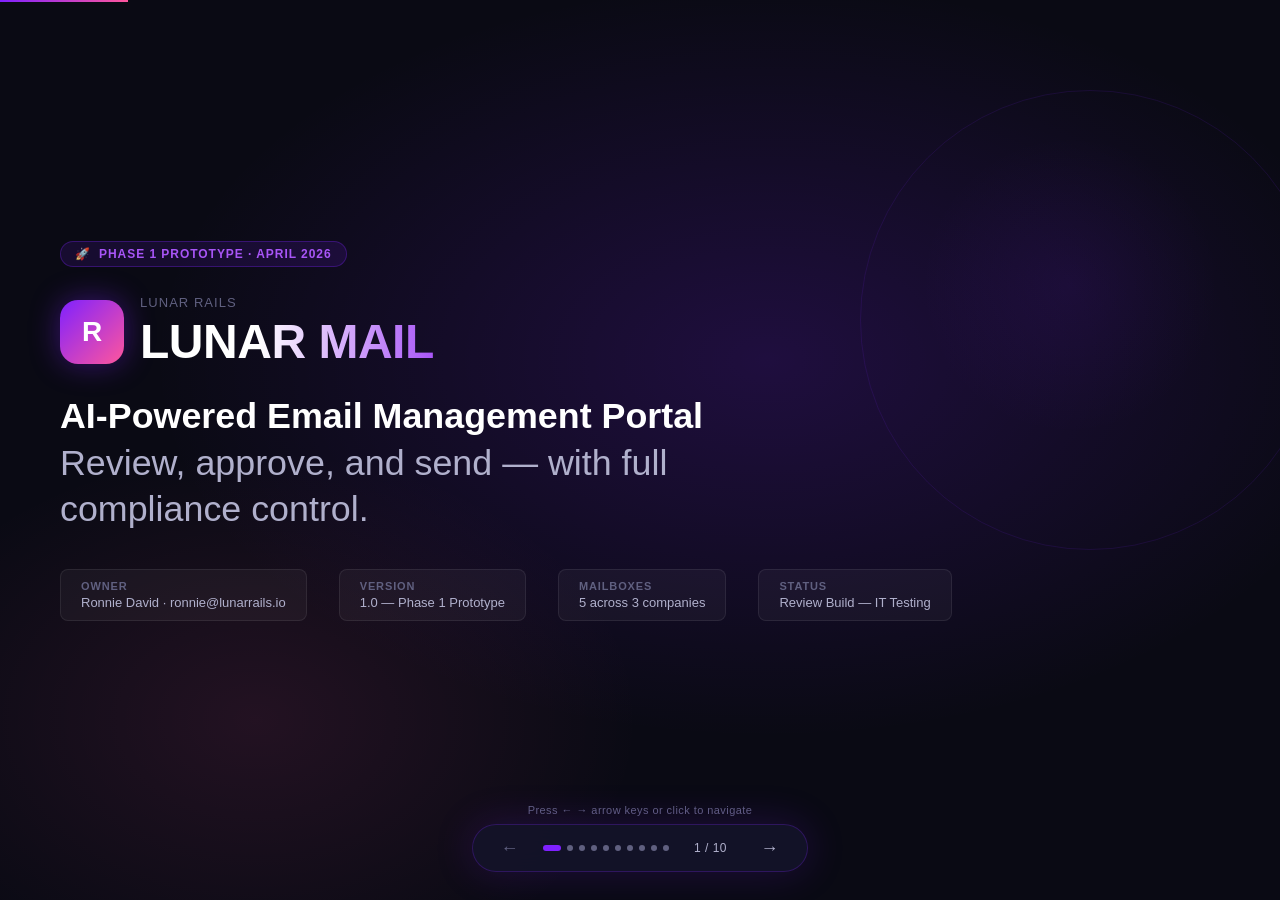
<file: presentation.html>
<!DOCTYPE html>
<html lang="en">
<head>
<meta charset="UTF-8"/>
<meta name="viewport" content="width=device-width, initial-scale=1.0"/>
<title>Lunar Mail — Management Overview</title>
<style>
  :root {
    --bg:       #0A0A14;
    --bg-card:  #14142A;
    --bg-light: #1C1C38;
    --bg-elev:  #22224A;
    --purple:   #7F21FF;
    --purpleL:  #A855F7;
    --pink:     #FF569D;
    --white:    #FFFFFF;
    --sec:      #B0B0CC;
    --dim:      #606080;
    --border:   rgba(127,33,255,0.25);
    --glow:     0 0 40px rgba(127,33,255,0.18);
  }
  *, *::before, *::after { box-sizing: border-box; margin: 0; padding: 0; }
  html, body { width: 100%; height: 100%; background: var(--bg); font-family: -apple-system, BlinkMacSystemFont, 'Inter', 'Segoe UI', sans-serif; color: var(--white); overflow: hidden; user-select: none; }
  #deck { position: relative; width: 100%; height: 100%; }
  .slide { position: absolute; inset: 0; display: flex; flex-direction: column; opacity: 0; pointer-events: none; transition: opacity 0.45s cubic-bezier(.4,0,.2,1), transform 0.45s cubic-bezier(.4,0,.2,1); transform: translateX(60px); }
  .slide.active { opacity: 1; pointer-events: all; transform: translateX(0); }
  .slide.prev { opacity: 0; transform: translateX(-60px); }
  #nav { position: fixed; bottom: 28px; left: 50%; transform: translateX(-50%); display: flex; align-items: center; gap: 16px; background: rgba(20,20,42,0.92); border: 1px solid var(--border); border-radius: 50px; padding: 10px 20px; backdrop-filter: blur(12px); z-index: 100; box-shadow: var(--glow); }
  #nav button { background: none; border: none; cursor: pointer; color: var(--sec); font-size: 18px; padding: 4px 8px; border-radius: 8px; transition: color .2s, background .2s; line-height: 1; }
  #nav button:hover { color: var(--white); background: rgba(127,33,255,0.2); }
  #nav button:disabled { color: var(--dim); cursor: default; }
  #counter { font-size: 12px; color: var(--sec); min-width: 52px; text-align: center; letter-spacing: .04em; }
  #dots { display: flex; gap: 6px; align-items: center; }
  .dot { width: 6px; height: 6px; border-radius: 50%; background: var(--dim); transition: all .3s; cursor: pointer; }
  .dot.active { background: var(--purple); width: 18px; border-radius: 3px; }
  #hint { position: fixed; bottom: 84px; left: 50%; transform: translateX(-50%); font-size: 11px; color: var(--dim); letter-spacing: .04em; transition: opacity 1s; }
  .slide-inner { flex: 1; padding: 52px 60px 90px; display: flex; flex-direction: column; max-width: 1280px; margin: 0 auto; width: 100%; }
  .slide-tag { font-size: 11px; font-weight: 600; letter-spacing: .14em; text-transform: uppercase; color: var(--purple); margin-bottom: 16px; }
  .slide-title { font-size: clamp(28px,3vw,42px); font-weight: 700; line-height: 1.15; color: var(--white); margin-bottom: 12px; }
  .slide-sub { font-size: clamp(14px,1.4vw,17px); color: var(--sec); line-height: 1.55; max-width: 680px; }
  .divider { width: 48px; height: 3px; background: linear-gradient(90deg, var(--purple), var(--pink)); border-radius: 2px; margin: 20px 0; }
  #s1 { background: radial-gradient(ellipse 80% 70% at 60% 40%, rgba(127,33,255,0.18) 0%, transparent 60%), radial-gradient(ellipse 50% 50% at 20% 80%, rgba(255,86,157,0.10) 0%, transparent 60%), var(--bg); }
  #s1 .slide-inner { justify-content: center; align-items: flex-start; }
  .s1-label { display: inline-flex; align-items: center; gap: 8px; background: rgba(127,33,255,0.12); border: 1px solid rgba(127,33,255,0.3); border-radius: 20px; padding: 5px 14px; font-size: 12px; font-weight: 600; color: var(--purpleL); letter-spacing: .08em; text-transform: uppercase; margin-bottom: 28px; }
  .s1-logo { display: flex; align-items: center; gap: 16px; margin-bottom: 24px; }
  .s1-icon { width: 64px; height: 64px; border-radius: 18px; background: linear-gradient(135deg, var(--purple), var(--pink)); display: flex; align-items: center; justify-content: center; font-size: 28px; font-weight: 900; color: #fff; box-shadow: 0 0 30px rgba(127,33,255,0.4); }
  .s1-brand { font-size: 48px; font-weight: 800; letter-spacing: -.01em; background: linear-gradient(90deg, var(--white) 40%, var(--purpleL)); -webkit-background-clip: text; -webkit-text-fill-color: transparent; }
  .s1-byline { font-size: 13px; color: var(--dim); letter-spacing: .08em; text-transform: uppercase; margin-bottom: 4px; }
  .s1-headline { font-size: clamp(22px,2.8vw,38px); font-weight: 300; color: var(--sec); line-height: 1.3; margin-bottom: 36px; max-width: 680px; }
  .s1-headline strong { color: var(--white); font-weight: 600; }
  .s1-meta { display: flex; gap: 32px; flex-wrap: wrap; }
  .s1-pill { background: rgba(255,255,255,0.04); border: 1px solid rgba(255,255,255,0.08); border-radius: 8px; padding: 10px 20px; font-size: 13px; color: var(--sec); }
  .s1-pill strong { color: var(--white); display: block; font-size: 11px; text-transform: uppercase; letter-spacing: .08em; color: var(--dim); margin-bottom: 3px; }
  .oval1 { position: absolute; right: -40px; top: 10%; width: 460px; height: 460px; border-radius: 50%; border: 1px solid rgba(127,33,255,0.12); pointer-events:none; }
  .oval2 { position: absolute; right: 60px; top: 15%; width: 300px; height: 300px; border-radius: 50%; background: radial-gradient(circle, rgba(127,33,255,0.08), transparent 70%); pointer-events:none; }
  .cards-grid { display: grid; grid-template-columns: repeat(3,1fr); gap: 16px; margin-top: 28px; }
  .feat-card { background: var(--bg-card); border: 1px solid var(--border); border-radius: 14px; padding: 22px 20px; transition: border-color .2s, transform .2s; }
  .feat-card:hover { border-color: rgba(127,33,255,0.5); transform: translateY(-2px); }
  .feat-icon { font-size: 26px; margin-bottom: 12px; }
  .feat-title { font-size: 15px; font-weight: 600; color: var(--white); margin-bottom: 7px; }
  .feat-desc { font-size: 13px; color: var(--sec); line-height: 1.5; }
  .feat-tag { display: inline-block; margin-top: 10px; background: rgba(127,33,255,0.12); border: 1px solid rgba(127,33,255,0.25); border-radius: 20px; padding: 3px 10px; font-size: 11px; color: var(--purpleL); font-weight: 600; }
  .detail-layout { display: grid; grid-template-columns: 1fr 1fr; gap: 40px; flex: 1; align-items: center; margin-top: 20px; }
  .detail-layout.flip { direction: rtl; }
  .detail-layout.flip > * { direction: ltr; }
  .detail-text ul { list-style: none; margin: 18px 0; display: flex; flex-direction: column; gap: 10px; }
  .detail-text li { display: flex; align-items: flex-start; gap: 10px; font-size: 14px; color: var(--sec); line-height: 1.5; }
  .detail-text li::before { content: ''; display: block; flex-shrink: 0; width: 6px; height: 6px; border-radius: 50%; background: var(--purple); margin-top: 7px; }
  .detail-text li strong { color: var(--white); }
  .detail-screen { background: var(--bg-card); border: 1px solid var(--border); border-radius: 14px; overflow: hidden; box-shadow: 0 8px 40px rgba(0,0,0,0.4), var(--glow); min-height: 260px; display: flex; flex-direction: column; }
  .screen-bar { background: rgba(127,33,255,0.1); border-bottom: 1px solid var(--border); padding: 10px 14px; display: flex; align-items: center; gap: 8px; }
  .screen-dot { width: 8px; height: 8px; border-radius: 50%; }
  .screen-title { font-size: 11px; color: var(--dim); margin-left: 4px; letter-spacing: .04em; }
  .screen-body { flex: 1; padding: 16px; display: flex; flex-direction: column; gap: 8px; }
  .screen-row { background: var(--bg-light); border-radius: 8px; padding: 10px 12px; font-size: 12px; color: var(--sec); display: flex; align-items: center; gap: 10px; }
  .screen-row .chip { font-size: 10px; font-weight: 600; padding: 2px 8px; border-radius: 20px; background: rgba(127,33,255,0.15); color: var(--purpleL); flex-shrink: 0; }
  .screen-row .chip.green { background: rgba(34,197,94,0.12); color: #4ade80; }
  .screen-row .chip.red   { background: rgba(239,68,68,0.12); color: #f87171; }
  .screen-row .chip.amber { background: rgba(251,191,36,0.12); color: #fbbf24; }
  .screen-row .chip.pink  { background: rgba(255,86,157,0.12); color: var(--pink); }
  .stat-block { background: var(--bg-light); border-radius: 10px; padding: 14px 16px; text-align: center; }
  .stat-num { font-size: 32px; font-weight: 700; background: linear-gradient(135deg, var(--purple), var(--pink)); -webkit-background-clip: text; -webkit-text-fill-color: transparent; }
  .stat-label { font-size: 11px; color: var(--dim); margin-top: 2px; text-transform: uppercase; letter-spacing: .06em; }
  .stat-grid { display: grid; grid-template-columns: repeat(3,1fr); gap: 10px; margin-bottom: 12px; }
  .summary-layout { display: grid; grid-template-columns: 1fr 1fr; gap: 36px; flex: 1; margin-top: 24px; }
  .next-steps { display: flex; flex-direction: column; gap: 10px; margin-top: 4px; }
  .step-item { display: flex; align-items: flex-start; gap: 12px; background: var(--bg-card); border: 1px solid var(--border); border-radius: 10px; padding: 14px 16px; }
  .step-num { flex-shrink: 0; width: 24px; height: 24px; border-radius: 50%; background: linear-gradient(135deg, var(--purple), var(--pink)); display: flex; align-items: center; justify-content: center; font-size: 11px; font-weight: 700; color: #fff; }
  .step-text { font-size: 13px; color: var(--sec); line-height: 1.4; }
  .step-text strong { color: var(--white); }
  .cta-box { margin-top: 16px; background: linear-gradient(135deg, rgba(127,33,255,0.15), rgba(255,86,157,0.1)); border: 1px solid rgba(127,33,255,0.3); border-radius: 12px; padding: 18px 20px; text-align: center; }
  .cta-url { font-size: 13px; color: var(--purpleL); font-weight: 600; word-break: break-all; }
  .cta-label { font-size: 11px; color: var(--dim); margin-bottom: 6px; text-transform: uppercase; letter-spacing: .06em; }
  #progress { position: fixed; top: 0; left: 0; height: 2px; background: linear-gradient(90deg, var(--purple), var(--pink)); transition: width .4s; z-index: 200; }
  @media (max-width: 900px) {
    .slide-inner { padding: 36px 24px 80px; }
    .cards-grid { grid-template-columns: repeat(2,1fr); }
    .detail-layout, .summary-layout { grid-template-columns: 1fr; }
    .detail-layout.flip { direction: ltr; }
    .detail-screen { min-height: 180px; }
    .s1-brand { font-size: 36px; }
    .oval1, .oval2 { display: none; }
    #s-onepager .op-grid { grid-template-columns: 1fr !important; }
  }
  @media (max-width: 600px) {
    .cards-grid { grid-template-columns: 1fr; }
    .s1-meta { flex-direction: column; gap: 10px; }
  }
</style>
</head>
<body>
<div id="progress"></div>
<div id="deck">

  <!-- SLIDE 1 — TITLE -->
  <div class="slide active" id="s1">
    <div class="oval1"></div><div class="oval2"></div>
    <div class="slide-inner">
      <div class="s1-label"><span>🚀</span> Phase 1 Prototype · April 2026</div>
      <div class="s1-logo">
        <div class="s1-icon">R</div>
        <div><div class="s1-byline">Lunar Rails</div><div class="s1-brand">LUNAR MAIL</div></div>
      </div>
      <div class="s1-headline"><strong>AI-Powered Email Management Portal</strong><br>Review, approve, and send — with full compliance control.</div>
      <div class="s1-meta">
        <div class="s1-pill"><strong>Owner</strong>Ronnie David · ronnie@lunarrails.io</div>
        <div class="s1-pill"><strong>Version</strong>1.0 — Phase 1 Prototype</div>
        <div class="s1-pill"><strong>Mailboxes</strong>5 across 3 companies</div>
        <div class="s1-pill"><strong>Status</strong>Review Build — IT Testing</div>
      </div>
    </div>
  </div>

  <!-- SLIDE 2 — ONE PAGER -->
  <div class="slide" id="s-onepager">
    <div class="slide-inner" style="overflow-y:auto;padding-top:40px;padding-bottom:80px;">
      <div style="display:flex;align-items:baseline;justify-content:space-between;margin-bottom:4px;">
        <div class="slide-tag" style="margin-bottom:0;">Executive Summary</div>
        <div style="font-size:11px;color:var(--dim);letter-spacing:.04em;">Lunar Mail &middot; Lunar Rails &middot; 2026</div>
      </div>
      <div class="slide-title" style="font-size:clamp(22px,2.4vw,32px);margin-bottom:4px;">Project One Pager</div>
      <div class="divider" style="margin:10px 0 14px;"></div>
      <div class="op-grid" style="display:grid;grid-template-columns:1fr 1fr;gap:12px;flex:1;">
        <div style="display:flex;flex-direction:column;gap:10px;">
          <div style="background:var(--bg-card);border:1px solid var(--border);border-radius:12px;padding:14px 16px;">
            <div style="display:flex;align-items:center;gap:8px;margin-bottom:8px;">
              <div style="width:20px;height:20px;border-radius:50%;background:linear-gradient(135deg,var(--purple),var(--pink));display:flex;align-items:center;justify-content:center;font-size:10px;font-weight:700;color:#fff;flex-shrink:0;">1</div>
              <div style="font-size:10px;font-weight:700;color:var(--purple);text-transform:uppercase;letter-spacing:.12em;">The Problem It Solves</div>
            </div>
            <div style="font-size:12.5px;color:var(--sec);line-height:1.6;">Managing client email across <strong style="color:var(--white);">5 mailboxes at 3 separate companies</strong> (Perpolis OTC, 40 Acres, Paidly) is fragmented and manually intensive. Without a shared system, replies fall through the cracks, compliance-sensitive emails (AML, KYC) miss escalation deadlines, there is no audit trail, and team members risk sending unapproved responses directly from their mail clients.</div>
          </div>
          <div style="background:var(--bg-card);border:1px solid var(--border);border-radius:12px;padding:14px 16px;flex:1;">
            <div style="display:flex;align-items:center;gap:8px;margin-bottom:8px;">
              <div style="width:20px;height:20px;border-radius:50%;background:linear-gradient(135deg,var(--purple),var(--pink));display:flex;align-items:center;justify-content:center;font-size:10px;font-weight:700;color:#fff;flex-shrink:0;">2</div>
              <div style="font-size:10px;font-weight:700;color:var(--purple);text-transform:uppercase;letter-spacing:.12em;">How It Solves It</div>
            </div>
            <div style="font-size:12.5px;color:var(--sec);line-height:1.6;display:flex;flex-direction:column;gap:6px;">
              <div style="display:flex;gap:8px;"><span style="color:var(--purpleL);font-weight:700;flex-shrink:0;">&#8594;</span><span>A <strong style="color:var(--white);">unified web portal</strong> pulls all mailboxes into a single reviewed queue — no direct client replies possible outside the system.</span></div>
              <div style="display:flex;gap:8px;"><span style="color:var(--purpleL);font-weight:700;flex-shrink:0;">&#8594;</span><span><strong style="color:var(--white);">Claude AI</strong> generates draft replies against your canned templates; 94% avg confidence on Phase 1 emails.</span></div>
              <div style="display:flex;gap:8px;"><span style="color:var(--purpleL);font-weight:700;flex-shrink:0;">&#8594;</span><span><strong style="color:var(--white);">Zero-Send Policy</strong> enforces human approval on every draft before anything is queued to the client.</span></div>
              <div style="display:flex;gap:8px;"><span style="color:var(--purpleL);font-weight:700;flex-shrink:0;">&#8594;</span><span><strong style="color:var(--white);">Compliance Queue</strong> auto-flags AML/KYC emails and escalates via Slack if unactioned within 24–48h.</span></div>
            </div>
          </div>
        </div>
        <div style="display:flex;flex-direction:column;gap:10px;">
          <div style="background:var(--bg-card);border:1px solid var(--border);border-radius:12px;padding:14px 16px;">
            <div style="display:flex;align-items:center;gap:8px;margin-bottom:8px;">
              <div style="width:20px;height:20px;border-radius:50%;background:linear-gradient(135deg,var(--purple),var(--pink));display:flex;align-items:center;justify-content:center;font-size:10px;font-weight:700;color:#fff;flex-shrink:0;">3</div>
              <div style="font-size:10px;font-weight:700;color:var(--purple);text-transform:uppercase;letter-spacing:.12em;">Live Readiness &amp; Adoption</div>
            </div>
            <div style="font-size:12.5px;color:var(--sec);line-height:1.6;">The portal is a <strong style="color:var(--white);">working Phase 1 prototype</strong> hosted on GitHub Pages — all screens, flows, and UI are fully functional for review. <strong style="color:var(--white);">13 users are configured</strong> across 5 permission roles. It is not yet wired to live email systems; the next step pending IT sign-off is connecting the Front API and Make.com automation to process real inbound email. <em style="color:var(--dim);">Think of it as a flight simulator ready to be connected to a real aircraft.</em></div>
          </div>
          <div style="background:var(--bg-card);border:1px solid var(--border);border-radius:12px;padding:14px 16px;">
            <div style="display:flex;align-items:center;gap:8px;margin-bottom:8px;">
              <div style="width:20px;height:20px;border-radius:50%;background:linear-gradient(135deg,var(--purple),var(--pink));display:flex;align-items:center;justify-content:center;font-size:10px;font-weight:700;color:#fff;flex-shrink:0;">4</div>
              <div style="font-size:10px;font-weight:700;color:var(--purple);text-transform:uppercase;letter-spacing:.12em;">How It Was Built</div>
            </div>
            <div style="font-size:12.5px;color:var(--sec);line-height:1.6;display:flex;flex-direction:column;gap:3px;">
              <div><strong style="color:var(--white);">Frontend:</strong> Vanilla HTML/CSS/JS — no framework, no build step, runs anywhere.</div>
              <div><strong style="color:var(--white);">AI drafting:</strong> Anthropic Claude API for contextual reply generation.</div>
              <div><strong style="color:var(--white);">Email routing:</strong> Front API + Make.com automation blueprints.</div>
              <div><strong style="color:var(--white);">Auth:</strong> Google SSO — no passwords stored.</div>
              <div><strong style="color:var(--white);">Compliance alerts:</strong> Slack bot for escalation notifications.</div>
              <div><strong style="color:var(--white);">Hosting:</strong> GitHub Pages (zero infra cost for prototype phase).</div>
            </div>
          </div>
          <div style="background:linear-gradient(135deg,rgba(127,33,255,0.1),rgba(255,86,157,0.06));border:1px solid rgba(127,33,255,0.3);border-radius:12px;padding:14px 16px;flex:1;">
            <div style="display:flex;align-items:center;gap:8px;margin-bottom:8px;">
              <div style="width:20px;height:20px;border-radius:50%;background:linear-gradient(135deg,var(--purple),var(--pink));display:flex;align-items:center;justify-content:center;font-size:10px;font-weight:700;color:#fff;flex-shrink:0;">5</div>
              <div style="font-size:10px;font-weight:700;color:var(--purple);text-transform:uppercase;letter-spacing:.12em;">Commercialisation Potential</div>
            </div>
            <div style="font-size:12.5px;color:var(--sec);line-height:1.6;">Built primarily for <strong style="color:var(--white);">internal use</strong> across Lunar Rails' portfolio. That said, the pattern — multi-entity inbox, AI drafting, zero-send compliance, full audit trail — maps directly to any <strong style="color:var(--white);">compliance-heavy sector</strong>: OTC brokers, wealth managers, regulated fintechs, law firms. If the internal deployment proves reliable, there is a credible path to a lightweight SaaS offering. <em style="color:var(--dim);">No formal plans yet — honest assessment.</em></div>
          </div>
        </div>
      </div>
    </div>
  </div>

  <!-- SLIDE 3 — PLATFORM OVERVIEW -->
  <div class="slide" id="s2">
    <div class="slide-inner">
      <div class="slide-tag">Platform Overview</div>
      <div class="slide-title">Six Core Capabilities</div>
      <div class="slide-sub">Everything your team needs to manage client email at scale — with AI doing the heavy lifting.</div>
      <div class="cards-grid">
        <div class="feat-card"><div class="feat-icon">📥</div><div class="feat-title">Unified Multi-Mailbox Inbox</div><div class="feat-desc">All 5 mailboxes across Perpolis OTC, 40 Acres, and Paidly in one view. Filter by company, status, or category.</div><span class="feat-tag">Phase 1 Live</span></div>
        <div class="feat-card"><div class="feat-icon">🤖</div><div class="feat-title">AI Draft Generation</div><div class="feat-desc">Claude generates context-aware replies using canned response templates. 94% avg confidence on Phase 1 emails.</div><span class="feat-tag">Claude API</span></div>
        <div class="feat-card"><div class="feat-icon">🔒</div><div class="feat-title">Zero-Send Policy</div><div class="feat-desc">No email leaves the system without explicit human approval. Every draft is held for review before queuing.</div><span class="feat-tag">Always On</span></div>
        <div class="feat-card"><div class="feat-icon">🛡️</div><div class="feat-title">Compliance Queue</div><div class="feat-desc">Auto-flags AML, KYC, and regulatory emails. 24h/48h escalation chain with Slack notifications to compliance leads.</div><span class="feat-tag">Auto-Escalate</span></div>
        <div class="feat-card"><div class="feat-icon">👥</div><div class="feat-title">Role-Based Access</div><div class="feat-desc">13 users across Super Admin, Admin, Manager, Analyst, and Reviewer roles. Google SSO — no passwords.</div><span class="feat-tag">Google SSO</span></div>
        <div class="feat-card"><div class="feat-icon">📋</div><div class="feat-title">Full Audit Trail</div><div class="feat-desc">Every approval, edit, flag, and escalation is logged. Export access logs for compliance review at any time.</div><span class="feat-tag">Export Ready</span></div>
      </div>
    </div>
  </div>

  <!-- SLIDE 4 — INBOX -->
  <div class="slide" id="s3">
    <div class="slide-inner">
      <div class="slide-tag">Feature 01 · Inbox</div><div class="divider"></div>
      <div class="detail-layout">
        <div class="detail-text">
          <div class="slide-title">Unified Inbox</div>
          <div class="slide-sub">One place for all client email across every company and mailbox.</div>
          <ul>
            <li><strong>8 emails</strong> currently pending review across 5 mailboxes</li>
            <li>Filter by <strong>company, category, or status</strong> — Unread, Pending, Compliance, Spam</li>
            <li>Real-time <strong>AI confidence badge</strong> on each email before you open it</li>
            <li>Split-pane view: <strong>email list left, detail + AI draft right</strong></li>
            <li><strong>Search</strong> across all mailboxes with instant results</li>
          </ul>
        </div>
        <div class="detail-screen">
          <div class="screen-bar"><div class="screen-dot" style="background:#f87171"></div><div class="screen-dot" style="background:#fbbf24"></div><div class="screen-dot" style="background:#4ade80"></div><span class="screen-title">Lunar Mail — Inbox</span></div>
          <div class="screen-body">
            <div class="screen-row"><span style="flex:1">David Chen · OTC Bitcoin Purchase — 50 BTC</span><span class="chip">PROSPECT</span><span class="chip amber">PENDING</span></div>
            <div class="screen-row"><span style="flex:1">Sarah Whitmore · KYC Documentation Follow-Up</span><span class="chip">KYC</span><span class="chip green">DRAFT</span></div>
            <div class="screen-row"><span style="flex:1">Reginald Thompson · AML Query</span><span class="chip red">COMPLIANCE</span><span class="chip red">ESCALATED</span></div>
            <div class="screen-row"><span style="flex:1">James Beaumont · 40 Acres Growth Fund</span><span class="chip green">NEW INQUIRY</span><span class="chip amber">PENDING</span></div>
            <div class="screen-row"><span style="flex:1">Priya Nair · Regulatory Filing Deadline</span><span class="chip pink">COMPLIANCE</span><span class="chip amber">REVIEW</span></div>
          </div>
        </div>
      </div>
    </div>
  </div>

  <!-- SLIDE 5 — AI DRAFT -->
  <div class="slide" id="s4">
    <div class="slide-inner">
      <div class="slide-tag">Feature 02 · AI Drafts</div><div class="divider"></div>
      <div class="detail-layout flip">
        <div class="detail-text">
          <div class="slide-title">AI-Generated Replies</div>
          <div class="slide-sub">Claude drafts professional replies using your canned responses and company tone.</div>
          <ul>
            <li><strong>94% average confidence</strong> on Phase 1 Perpolis OTC emails</li>
            <li>Drafts are <strong>held until approved</strong> — Zero-Send Policy always enforced</li>
            <li>One-click <strong>Approve &amp; Send</strong> queues the reply via Front API</li>
            <li><strong>Edit inline</strong> with formatting toolbar before approving</li>
            <li><strong>Regenerate</strong> with a different tone, or apply a saved template</li>
            <li>Internal <strong>Notes</strong> tab for team commentary — never sent to client</li>
          </ul>
        </div>
        <div class="detail-screen">
          <div class="screen-bar"><div class="screen-dot" style="background:#f87171"></div><div class="screen-dot" style="background:#fbbf24"></div><div class="screen-dot" style="background:#4ade80"></div><span class="screen-title">AI Draft Reply · 94% Confidence</span></div>
          <div class="screen-body">
            <div style="background:rgba(34,197,94,0.08);border:1px solid rgba(34,197,94,0.2);border-radius:8px;padding:10px 12px;font-size:12px;color:#4ade80;display:flex;align-items:center;gap:8px;"><span>✓</span><span>High Confidence · Review before approving</span></div>
            <div style="background:rgba(127,33,255,0.06);border:1px solid rgba(127,33,255,0.15);border-radius:8px;padding:12px;font-size:12px;color:var(--sec);line-height:1.6;">Dear David,<br><br>Thank you for reaching out to Perpolis OTC. We'd be delighted to assist Quantum Capital Partners with a 50 BTC purchase.<br><br><strong style="color:var(--white)">Spread:</strong> For a 50 BTC position, our spread is typically 0.3–0.5% above spot...<br><br><em style="color:var(--dim)">— edit before sending —</em></div>
            <div style="display:flex;gap:8px;"><div style="flex:1;background:linear-gradient(135deg,var(--purple),var(--pink));border-radius:8px;padding:9px;text-align:center;font-size:12px;font-weight:600;color:#fff;">✓ Approve &amp; Send</div><div style="background:var(--bg-light);border:1px solid var(--border);border-radius:8px;padding:9px 14px;font-size:12px;color:var(--sec);">✎ Edit</div><div style="background:var(--bg-light);border:1px solid var(--border);border-radius:8px;padding:9px 14px;font-size:12px;color:var(--sec);">🔒 Flag</div></div>
          </div>
        </div>
      </div>
    </div>
  </div>

  <!-- SLIDE 6 — EMAIL REVIEW -->
  <div class="slide" id="s5">
    <div class="slide-inner">
      <div class="slide-tag">Feature 03 · Email Review</div><div class="divider"></div>
      <div class="detail-layout">
        <div class="detail-text">
          <div class="slide-title">Full-Screen Review</div>
          <div class="slide-sub">Side-by-side original email and AI draft — everything needed to approve in one view.</div>
          <ul>
            <li><strong>Side-by-side layout</strong> — original email left, AI draft right</li>
            <li>Circular <strong>confidence ring</strong> with percentage and description</li>
            <li><strong>Inline draft editing</strong> with bold, italic, underline toolbar</li>
            <li>Keyboard shortcuts: <strong>⌘↵ Approve · ⌘E Edit · ⌘F Flag</strong></li>
            <li><strong>Escalation banner</strong> for compliance emails — Approve disabled</li>
            <li>Archive, regenerate, and saved <strong>template library</strong></li>
          </ul>
        </div>
        <div class="detail-screen">
          <div class="screen-bar"><div class="screen-dot" style="background:#f87171"></div><div class="screen-dot" style="background:#fbbf24"></div><div class="screen-dot" style="background:#4ade80"></div><span class="screen-title">Review: OTC Bitcoin Purchase — Lunar Mail</span></div>
          <div class="screen-body">
            <div style="display:flex;gap:10px;margin-bottom:4px;"><div style="flex:1;background:var(--bg-light);border-radius:8px;padding:10px;font-size:11px;color:var(--dim);"><div style="color:var(--sec);font-weight:600;margin-bottom:6px;font-size:10px;text-transform:uppercase;letter-spacing:.06em;">Original Email</div><div style="color:var(--sec);">Hi, I represent Quantum Capital Partners and we are looking to purchase approximately 50 BTC via OTC desk in the next 48 hours...</div></div><div style="flex:1;background:var(--bg-light);border-radius:8px;padding:10px;font-size:11px;color:var(--dim);"><div style="color:var(--purpleL);font-weight:600;margin-bottom:6px;font-size:10px;text-transform:uppercase;letter-spacing:.06em;">AI Draft · 94% ✓</div><div style="color:var(--sec);">Dear David, Thank you for reaching out to Perpolis OTC. We'd be delighted to assist...</div></div></div>
            <div style="display:flex;gap:8px;"><div style="flex:1.5;background:linear-gradient(135deg,var(--purple),var(--pink));border-radius:8px;padding:8px;text-align:center;font-size:11px;font-weight:700;color:#fff;">✓ Approve &amp; Send</div><div style="flex:1;background:var(--bg-light);border:1px solid var(--border);border-radius:8px;padding:8px;text-align:center;font-size:11px;color:var(--sec);">✎ Edit Draft</div><div style="flex:1;background:var(--bg-light);border:1px solid var(--border);border-radius:8px;padding:8px;text-align:center;font-size:11px;color:var(--sec);">← Back</div></div>
          </div>
        </div>
      </div>
    </div>
  </div>

  <!-- SLIDE 7 — COMPLIANCE -->
  <div class="slide" id="s6">
    <div class="slide-inner">
      <div class="slide-tag">Feature 04 · Compliance</div><div class="divider"></div>
      <div class="detail-layout flip">
        <div class="detail-text">
          <div class="slide-title">Compliance Queue</div>
          <div class="slide-sub">Automatic detection, escalation, and resolution tracking for every regulated email.</div>
          <ul>
            <li>Auto-flags <strong>AML, KYC, OTC regulatory</strong> emails on receipt</li>
            <li><strong>24h reminder</strong> → primary contact if no action taken</li>
            <li><strong>48h auto-escalate</strong> → backup list via Slack (weekdays only)</li>
            <li>Escalation chains: <strong>Mark Antidormi (Perpolis)</strong> · <strong>Sofia (40 Acres)</strong></li>
            <li>AI draft <strong>withheld</strong> on compliance emails — manual reply only</li>
            <li><strong>Resolved history</strong> with full audit trail per item</li>
          </ul>
        </div>
        <div class="detail-screen">
          <div class="screen-bar"><div class="screen-dot" style="background:#f87171"></div><div class="screen-dot" style="background:#fbbf24"></div><div class="screen-dot" style="background:#4ade80"></div><span class="screen-title">🔒 Compliance Queue · 2 Active</span></div>
          <div class="screen-body">
            <div style="background:rgba(239,68,68,0.08);border:1px solid rgba(239,68,68,0.25);border-radius:8px;padding:12px;"><div style="display:flex;align-items:center;gap:8px;margin-bottom:6px;"><span style="font-size:11px;font-weight:700;color:#f87171;">🔴 CRITICAL · ESCALATED</span><span style="margin-left:auto;font-size:11px;color:var(--dim);">26h elapsed</span></div><div style="font-size:12px;color:var(--sec);">Reginald Thompson · AML Query (&gt;CAD $500K)</div><div style="margin-top:8px;background:rgba(239,68,68,0.08);border-radius:6px;height:4px;"><div style="width:54%;height:100%;background:#f87171;border-radius:6px;"></div></div><div style="font-size:10px;color:var(--dim);margin-top:4px;">26h / 48h escalation window · Weekdays only</div></div>
            <div style="background:rgba(251,191,36,0.06);border:1px solid rgba(251,191,36,0.2);border-radius:8px;padding:10px;"><div style="font-size:11px;font-weight:700;color:#fbbf24;margin-bottom:4px;">🟡 Regulatory Filing Deadline — 40 Acres</div><div style="font-size:12px;color:var(--sec);">Sofia Ruiz · compliance@40acres.pro · Awaiting review</div></div>
            <div style="display:flex;gap:8px;"><div style="flex:1;background:var(--bg-light);border:1px solid var(--border);border-radius:8px;padding:8px;text-align:center;font-size:11px;color:var(--sec);">🔒 Mark Resolved</div><div style="flex:1;background:var(--bg-light);border:1px solid var(--border);border-radius:8px;padding:8px;text-align:center;font-size:11px;color:var(--sec);">📧 View Email</div><div style="flex:1;background:rgba(239,68,68,0.1);border:1px solid rgba(239,68,68,0.3);border-radius:8px;padding:8px;text-align:center;font-size:11px;color:#f87171;">⬆ Escalate Now</div></div>
          </div>
        </div>
      </div>
    </div>
  </div>

  <!-- SLIDE 8 — ADMIN -->
  <div class="slide" id="s7">
    <div class="slide-inner">
      <div class="slide-tag">Feature 05 · Admin Panel</div><div class="divider"></div>
      <div class="detail-layout">
        <div class="detail-text">
          <div class="slide-title">Admin &amp; Access Control</div>
          <div class="slide-sub">Full user, mailbox, and integration management — visible to Super Admin and Admin roles only.</div>
          <ul>
            <li><strong>13 users × 5 mailboxes</strong> permission matrix — Star / Peek / — per cell</li>
            <li>Four tabs: <strong>Users &amp; Access · Gmail SSO · Mailbox Config · Audit Log</strong></li>
            <li><strong>Google SSO setup guide</strong> for Notion, Front, Slack, and Portal</li>
            <li>Per-mailbox <strong>phase status</strong> — Live / Phase 2 / Phase 3</li>
            <li><strong>Audit log</strong> — every approval, edit, and access event timestamped</li>
            <li><strong>+ Invite User</strong> and Export Access Log buttons in header</li>
          </ul>
        </div>
        <div class="detail-screen">
          <div class="screen-bar"><div class="screen-dot" style="background:#f87171"></div><div class="screen-dot" style="background:#fbbf24"></div><div class="screen-dot" style="background:#4ade80"></div><span class="screen-title">Admin Panel — Access Control Matrix</span></div>
          <div class="screen-body">
            <div style="display:flex;gap:6px;margin-bottom:8px;"><div style="flex:1;background:linear-gradient(135deg,rgba(127,33,255,0.15),rgba(127,33,255,0.05));border:1px solid rgba(127,33,255,0.3);border-radius:8px;padding:7px;text-align:center;font-size:11px;font-weight:600;color:var(--purpleL);">👥 Users &amp; Access</div><div style="flex:1;background:var(--bg-light);border:1px solid var(--border);border-radius:8px;padding:7px;text-align:center;font-size:11px;color:var(--dim);">🔑 Gmail SSO</div><div style="flex:1;background:var(--bg-light);border:1px solid var(--border);border-radius:8px;padding:7px;text-align:center;font-size:11px;color:var(--dim);">📬 Mailboxes</div><div style="flex:1;background:var(--bg-light);border:1px solid var(--border);border-radius:8px;padding:7px;text-align:center;font-size:11px;color:var(--dim);">📋 Audit</div></div>
            <div class="screen-row" style="font-size:11px;"><span style="flex:1;font-weight:600;color:var(--white);">Ronnie David</span><span class="chip">Super Admin</span><span style="color:#fbbf24;font-size:13px;">★ ★ ★ ★</span></div>
            <div class="screen-row" style="font-size:11px;"><span style="flex:1;color:var(--sec);">Elton</span><span class="chip">Admin</span><span style="color:var(--dim);font-size:13px;">● ● ● ●</span></div>
            <div class="screen-row" style="font-size:11px;"><span style="flex:1;color:var(--sec);">Mark Antidormi</span><span class="chip amber">Manager</span><span style="color:var(--dim);font-size:13px;">👁 P — —</span></div>
          </div>
        </div>
      </div>
    </div>
  </div>

  <!-- SLIDE 9 — DASHBOARD -->
  <div class="slide" id="s8">
    <div class="slide-inner">
      <div class="slide-tag">Feature 06 · Dashboard</div><div class="divider"></div>
      <div class="detail-layout flip">
        <div class="detail-text">
          <div class="slide-title">Dashboard &amp; Analytics</div>
          <div class="slide-sub">Real-time view of all email activity, AI performance, and compliance status across every mailbox.</div>
          <ul>
            <li><strong>4 KPI cards</strong>: Emails Today · Pending Review · Compliance Alerts · Approved</li>
            <li><strong>Compliance alert panel</strong> — escalated items surface immediately on login</li>
            <li>AI performance: <strong>94% avg confidence · 18s draft generation · 100% Zero-Send</strong></li>
            <li><strong>Recent emails list</strong> with direct link to inbox or review view</li>
            <li><strong>Activity feed</strong> — team approvals, AI drafts, and compliance events in real time</li>
            <li>Quick nav: <strong>Open Inbox</strong> and <strong>Compliance Queue</strong> buttons in header</li>
          </ul>
        </div>
        <div class="detail-screen">
          <div class="screen-bar"><div class="screen-dot" style="background:#f87171"></div><div class="screen-dot" style="background:#fbbf24"></div><div class="screen-dot" style="background:#4ade80"></div><span class="screen-title">Lunar Mail — Dashboard</span></div>
          <div class="screen-body">
            <div style="display:grid;grid-template-columns:1fr 1fr;gap:8px;margin-bottom:4px;"><div class="stat-block"><div class="stat-num" style="font-size:22px;">24</div><div class="stat-label">Emails Today</div></div><div class="stat-block"><div class="stat-num" style="font-size:22px;">8</div><div class="stat-label">Pending Review</div></div><div class="stat-block"><div class="stat-num" style="font-size:22px;background:linear-gradient(135deg,#f87171,#fbbf24);-webkit-background-clip:text;-webkit-text-fill-color:transparent;">2</div><div class="stat-label">Compliance Alerts</div></div><div class="stat-block"><div class="stat-num" style="font-size:22px;background:linear-gradient(135deg,#4ade80,#34d399);-webkit-background-clip:text;-webkit-text-fill-color:transparent;">14</div><div class="stat-label">Approved Today</div></div></div>
            <div style="background:var(--bg-light);border-radius:8px;padding:8px 10px;font-size:11px;color:var(--sec);display:flex;justify-content:space-between;"><span>AI Confidence</span><span style="color:#4ade80;font-weight:600;">94%</span></div>
            <div style="background:var(--bg-light);border-radius:8px;padding:8px 10px;font-size:11px;color:var(--sec);display:flex;justify-content:space-between;"><span>Zero-Send Policy</span><span style="color:#4ade80;font-weight:600;">100% enforced</span></div>
          </div>
        </div>
      </div>
    </div>
  </div>

  <!-- SLIDE 10 — SUMMARY -->
  <div class="slide" id="s9" style="background:radial-gradient(ellipse 70% 60% at 30% 50%, rgba(127,33,255,0.14) 0%, transparent 60%), var(--bg);">
    <div class="slide-inner">
      <div class="slide-tag">Summary &amp; Next Steps</div>
      <div class="slide-title">Phase 1 — Ready for IT Review</div>
      <div class="divider"></div>
      <div class="summary-layout">
        <div>
          <div class="stat-grid"><div class="stat-block"><div class="stat-num">5</div><div class="stat-label">Mailboxes</div></div><div class="stat-block"><div class="stat-num">3</div><div class="stat-label">Companies</div></div><div class="stat-block"><div class="stat-num">13</div><div class="stat-label">Users</div></div></div>
          <div class="cta-box"><div class="cta-label">Live Site</div><div class="cta-url">ronnie-collab.github.io/Lunar-Mail/</div></div>
          <div class="cta-box" style="margin-top:10px;"><div class="cta-label">GitHub Repository</div><div class="cta-url">github.com/ronnie-collab/Lunar-Mail</div></div>
        </div>
        <div>
          <div style="font-size:11px;font-weight:600;color:var(--dim);text-transform:uppercase;letter-spacing:.08em;margin-bottom:10px;">Immediate Next Steps</div>
          <div class="next-steps">
            <div class="step-item"><div class="step-num">1</div><div class="step-text"><strong>IT review &amp; credentials</strong> — Front API token, Slack bot token, Anthropic API key, webhook URL</div></div>
            <div class="step-item"><div class="step-num">2</div><div class="step-text"><strong>Connect clientservice@perpolis.ca</strong> — Live Front API + Make.com blueprint integration</div></div>
            <div class="step-item"><div class="step-num">3</div><div class="step-text"><strong>Onboard Phase 1 users</strong> — Google SSO invites for all 13 team members and external manager</div></div>
            <div class="step-item"><div class="step-num">4</div><div class="step-text"><strong>Shadow test</strong> — 1-week parallel run before live send approval enabled</div></div>
            <div class="step-item"><div class="step-num">5</div><div class="step-text"><strong>Phase 2</strong> — compliance@perpolis.ca · Phase 3 — 40 Acres &amp; Paidly mailboxes</div></div>
          </div>
        </div>
      </div>
    </div>
  </div>

</div><!-- /deck -->

<div id="nav">
  <button id="btnPrev" onclick="go(-1)" title="Previous (←)">←</button>
  <div id="dots"></div>
  <div id="counter">1 / 10</div>
  <button id="btnNext" onclick="go(1)" title="Next (→)">→</button>
</div>
<div id="hint">Press ← → arrow keys or click to navigate</div>

<script>
const slides = document.querySelectorAll('.slide');
const N = slides.length;
let cur = 0, hintHidden = false;

function render() {
  slides.forEach((s, i) => {
    s.classList.remove('active', 'prev');
    if (i === cur) s.classList.add('active');
    else if (i < cur) s.classList.add('prev');
  });
  document.getElementById('counter').textContent = (cur+1) + ' / ' + N;
  document.getElementById('btnPrev').disabled = cur === 0;
  document.getElementById('btnNext').disabled = cur === N-1;
  document.getElementById('progress').style.width = ((cur+1)/N*100) + '%';
  document.querySelectorAll('.dot').forEach((d,i) => d.classList.toggle('active', i===cur));
  if (!hintHidden && cur > 0) { hintHidden = true; document.getElementById('hint').style.opacity = '0'; }
}

function go(dir) { cur = Math.max(0, Math.min(N-1, cur + dir)); render(); }

const dotsEl = document.getElementById('dots');
for (let i = 0; i < N; i++) {
  const d = document.createElement('div');
  d.className = 'dot' + (i===0?' active':'');
  d.onclick = () => { cur = i; render(); };
  dotsEl.appendChild(d);
}

document.addEventListener('keydown', e => {
  if (e.key === 'ArrowRight' || e.key === 'ArrowDown' || e.key === ' ') { e.preventDefault(); go(1); }
  if (e.key === 'ArrowLeft'  || e.key === 'ArrowUp')                    { e.preventDefault(); go(-1); }
  if (e.key === 'Home') { cur=0; render(); }
  if (e.key === 'End')  { cur=N-1; render(); }
});

document.getElementById('deck').addEventListener('click', e => { if (!e.target.closest('#nav')) go(1); });

let tx = 0;
document.addEventListener('touchstart', e => { tx = e.touches[0].clientX; }, {passive:true});
document.addEventListener('touchend', e => { const dx = e.changedTouches[0].clientX - tx; if (Math.abs(dx) > 50) go(dx < 0 ? 1 : -1); }, {passive:true});

render();
</script>
</body>
</html>
</file>
<file: css/main.css>
/* ============================================================
   LUNAR MAIL — Main Stylesheet
   Based on Lunar Rails Design System v1.0
   Owner: Ronnie David · Project: Lunar Mail
   ============================================================ */

@import url('https://api.fontshare.com/v2/css?f[]=satoshi@700,500,400,300&display=swap');
@import url('https://fonts.googleapis.com/css2?family=Montserrat:wght@300;400;500;600;700&family=JetBrains+Mono:wght@400;500&display=swap');

/* ── Design Tokens ─────────────────────────────────────────── */
:root {
  /* Brand */
  --purple:       #7F21FF;
  --dark-purple:  #320065;
  --pink:         #FF569D;
  --yellow:       #FFBA0D;
  --magenta:      #D83CB9;

  /* Backgrounds */
  --bg:           #0A0A0A;
  --bg-surface:   #111111;
  --bg-elevated:  #181818;
  --bg-sidebar:   #0D0D0D;
  --bg-hover:     rgba(127,33,255,0.07);

  /* Text */
  --text:         #FFFFFF;
  --text-sec:     #A0A0B0;
  --text-muted:   #5C5C72;
  --text-dim:     #3A3A52;

  /* Borders */
  --border:       rgba(255,255,255,0.08);
  --border-med:   rgba(255,255,255,0.12);
  --border-strong:rgba(255,255,255,0.18);
  --border-accent:rgba(127,33,255,0.45);

  /* Status */
  --success:      #22C55E;
  --warning:      #FFBA0D;
  --error:        #EF4444;
  --info:         #7F21FF;

  /* Company Colors */
  --c-perpolis:   #7F21FF;
  --c-acres:      #22C55E;
  --c-paidly:     #FFBA0D;
  --c-compliance: #EF4444;

  /* Gradients */
  --grad:         linear-gradient(90deg, #7F21FF 0%, #FF569D 55%, #FFBA0D 100%);
  --grad-r:       linear-gradient(135deg, #7F21FF 0%, #FF569D 55%, #FFBA0D 100%);
  --grad-v:       linear-gradient(180deg, #7F21FF 0%, #FF569D 100%);
  --glow-purple:  0 0 40px rgba(127,33,255,0.4);
  --glow-pink:    0 0 30px rgba(255,86,157,0.3);

  /* Radius */
  --r-sm: 4px;
  --r-md: 8px;
  --r-lg: 12px;
  --r-xl: 16px;
  --r-2xl:24px;
  --r-full:9999px;

  /* Spacing */
  --s1: 4px;  --s2: 8px;  --s3: 12px; --s4: 16px;
  --s5: 20px; --s6: 24px; --s8: 32px; --s10:40px;
  --s12:48px; --s16:64px; --s20:80px;

  /* Typography */
  --font:  'Satoshi', 'Montserrat', sans-serif;
  --mono:  'JetBrains Mono', monospace;

  /* Motion */
  --spring: cubic-bezier(.16,1,.3,1);
  --fast:   150ms;
  --base:   250ms;
  --slow:   400ms;

  /* Layout */
  --sidebar-w:  240px;
  --topbar-h:   60px;
}

/* ── Reset ─────────────────────────────────────────────────── */
*, *::before, *::after { box-sizing: border-box; margin: 0; padding: 0; }
html { font-size: 16px; scroll-behavior: smooth; }
body {
  font-family: var(--font);
  background: var(--bg);
  color: var(--text);
  min-height: 100vh;
  -webkit-font-smoothing: antialiased;
  overflow-x: hidden;
}
a { color: inherit; text-decoration: none; }
button { font-family: var(--font); cursor: pointer; border: none; background: none; }
input, textarea, select { font-family: var(--font); }
img { max-width: 100%; }
ul { list-style: none; }

/* ── Scrollbar ─────────────────────────────────────────────── */
::-webkit-scrollbar { width: 4px; height: 4px; }
::-webkit-scrollbar-track { background: transparent; }
::-webkit-scrollbar-thumb { background: rgba(127,33,255,0.3); border-radius: var(--r-full); }
::-webkit-scrollbar-thumb:hover { background: rgba(127,33,255,0.5); }

/* ── Gradient Text Utility ─────────────────────────────────── */
.grad-text {
  background: var(--grad);
  -webkit-background-clip: text;
  background-clip: text;
  -webkit-text-fill-color: transparent;
}

/* ── App Shell Layout ──────────────────────────────────────── */
.app-shell {
  display: block;
  min-height: 100vh;
}

/* ── Sidebar ───────────────────────────────────────────────── */
.sidebar {
  background: var(--bg-sidebar);
  border-right: 1px solid var(--border);
  display: flex;
  flex-direction: column;
  position: fixed;
  top: 0; left: 0;
  width: var(--sidebar-w);
  height: 100vh;
  z-index: 50;
  overflow-y: auto;
}

.sidebar-logo {
  display: flex;
  align-items: center;
  gap: var(--s3);
  padding: var(--s5) var(--s5);
  border-bottom: 1px solid var(--border);
  min-height: var(--topbar-h);
}

.logo-mark {
  width: 32px;
  height: 32px;
  flex-shrink: 0;
}

.logo-wordmark {
  display: flex;
  flex-direction: column;
  line-height: 1;
}

.logo-product {
  font-size: 13px;
  font-weight: 700;
  letter-spacing: 0.1em;
  text-transform: uppercase;
  background: var(--grad);
  -webkit-background-clip: text;
  background-clip: text;
  -webkit-text-fill-color: transparent;
}

.logo-by {
  font-size: 9px;
  font-weight: 500;
  letter-spacing: 0.08em;
  text-transform: uppercase;
  color: var(--text-muted);
  margin-top: 2px;
}

/* Sidebar Sections */
.sidebar-section {
  padding: var(--s5) var(--s4) var(--s2);
  font-size: 10px;
  font-weight: 700;
  letter-spacing: 0.1em;
  text-transform: uppercase;
  color: var(--text-dim);
}

.nav-item {
  display: flex;
  align-items: center;
  gap: var(--s3);
  padding: 9px var(--s4);
  margin: 1px var(--s2);
  border-radius: var(--r-md);
  font-size: 13.5px;
  font-weight: 500;
  color: var(--text-sec);
  cursor: pointer;
  transition: all var(--fast) var(--spring);
  position: relative;
}

.nav-item:hover {
  background: var(--bg-hover);
  color: var(--text);
}

.nav-item.active {
  background: rgba(127,33,255,0.12);
  color: var(--text);
  border: 1px solid rgba(127,33,255,0.2);
}

.nav-item.active .nav-icon { color: var(--purple); }

.nav-icon {
  font-size: 16px;
  width: 20px;
  text-align: center;
  flex-shrink: 0;
}

.nav-badge {
  margin-left: auto;
  background: var(--purple);
  color: white;
  font-size: 10px;
  font-weight: 700;
  padding: 2px 7px;
  border-radius: var(--r-full);
  min-width: 20px;
  text-align: center;
}

.nav-badge.red { background: var(--error); }

/* Company Filter */
.company-filter {
  padding: var(--s2) var(--s4);
}

.company-btn {
  display: flex;
  align-items: center;
  gap: var(--s2);
  width: 100%;
  padding: 7px var(--s3);
  margin: 1px 0;
  border-radius: var(--r-md);
  font-size: 12.5px;
  font-weight: 500;
  color: var(--text-sec);
  cursor: pointer;
  transition: all var(--fast) ease;
  background: none;
  border: 1px solid transparent;
  text-align: left;
}

.company-btn:hover {
  background: var(--bg-hover);
  color: var(--text);
}

.company-btn.active {
  background: rgba(127,33,255,0.08);
  border-color: var(--border-accent);
  color: var(--text);
}

.company-dot {
  width: 8px;
  height: 8px;
  border-radius: 50%;
  flex-shrink: 0;
}

/* Sidebar User */
.sidebar-user {
  margin-top: auto;
  padding: var(--s4);
  border-top: 1px solid var(--border);
  display: flex;
  align-items: center;
  gap: var(--s3);
}

.user-avatar {
  width: 32px;
  height: 32px;
  border-radius: 50%;
  background: var(--grad-r);
  display: flex;
  align-items: center;
  justify-content: center;
  font-size: 12px;
  font-weight: 700;
  color: white;
  flex-shrink: 0;
}

.user-info { flex: 1; min-width: 0; }
.user-name { font-size: 12.5px; font-weight: 600; white-space: nowrap; overflow: hidden; text-overflow: ellipsis; }
.user-role { font-size: 10.5px; color: var(--text-muted); }

.role-switcher {
  background: var(--bg-elevated);
  border: 1px solid var(--border);
  color: var(--text-sec);
  padding: 4px 8px;
  border-radius: var(--r-sm);
  font-size: 10px;
  cursor: pointer;
  transition: border-color var(--fast) ease;
}
.role-switcher:hover { border-color: var(--border-accent); color: var(--text); }

/* ── Top Bar ───────────────────────────────────────────────── */
.topbar {
  height: var(--topbar-h);
  background: rgba(10,10,10,0.9);
  backdrop-filter: blur(20px);
  border-bottom: 1px solid var(--border);
  display: flex;
  align-items: center;
  padding: 0 var(--s6);
  gap: var(--s4);
  position: sticky;
  top: 0;
  z-index: 40;
}

.topbar-title {
  font-size: 15px;
  font-weight: 700;
  flex: 1;
}

.topbar-actions {
  display: flex;
  align-items: center;
  gap: var(--s3);
}

/* ── Main Content ──────────────────────────────────────────── */
.main-content {
  margin-left: var(--sidebar-w);
  min-height: 100vh;
  display: flex;
  flex-direction: column;
}

.page-body {
  padding: var(--s6);
  flex: 1;
}

/* ── Demo Banner ───────────────────────────────────────────── */
.demo-banner {
  background: rgba(127,33,255,0.12);
  border-bottom: 1px solid rgba(127,33,255,0.25);
  padding: 8px var(--s6);
  display: flex;
  align-items: center;
  gap: var(--s3);
  font-size: 12px;
  color: #c4b5fd;
}

.demo-badge {
  background: var(--purple);
  color: white;
  font-size: 9px;
  font-weight: 800;
  letter-spacing: 0.1em;
  text-transform: uppercase;
  padding: 2px 8px;
  border-radius: var(--r-sm);
}

/* ── Buttons ───────────────────────────────────────────────── */
.btn {
  display: inline-flex;
  align-items: center;
  gap: var(--s2);
  padding: 10px var(--s5);
  border-radius: var(--r-md);
  font-family: var(--font);
  font-size: 12px;
  font-weight: 700;
  letter-spacing: 0.06em;
  text-transform: uppercase;
  cursor: pointer;
  border: none;
  transition: all var(--base) var(--spring);
  white-space: nowrap;
}

.btn-primary {
  background: var(--grad);
  color: white;
  box-shadow: 0 0 20px rgba(127,33,255,0.3);
}
.btn-primary:hover {
  box-shadow: var(--glow-purple);
  transform: translateY(-1px);
}

.btn-secondary {
  background: transparent;
  color: var(--text);
  border: 1px solid var(--border-strong);
}
.btn-secondary:hover {
  border-color: var(--border-accent);
  background: var(--bg-hover);
}

.btn-ghost {
  background: transparent;
  color: var(--text-sec);
  border: 1px solid var(--border);
}
.btn-ghost:hover {
  color: var(--text);
  border-color: var(--border-med);
}

.btn-danger {
  background: rgba(239,68,68,0.15);
  color: #fca5a5;
  border: 1px solid rgba(239,68,68,0.3);
}
.btn-danger:hover { background: rgba(239,68,68,0.25); }

.btn-sm { padding: 6px 14px; font-size: 11px; }
.btn-xs { padding: 4px 10px; font-size: 10px; }
.btn-icon { padding: 8px; border-radius: var(--r-md); }

/* ── Cards ─────────────────────────────────────────────────── */
.card {
  background: var(--bg-surface);
  border: 1px solid var(--border);
  border-radius: var(--r-xl);
  padding: var(--s6);
  transition: border-color var(--base) ease, box-shadow var(--base) ease;
}
.card:hover { border-color: var(--border-accent); box-shadow: var(--glow-purple); }

.card-flat {
  background: var(--bg-surface);
  border: 1px solid var(--border);
  border-radius: var(--r-xl);
  padding: var(--s6);
}

/* ── Stat Cards ────────────────────────────────────────────── */
.stat-grid {
  display: grid;
  grid-template-columns: repeat(4, 1fr);
  gap: var(--s4);
  margin-bottom: var(--s6);
}

.stat-card {
  background: var(--bg-surface);
  border: 1px solid var(--border);
  border-radius: var(--r-xl);
  padding: var(--s5) var(--s6);
  transition: all var(--base) var(--spring);
  position: relative;
  overflow: hidden;
}

.stat-card::before {
  content: '';
  position: absolute;
  top: 0; left: 0; right: 0;
  height: 2px;
  background: var(--grad);
  opacity: 0;
  transition: opacity var(--base) ease;
}

.stat-card:hover { border-color: var(--border-accent); box-shadow: var(--glow-purple); }
.stat-card:hover::before { opacity: 1; }

.stat-label {
  font-size: 10.5px;
  font-weight: 700;
  letter-spacing: 0.08em;
  text-transform: uppercase;
  color: var(--text-muted);
  margin-bottom: var(--s2);
}

.stat-num {
  font-size: 36px;
  font-weight: 700;
  background: var(--grad);
  -webkit-background-clip: text;
  background-clip: text;
  -webkit-text-fill-color: transparent;
  line-height: 1;
  margin-bottom: var(--s2);
}

.stat-sub {
  font-size: 11.5px;
  color: var(--text-muted);
}

.stat-icon {
  position: absolute;
  top: var(--s5);
  right: var(--s5);
  font-size: 22px;
  opacity: 0.25;
}

/* ── Badges & Tags ─────────────────────────────────────────── */
.badge {
  display: inline-flex;
  align-items: center;
  gap: 4px;
  padding: 3px 10px;
  border-radius: var(--r-full);
  font-size: 10.5px;
  font-weight: 700;
  letter-spacing: 0.04em;
  text-transform: uppercase;
  white-space: nowrap;
}

/* Category badges */
.badge-prospect    { background: rgba(127,33,255,0.15); color: #c4b5fd; border: 1px solid rgba(127,33,255,0.25); }
.badge-kyc         { background: rgba(59,130,246,0.15); color: #93c5fd; border: 1px solid rgba(59,130,246,0.25); }
.badge-compliance  { background: rgba(239,68,68,0.15); color: #fca5a5; border: 1px solid rgba(239,68,68,0.25); }
.badge-trade       { background: rgba(245,158,11,0.15); color: #fcd34d; border: 1px solid rgba(245,158,11,0.25); }
.badge-onboarding  { background: rgba(20,184,166,0.15); color: #5eead4; border: 1px solid rgba(20,184,166,0.25); }
.badge-spam        { background: rgba(75,85,99,0.2); color: #9ca3af; border: 1px solid rgba(75,85,99,0.3); }
.badge-lp          { background: rgba(236,72,153,0.15); color: #f9a8d4; border: 1px solid rgba(236,72,153,0.25); }
.badge-inquiry     { background: rgba(34,197,94,0.15); color: #86efac; border: 1px solid rgba(34,197,94,0.25); }

/* Priority badges */
.badge-high   { background: rgba(239,68,68,0.15); color: #fca5a5; border: 1px solid rgba(239,68,68,0.25); }
.badge-medium { background: rgba(245,158,11,0.12); color: #fcd34d; border: 1px solid rgba(245,158,11,0.2); }
.badge-low    { background: rgba(34,197,94,0.1); color: #86efac; border: 1px solid rgba(34,197,94,0.2); }

/* Status badges */
.badge-pending   { background: rgba(245,158,11,0.12); color: #fcd34d; border: 1px solid rgba(245,158,11,0.2); }
.badge-draft     { background: rgba(127,33,255,0.12); color: #c4b5fd; border: 1px solid rgba(127,33,255,0.2); }
.badge-approved  { background: rgba(34,197,94,0.1); color: #86efac; border: 1px solid rgba(34,197,94,0.2); }
.badge-escalated { background: rgba(239,68,68,0.15); color: #fca5a5; border: 1px solid rgba(239,68,68,0.3); }
.badge-archived  { background: rgba(75,85,99,0.15); color: #9ca3af; border: 1px solid rgba(75,85,99,0.25); }

/* Company badges */
.badge-perpolis { background: rgba(127,33,255,0.12); color: #c4b5fd; border: 1px solid rgba(127,33,255,0.2); }
.badge-acres    { background: rgba(34,197,94,0.1); color: #86efac; border: 1px solid rgba(34,197,94,0.2); }
.badge-paidly   { background: rgba(255,186,13,0.12); color: #fcd34d; border: 1px solid rgba(255,186,13,0.2); }

/* ── Form Elements ─────────────────────────────────────────── */
.input-wrap { position: relative; }
.input-icon { position: absolute; left: 12px; top: 50%; transform: translateY(-50%); color: var(--text-muted); pointer-events: none; }

.input {
  width: 100%;
  background: var(--bg-elevated);
  border: 1px solid var(--border);
  border-radius: var(--r-md);
  padding: 10px var(--s4);
  font-family: var(--font);
  font-size: 13.5px;
  color: var(--text);
  transition: border-color var(--fast) ease, box-shadow var(--fast) ease;
  outline: none;
}
.input:focus { border-color: var(--purple); box-shadow: 0 0 0 3px rgba(127,33,255,0.15); }
.input::placeholder { color: var(--text-muted); }
.input.has-icon { padding-left: 38px; }

.select {
  width: 100%;
  background: var(--bg-elevated);
  border: 1px solid var(--border);
  border-radius: var(--r-md);
  padding: 9px var(--s4);
  font-family: var(--font);
  font-size: 13px;
  color: var(--text);
  outline: none;
  cursor: pointer;
}
.select:focus { border-color: var(--purple); }

/* ── Email List ────────────────────────────────────────────── */
.email-list { display: flex; flex-direction: column; gap: 2px; }

.email-row {
  display: flex;
  align-items: flex-start;
  gap: var(--s4);
  padding: var(--s4) var(--s5);
  border-radius: var(--r-lg);
  cursor: pointer;
  transition: background var(--fast) ease;
  position: relative;
  border: 1px solid transparent;
}

.email-row:hover {
  background: var(--bg-surface);
  border-color: var(--border);
}

.email-row.unread::before {
  content: '';
  position: absolute;
  left: 10px;
  top: 50%;
  transform: translateY(-50%);
  width: 6px;
  height: 6px;
  border-radius: 50%;
  background: var(--purple);
}

.email-row.unread { padding-left: 26px; }

.email-avatar {
  width: 36px;
  height: 36px;
  border-radius: 50%;
  flex-shrink: 0;
  display: flex;
  align-items: center;
  justify-content: center;
  font-size: 13px;
  font-weight: 700;
  color: white;
  font-family: var(--font);
}

.email-meta { flex: 1; min-width: 0; }
.email-sender { font-size: 13.5px; font-weight: 600; margin-bottom: 3px; }
.email-subject { font-size: 13px; color: var(--text-sec); margin-bottom: 5px; white-space: nowrap; overflow: hidden; text-overflow: ellipsis; }
.email-preview { font-size: 12px; color: var(--text-muted); white-space: nowrap; overflow: hidden; text-overflow: ellipsis; }
.email-tags { display: flex; gap: 5px; flex-wrap: wrap; margin-top: 6px; }

.email-aside {
  display: flex;
  flex-direction: column;
  align-items: flex-end;
  gap: 6px;
  flex-shrink: 0;
  min-width: 70px;
}

.email-time { font-size: 11px; color: var(--text-muted); }

/* ── Inbox Layout ──────────────────────────────────────────── */
.inbox-layout {
  display: grid;
  grid-template-columns: 360px 1fr;
  gap: 0;
  height: calc(100vh - var(--topbar-h));
  overflow: hidden;
}

.inbox-list-panel {
  border-right: 1px solid var(--border);
  overflow-y: auto;
  display: flex;
  flex-direction: column;
}

.inbox-detail-panel {
  overflow-y: auto;
  display: flex;
  flex-direction: column;
}

.inbox-search-bar {
  padding: var(--s4);
  border-bottom: 1px solid var(--border);
  background: var(--bg-sidebar);
  position: sticky;
  top: 0;
  z-index: 10;
}

.inbox-tabs {
  display: flex;
  border-bottom: 1px solid var(--border);
  padding: 0 var(--s4);
  background: var(--bg-sidebar);
  position: sticky;
  top: 0;
  z-index: 10;
}

.inbox-tab {
  padding: 10px var(--s3);
  font-size: 12px;
  font-weight: 600;
  color: var(--text-muted);
  cursor: pointer;
  border-bottom: 2px solid transparent;
  transition: all var(--fast) ease;
  white-space: nowrap;
}

.inbox-tab:hover { color: var(--text); }
.inbox-tab.active { color: var(--text); border-bottom-color: var(--purple); }

/* ── Email Detail ──────────────────────────────────────────── */
.email-detail-header {
  padding: var(--s6);
  border-bottom: 1px solid var(--border);
}

.email-detail-subject {
  font-size: 18px;
  font-weight: 700;
  margin-bottom: var(--s3);
  line-height: 1.3;
}

.email-detail-meta {
  display: flex;
  align-items: center;
  gap: var(--s3);
  font-size: 12.5px;
  color: var(--text-sec);
  flex-wrap: wrap;
}

.email-detail-body {
  padding: var(--s6);
  font-size: 14px;
  line-height: 1.8;
  color: var(--text-sec);
  border-bottom: 1px solid var(--border);
}

/* ── AI Draft Panel ────────────────────────────────────────── */
.ai-panel {
  background: var(--bg-surface);
  border: 1px solid var(--border-accent);
  border-radius: var(--r-xl);
  overflow: hidden;
  margin: var(--s6);
  box-shadow: 0 0 30px rgba(127,33,255,0.1);
}

.ai-panel-header {
  background: rgba(127,33,255,0.08);
  border-bottom: 1px solid var(--border-accent);
  padding: var(--s4) var(--s5);
  display: flex;
  align-items: center;
  gap: var(--s3);
}

.ai-panel-label {
  font-size: 11px;
  font-weight: 700;
  letter-spacing: 0.1em;
  text-transform: uppercase;
  background: var(--grad);
  -webkit-background-clip: text;
  background-clip: text;
  -webkit-text-fill-color: transparent;
}

.ai-confidence {
  margin-left: auto;
  font-size: 11px;
  color: var(--success);
  font-weight: 600;
}

.ai-panel-body {
  padding: var(--s5);
}

.ai-draft-text {
  font-size: 13.5px;
  line-height: 1.75;
  color: var(--text-sec);
  background: var(--bg-elevated);
  border: 1px solid var(--border);
  border-radius: var(--r-md);
  padding: var(--s4);
  min-height: 120px;
}

.ai-panel-actions {
  display: flex;
  gap: var(--s3);
  padding: var(--s4) var(--s5);
  border-top: 1px solid var(--border);
  flex-wrap: wrap;
}

/* ── Comments ──────────────────────────────────────────────── */
.comments-section {
  padding: var(--s5) var(--s6);
  border-top: 1px solid var(--border);
}

.comment-item {
  display: flex;
  gap: var(--s3);
  margin-bottom: var(--s4);
}

.comment-body {
  flex: 1;
  background: var(--bg-elevated);
  border: 1px solid var(--border);
  border-radius: var(--r-md);
  padding: var(--s3) var(--s4);
}

.comment-author { font-size: 12px; font-weight: 600; margin-bottom: 4px; }
.comment-text { font-size: 13px; color: var(--text-sec); line-height: 1.6; }
.comment-time { font-size: 11px; color: var(--text-muted); margin-top: 4px; }

/* ── Compliance Queue ──────────────────────────────────────── */
.escalation-card {
  background: var(--bg-surface);
  border: 1px solid rgba(239,68,68,0.2);
  border-radius: var(--r-xl);
  padding: var(--s5) var(--s6);
  margin-bottom: var(--s4);
  transition: all var(--base) ease;
  position: relative;
  overflow: hidden;
}

.escalation-card::before {
  content: '';
  position: absolute;
  left: 0; top: 0; bottom: 0;
  width: 3px;
  background: var(--error);
}

.escalation-card:hover {
  border-color: rgba(239,68,68,0.4);
  box-shadow: 0 0 20px rgba(239,68,68,0.1);
}

.escalation-timer {
  display: flex;
  align-items: center;
  gap: var(--s2);
  font-size: 12px;
  color: var(--warning);
  font-weight: 600;
}

.escalation-progress {
  height: 4px;
  background: var(--border);
  border-radius: var(--r-full);
  overflow: hidden;
  margin-top: var(--s3);
}

.escalation-fill {
  height: 100%;
  border-radius: var(--r-full);
  transition: width var(--slow) ease;
}

.fill-warning { background: var(--warning); }
.fill-danger  { background: linear-gradient(90deg, var(--warning), var(--error)); }

/* ── Admin Panel ───────────────────────────────────────────── */
.access-matrix-table {
  width: 100%;
  border-collapse: collapse;
  font-size: 13px;
}

.access-matrix-table th {
  padding: 10px var(--s4);
  background: var(--bg-elevated);
  color: var(--text-muted);
  font-size: 10px;
  font-weight: 700;
  text-transform: uppercase;
  letter-spacing: 0.08em;
  border-bottom: 1px solid var(--border);
  text-align: left;
  white-space: nowrap;
}

.access-matrix-table td {
  padding: 12px var(--s4);
  border-bottom: 1px solid var(--border);
  vertical-align: middle;
}

.access-matrix-table tr:hover td { background: rgba(127,33,255,0.03); }
.access-matrix-table tr:last-child td { border-bottom: none; }

/* Role Badges */
.role-pill {
  display: inline-flex;
  align-items: center;
  gap: 5px;
  padding: 3px 10px;
  border-radius: var(--r-full);
  font-size: 10.5px;
  font-weight: 700;
  white-space: nowrap;
}

.role-superadmin { background: rgba(236,72,153,0.15); color: #f9a8d4; border: 1px solid rgba(236,72,153,0.25); }
.role-admin      { background: rgba(168,85,247,0.15); color: #d8b4fe; border: 1px solid rgba(168,85,247,0.25); }
.role-manager    { background: rgba(59,130,246,0.15); color: #93c5fd; border: 1px solid rgba(59,130,246,0.25); }
.role-analyst    { background: rgba(34,197,94,0.12); color: #86efac; border: 1px solid rgba(34,197,94,0.2); }

/* Access cell icons */
.ac { text-align: center; font-size: 14px; }
.ac-full { color: #c4b5fd; }
.ac-edit { color: #86efac; }
.ac-read { color: #fcd34d; }
.ac-backup { color: #fbbf24; }
.ac-primary { color: #f9a8d4; }
.ac-none { color: var(--border-strong); }

/* ── Section Divider ───────────────────────────────────────── */
.section-label {
  display: flex;
  align-items: center;
  gap: var(--s3);
  font-size: 10px;
  font-weight: 700;
  letter-spacing: 0.1em;
  text-transform: uppercase;
  color: var(--purple);
  margin-bottom: var(--s4);
}
.section-label::after { content: ''; flex: 1; height: 1px; background: var(--border); }

/* ── Notifications & Alerts ────────────────────────────────── */
.alert {
  display: flex;
  align-items: flex-start;
  gap: var(--s3);
  padding: var(--s4) var(--s5);
  border-radius: var(--r-lg);
  font-size: 13px;
  line-height: 1.6;
}

.alert-info    { background: rgba(127,33,255,0.1); border: 1px solid rgba(127,33,255,0.2); color: #c4b5fd; }
.alert-warning { background: rgba(245,158,11,0.1); border: 1px solid rgba(245,158,11,0.2); color: #fde68a; }
.alert-success { background: rgba(34,197,94,0.08); border: 1px solid rgba(34,197,94,0.2); color: #86efac; }
.alert-error   { background: rgba(239,68,68,0.1); border: 1px solid rgba(239,68,68,0.2); color: #fca5a5; }

/* ── Timeline ──────────────────────────────────────────────── */
.timeline { display: flex; flex-direction: column; gap: 0; }

.tl-item {
  display: flex;
  gap: var(--s4);
  position: relative;
}

.tl-item::before {
  content: '';
  position: absolute;
  left: 15px; top: 28px;
  width: 2px;
  height: calc(100% + 0px);
  background: var(--border);
}

.tl-item:last-child::before { display: none; }

.tl-dot {
  width: 30px;
  height: 30px;
  border-radius: 50%;
  border: 2px solid var(--purple);
  background: rgba(127,33,255,0.1);
  display: flex;
  align-items: center;
  justify-content: center;
  font-size: 12px;
  flex-shrink: 0;
  z-index: 1;
}

.tl-body { padding-bottom: var(--s5); flex: 1; padding-top: 4px; }
.tl-time { font-size: 11px; color: var(--text-muted); }
.tl-text { font-size: 13px; color: var(--text-sec); line-height: 1.5; margin-top: 2px; }

/* ── Page Header ───────────────────────────────────────────── */
.page-header {
  display: flex;
  align-items: center;
  justify-content: space-between;
  margin-bottom: var(--s6);
  flex-wrap: wrap;
  gap: var(--s4);
}

.page-header-left h1 {
  font-size: 22px;
  font-weight: 700;
  letter-spacing: -0.02em;
}

.page-header-left p {
  font-size: 13px;
  color: var(--text-muted);
  margin-top: 3px;
}

/* ── Misc Utilities ────────────────────────────────────────── */
.flex { display: flex; }
.flex-col { display: flex; flex-direction: column; }
.items-center { align-items: center; }
.justify-between { justify-content: space-between; }
.gap-1 { gap: var(--s1); }
.gap-2 { gap: var(--s2); }
.gap-3 { gap: var(--s3); }
.gap-4 { gap: var(--s4); }
.gap-6 { gap: var(--s6); }
.w-full { width: 100%; }
.flex-1 { flex: 1; }
.flex-wrap { flex-wrap: wrap; }
.text-sm { font-size: 13px; }
.text-xs { font-size: 11px; }
.text-muted { color: var(--text-muted); }
.text-sec { color: var(--text-sec); }
.font-bold { font-weight: 700; }
.font-semibold { font-weight: 600; }
.mt-1 { margin-top: var(--s1); }
.mt-2 { margin-top: var(--s2); }
.mt-3 { margin-top: var(--s3); }
.mt-4 { margin-top: var(--s4); }
.mt-6 { margin-top: var(--s6); }
.mb-2 { margin-bottom: var(--s2); }
.mb-3 { margin-bottom: var(--s3); }
.mb-4 { margin-bottom: var(--s4); }
.mb-6 { margin-bottom: var(--s6); }
.p-4 { padding: var(--s4); }
.p-6 { padding: var(--s6); }
.rounded-lg { border-radius: var(--r-lg); }
.border-b { border-bottom: 1px solid var(--border); }
.truncate { white-space: nowrap; overflow: hidden; text-overflow: ellipsis; }
.grid-2 { display: grid; grid-template-columns: 1fr 1fr; gap: var(--s4); }
.grid-3 { display: grid; grid-template-columns: 1fr 1fr 1fr; gap: var(--s4); }

/* ── Divider ───────────────────────────────────────────────── */
.divider { height: 1px; background: var(--border); margin: var(--s4) 0; }

/* ── Empty State ───────────────────────────────────────────── */
.empty-state {
  display: flex;
  flex-direction: column;
  align-items: center;
  justify-content: center;
  padding: var(--s20) var(--s10);
  text-align: center;
  color: var(--text-muted);
}

.empty-icon { font-size: 40px; margin-bottom: var(--s4); opacity: 0.4; }
.empty-title { font-size: 15px; font-weight: 600; color: var(--text-sec); margin-bottom: var(--s2); }
.empty-desc { font-size: 13px; }

/* ── Tooltip ───────────────────────────────────────────────── */
[data-tip] { position: relative; }
[data-tip]:hover::after {
  content: attr(data-tip);
  position: absolute;
  bottom: calc(100% + 6px);
  left: 50%;
  transform: translateX(-50%);
  background: var(--bg-elevated);
  border: 1px solid var(--border-med);
  border-radius: var(--r-sm);
  padding: 4px 10px;
  font-size: 11px;
  white-space: nowrap;
  color: var(--text);
  pointer-events: none;
  z-index: 100;
}

/* ══════════════════════════════════════════════════════════════
   RESPONSIVE BREAKPOINTS
   1100px: tighter desktop  |  880px: narrow/tablet  |  640px: mobile
   ══════════════════════════════════════════════════════════════ */

/* ── Hamburger — hidden by default, shown via media query ──── */
.topbar-hamburger {
  display: none;
  align-items: center; justify-content: center;
  width: 34px; height: 34px; flex-shrink: 0;
  border-radius: var(--r-md); border: 1px solid var(--border);
  background: var(--bg-elevated); color: var(--text-sec);
  font-size: 15px; cursor: pointer;
  transition: border-color var(--fast) ease, color var(--fast) ease;
}
.topbar-hamburger:hover { border-color: var(--border-accent); color: var(--text); }

/* Sidebar overlay (mobile) */
.sidebar-overlay {
  display: none; position: fixed; inset: 0;
  background: rgba(0,0,0,0.65); z-index: 149;
  backdrop-filter: blur(3px);
}
.sidebar-overlay.active { display: block; }

/* Mobile back button inside detail pane */
.mobile-back-btn {
  display: none; align-items: center; gap: 8px;
  padding: 12px 16px; font-size: 13px; font-weight: 600;
  color: var(--text-sec); cursor: pointer;
  border-bottom: 1px solid var(--border);
  background: var(--bg-surface); position: sticky; top: 0; z-index: 10;
  transition: color var(--fast) ease;
}
.mobile-back-btn:hover { color: var(--text); }

/* ── 1100px: tighter desktop ─────────────────────────────────── */
@media (max-width: 1100px) {
  :root { --sidebar-w: 200px; }
  .stat-grid { grid-template-columns: repeat(2, 1fr); }
  .grid-3 { grid-template-columns: 1fr 1fr; }
}

/* ── 880px: narrow / tablet ──────────────────────────────────── */
@media (max-width: 880px) {
  :root { --sidebar-w: 62px; }

  /* Sidebar collapses to icon rail */
  .sidebar { width: 62px; overflow: hidden; transition: width var(--base) var(--spring); }
  .logo-wordmark,
  .sidebar-section,
  .nav-badge,
  .company-filter,
  .user-info,
  .role-switcher { display: none !important; }
  .sidebar-logo { justify-content: center; padding: 14px 0; }
  .nav-item { justify-content: center; padding: 10px 0; margin: 2px 8px; }
  .nav-item .nav-icon { width: auto; font-size: 18px; }
  .sidebar-user { justify-content: center; padding: 12px 0; }

  .stat-grid { grid-template-columns: repeat(2, 1fr); }
  .grid-3 { grid-template-columns: 1fr 1fr; }

  /* Topbar: hide search on narrow screens */
  .topbar-actions .input-wrap { display: none; }
  .topbar-hamburger { display: flex; }
}

/* ── 640px: mobile ───────────────────────────────────────────── */
@media (max-width: 640px) {
  :root { --sidebar-w: 0px; }

  /* Sidebar: full drawer, slides in from left */
  .sidebar {
    width: 240px; transform: translateX(-100%);
    transition: transform var(--base) var(--spring);
    z-index: 200; width: 240px;
    box-shadow: 4px 0 40px rgba(0,0,0,0.7);
  }
  /* When open: restore hidden elements */
  .sidebar.mobile-open { transform: translateX(0); }
  .sidebar.mobile-open .logo-wordmark,
  .sidebar.mobile-open .sidebar-section,
  .sidebar.mobile-open .nav-badge,
  .sidebar.mobile-open .company-filter,
  .sidebar.mobile-open .user-info { display: block !important; }
  .sidebar.mobile-open .role-switcher { display: inline-flex !important; }
  .sidebar.mobile-open .nav-badge { display: inline-flex !important; }
  .sidebar.mobile-open .nav-item { justify-content: flex-start; padding: 9px 16px; margin: 1px 8px; }
  .sidebar.mobile-open .nav-item .nav-icon { font-size: 16px; }
  .sidebar.mobile-open .sidebar-user { justify-content: flex-start; padding: 16px; }
  .sidebar.mobile-open .sidebar-logo { justify-content: flex-start; padding: 20px; }
  .sidebar.mobile-open .logo-wordmark { display: flex !important; flex-direction: column; }

  .main-content { margin-left: 0 !important; }
  .topbar { padding: 0 12px; gap: 8px; }
  .topbar-title { font-size: 14px; }
  .topbar-hamburger { display: flex; }
  .topbar-actions select { width: 110px; font-size: 12px; }
  .topbar-actions .input-wrap { display: none; }

  .stat-grid { grid-template-columns: repeat(2, 1fr); gap: 10px; }
  .grid-2, .grid-3 { grid-template-columns: 1fr; }
  .demo-banner { font-size: 11px; padding: 6px 12px; }
  .page-body { padding: 14px; }
}

/* ── Glow Orb Background Decoration ───────────────────────── */
.bg-orb {
  position: fixed;
  border-radius: 50%;
  filter: blur(80px);
  pointer-events: none;
  z-index: 0;
  opacity: 0.06;
}
.orb-purple { width: 600px; height: 600px; background: var(--purple); top: -200px; right: -200px; }
.orb-pink   { width: 400px; height: 400px; background: var(--pink);   bottom: 10%;  left: -150px; }

/* ── Animations ────────────────────────────────────────────── */
@keyframes fadeUp {
  from { opacity: 0; transform: translateY(12px); }
  to   { opacity: 1; transform: translateY(0); }
}

@keyframes pulse-glow {
  0%, 100% { box-shadow: 0 0 15px rgba(239,68,68,0.3); }
  50%       { box-shadow: 0 0 30px rgba(239,68,68,0.6); }
}

.animate-in { animation: fadeUp var(--slow) var(--spring) forwards; }
.delay-1 { animation-delay: 50ms; }
.delay-2 { animation-delay: 100ms; }
.delay-3 { animation-delay: 150ms; }
.delay-4 { animation-delay: 200ms; }

.pulse { animation: pulse-glow 2s ease-in-out infinite; }

/* ── Login Page Specific ───────────────────────────────────── */
.login-page {
  min-height: 100vh;
  display: flex;
  align-items: center;
  justify-content: center;
  background: var(--bg);
  position: relative;
  overflow: hidden;
}

.login-card {
  background: var(--bg-surface);
  border: 1px solid var(--border);
  border-radius: var(--r-2xl);
  padding: var(--s12) var(--s10);
  width: 100%;
  max-width: 420px;
  position: relative;
  z-index: 1;
  box-shadow: 0 0 80px rgba(127,33,255,0.12);
  animation: fadeUp var(--slow) var(--spring);
}

.login-hero-bg {
  position: absolute;
  inset: 0;
  background: radial-gradient(ellipse 60% 50% at 50% 0%, rgba(127,33,255,0.15) 0%, transparent 70%);
  pointer-events: none;
}

.google-btn {
  display: flex;
  align-items: center;
  justify-content: center;
  gap: var(--s3);
  width: 100%;
  padding: 13px;
  background: var(--bg-elevated);
  border: 1px solid var(--border-strong);
  border-radius: var(--r-md);
  font-size: 14px;
  font-weight: 600;
  color: var(--text);
  cursor: pointer;
  transition: all var(--base) var(--spring);
  font-family: var(--font);
  text-decoration: none;
}

.google-btn:hover {
  border-color: var(--border-accent);
  background: var(--bg-hover);
  box-shadow: var(--glow-purple);
  transform: translateY(-1px);
}

.login-divider {
  display: flex;
  align-items: center;
  gap: var(--s4);
  color: var(--text-muted);
  font-size: 12px;
  margin: var(--s5) 0;
}

.login-divider::before,
.login-divider::after {
  content: '';
  flex: 1;
  height: 1px;
  background: var(--border);
}
</file>
